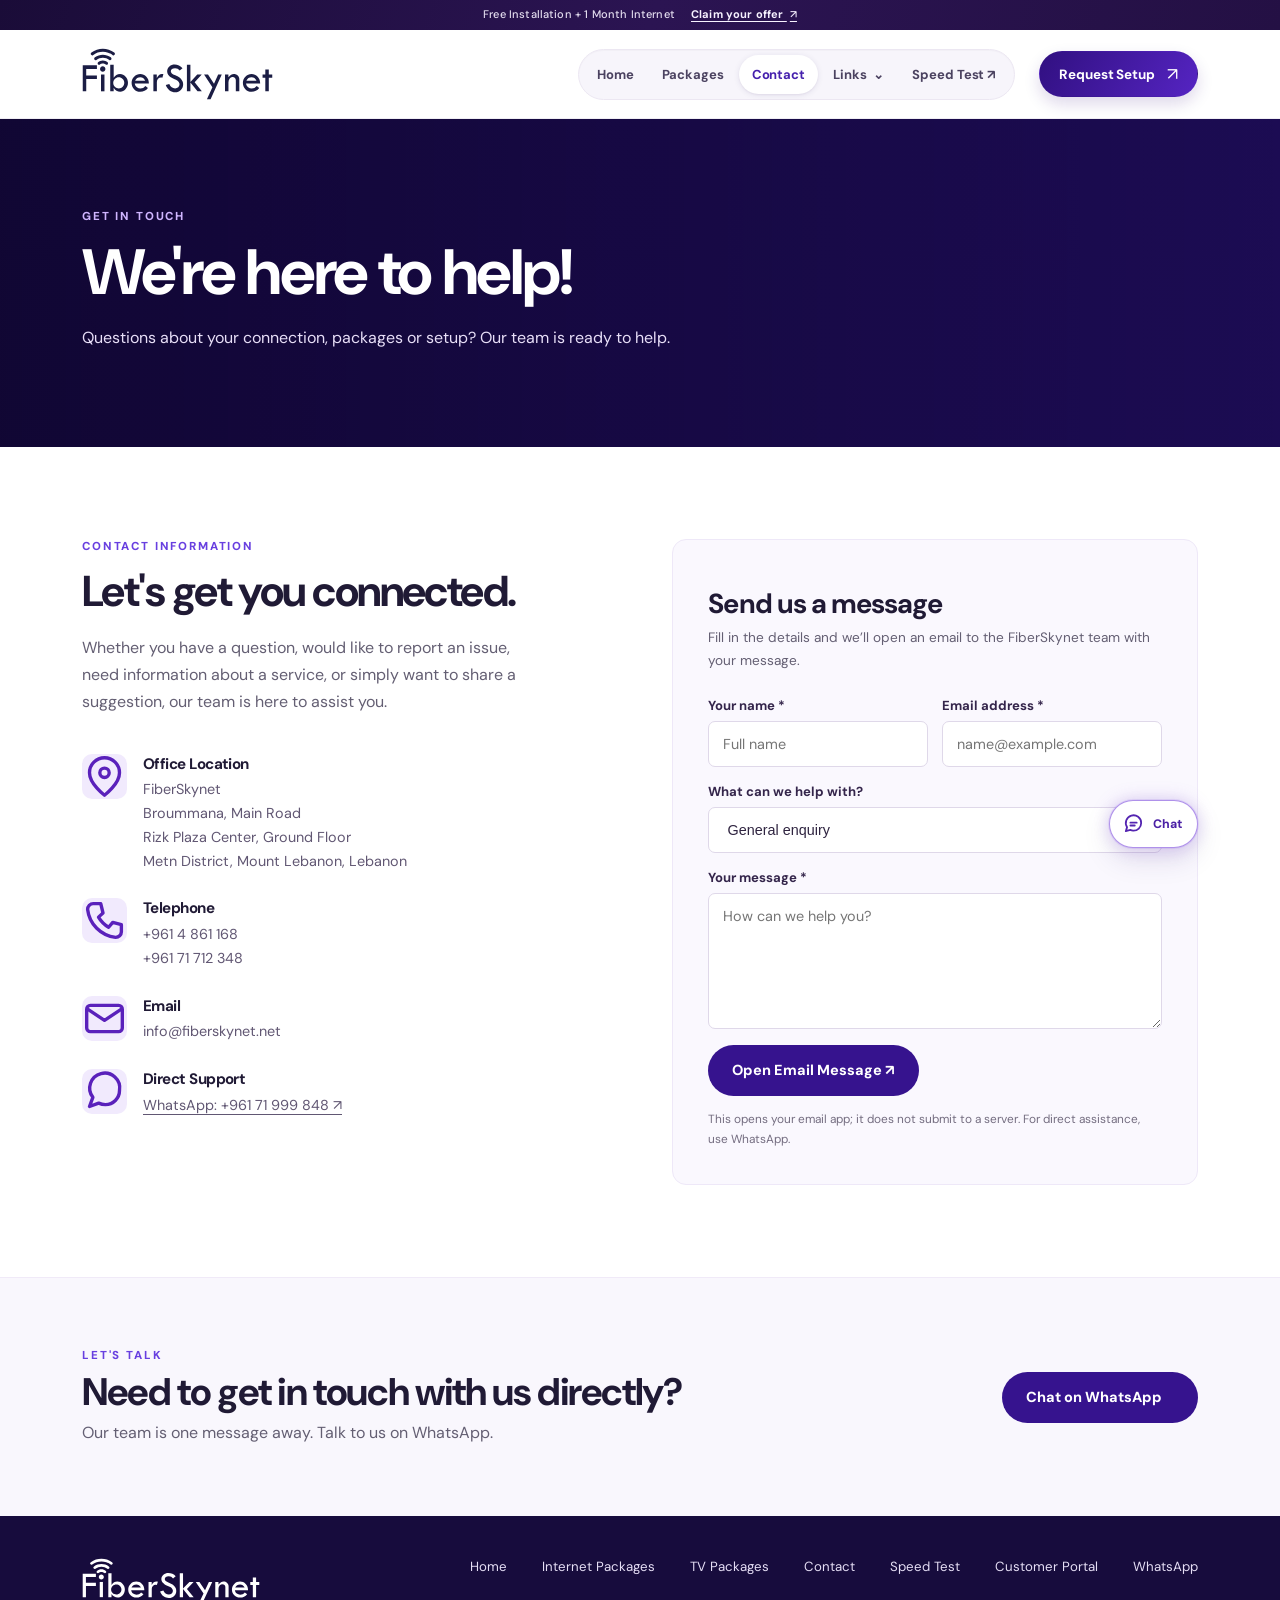
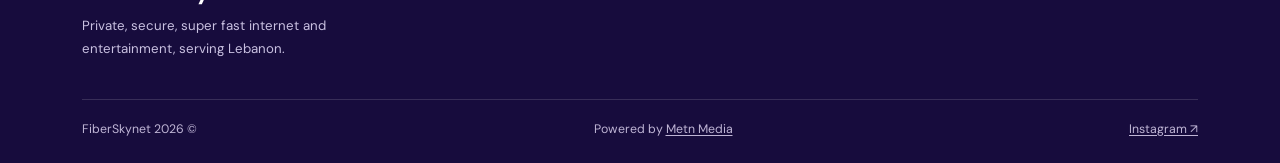
<file: contact/index.html>
<!doctype html><html lang="en"><head><meta charset="utf-8"><meta name="viewport" content="width=device-width,initial-scale=1"><meta name="theme-color" content="#36138e"><meta name="description" content="Contact FiberSkynet for internet packages, technical support, or installation in Lebanon."><title>Contact | FiberSkynet</title><link rel="icon" href="../assets/favicon.svg?v=36" type="image/svg+xml"><link rel="stylesheet" href="../styles.css"><link rel="stylesheet" href="../refinements.css?v=fsn-v11"><script src="../script.js" defer></script></head><body><div class="announce"><a href="https://wa.me/96171999848" target="_blank" rel="noopener noreferrer"><span class="announce-offer">Free Installation + 1 Month Internet</span><strong>Claim your offer <span aria-hidden="true">↗</span></strong></a></div>
<header class="site-header"><div class="wrap header-row">
<a class="brand" href="../" aria-label="FiberSkynet homepage"><img src="../assets/logo.svg" alt="FiberSkynet"></a>
<nav class="nav" id="main-navigation" aria-label="Main navigation"><a href="../" >Home</a><a href="../packages/" >Packages</a><a href="../contact/" aria-current="page">Contact</a><details class="services-dropdown"><summary>Links <span aria-hidden="true">⌄</span></summary><div class="services-dropdown-menu"><a href="https://portal.fiberskynet.net/" target="_blank" rel="noopener noreferrer">Portal ↗</a><a href="https://radius.fiberskynet.net/" target="_blank" rel="noopener noreferrer">Radius ↗</a><a href="https://mb.fiberskynet.net/" target="_blank" rel="noopener noreferrer">MB ↗</a><a href="https://fsn.rzsystem.com/" target="_blank" rel="noopener noreferrer">Internet Management System ↗</a></div></details><a href="https://fiberskynet.speedtestcustom.com/" target="_blank" rel="noopener noreferrer">Speed Test ↗</a></nav>
<div class="header-cta"><a class="btn btn-purple" href="https://wa.me/96171999848" target="_blank" rel="noopener noreferrer">Request Setup <span class="arrow">↗</span></a></div>
<button class="menu-toggle" type="button" aria-controls="main-navigation" aria-expanded="false" aria-label="Open menu"><svg viewBox="0 0 24 24" fill="none" stroke="currentColor" stroke-width="2" stroke-linecap="round"><path d="M4 7h16M4 12h16M4 17h16"/></svg></button>
</div></header><main id="main-content"><section class="inner-hero"><div class="wrap"><div class="eyebrow">GET IN TOUCH</div><h1>We're here to help!</h1><p>Questions about your connection, packages or setup? Our team is ready to help.</p></div></section><section class="contact-content"><div class="wrap contact-layout"><div><div class="eyebrow">CONTACT INFORMATION</div><h2>Let's get you connected.</h2><p class="intro">Whether you have a question, would like to report an issue, need information about a service, or simply want to share a suggestion, our team is here to assist you.</p><div class="contact-items"><div class="contact-item"><div class="ci-icon"><svg viewBox="0 0 24 24" aria-hidden="true" fill="none" stroke="currentColor" stroke-width="1.8" stroke-linecap="round" stroke-linejoin="round"><path d="M20 10c0 6-8 12-8 12S4 16 4 10a8 8 0 1 1 16 0Z"/><circle cx="12" cy="10" r="2.5"/></svg></div><div><h3>Office Location</h3><p>FiberSkynet<br>Broummana, Main Road<br>Rizk Plaza Center, Ground Floor<br>Metn District, Mount Lebanon, Lebanon</p></div></div><div class="contact-item"><div class="ci-icon"><svg viewBox="0 0 24 24" aria-hidden="true" fill="none" stroke="currentColor" stroke-width="1.8" stroke-linecap="round" stroke-linejoin="round"><path d="M6 3h4l1.2 5-2.4 2.2a15 15 0 0 0 5.4 5.4L16.4 13l4.6 1.2V18a3 3 0 0 1-3.1 3A17 17 0 0 1 3 6.1 3 3 0 0 1 6 3Z"/></svg></div><div><h3>Telephone</h3><a href="tel:+9614861168">+961 4 861 168</a><br><a href="tel:+96171712348">+961 71 712 348</a></div></div><div class="contact-item"><div class="ci-icon"><svg viewBox="0 0 24 24" aria-hidden="true" fill="none" stroke="currentColor" stroke-width="1.8" stroke-linecap="round" stroke-linejoin="round"><rect x="2.5" y="5" width="19" height="14" rx="2"/><path d="m3 7 9 6 9-6"/></svg></div><div><h3>Email</h3><a href="mailto:info@fiberskynet.net">info@fiberskynet.net</a></div></div><div class="contact-item"><div class="ci-icon"><svg viewBox="0 0 24 24" aria-hidden="true" fill="none" stroke="currentColor" stroke-width="1.8" stroke-linecap="round" stroke-linejoin="round"><path d="M20 11.5a7.5 7.5 0 0 1-7.5 7.5 9 9 0 0 1-3.6-.8L4 20l1.8-4.9A8 8 0 1 1 20 11.5Z"/></svg></div><div><h3>Direct Support</h3><a class="anchor-link" href="https://wa.me/96171999848" target="_blank" rel="noopener noreferrer">WhatsApp: +961 71 999 848 ↗</a></div></div></div></div><div class="form-card"><h2>Send us a message</h2><p>Fill in the details and we’ll open an email to the FiberSkynet team with your message.</p><form id="contact-form" novalidate><div class="form-row"><div class="field"><label for="name">Your name *</label><input id="name" name="name" required autocomplete="name" placeholder="Full name"></div><div class="field"><label for="email">Email address *</label><input id="email" name="email" required type="email" autocomplete="email" placeholder="name@example.com"></div></div><div class="field"><label for="subject">What can we help with?</label><select id="subject" name="subject"><option value="General enquiry">General enquiry</option><option value="Internet plans">Internet plans</option><option value="TV packages">TV packages</option><option value="Technical support">Technical support</option><option value="Installation">Installation</option></select></div><div class="field"><label for="message">Your message *</label><textarea id="message" name="message" required placeholder="How can we help you?"></textarea></div><button type="submit" class="btn btn-purple">Open Email Message ↗</button><p class="form-note" id="form-note" role="status">This opens your email app; it does not submit to a server. For direct assistance, use WhatsApp.</p></form></div></div></section><section class="contact-banner"><div class="wrap contact-inline"><div><div class="eyebrow">LET'S TALK</div><h2>Need to get in touch with us directly?</h2><p>Our team is one message away. Talk to us on WhatsApp.</p></div><a href="https://wa.me/96171999848" class="btn btn-purple" target="_blank" rel="noopener noreferrer">Chat on WhatsApp <svg viewBox="0 0 24 24" aria-hidden="true" fill="none" stroke="currentColor" stroke-width="1.8" stroke-linecap="round" stroke-linejoin="round"><path d="M5 12h14m-6-6 6 6-6 6"/></svg></a></div></section></main><footer class="footer"><div class="wrap"><div class="footer-main"><div class="footer-brand"><a href="../" aria-label="FiberSkynet home"><img src="../assets/logo-white.svg" alt="FiberSkynet"></a><p>Private, secure, super fast internet and entertainment, serving Lebanon.</p></div><nav class="footer-links" aria-label="Footer navigation"><a href="../">Home</a><a href="../packages/">Internet Packages</a><a href="../packages/#tv-packages">TV Packages</a><a href="../contact/">Contact</a><a href="https://fiberskynet.speedtestcustom.com/" target="_blank" rel="noopener noreferrer">Speed Test</a><a href="https://portal.fiberskynet.net/" target="_blank" rel="noopener noreferrer">Customer Portal</a><a href="https://wa.me/96171999848" target="_blank" rel="noopener noreferrer">WhatsApp</a></nav></div><div class="footer-bottom"><span>FiberSkynet 2026 ©</span><span>Powered by <a href="https://www.metnmedia.com/" target="_blank" rel="noopener noreferrer">Metn Media</a></span><a href="http://www.instagram.com/fiberskynet" target="_blank" rel="noopener noreferrer">Instagram ↗</a></div></div></footer></body></html>
</file>
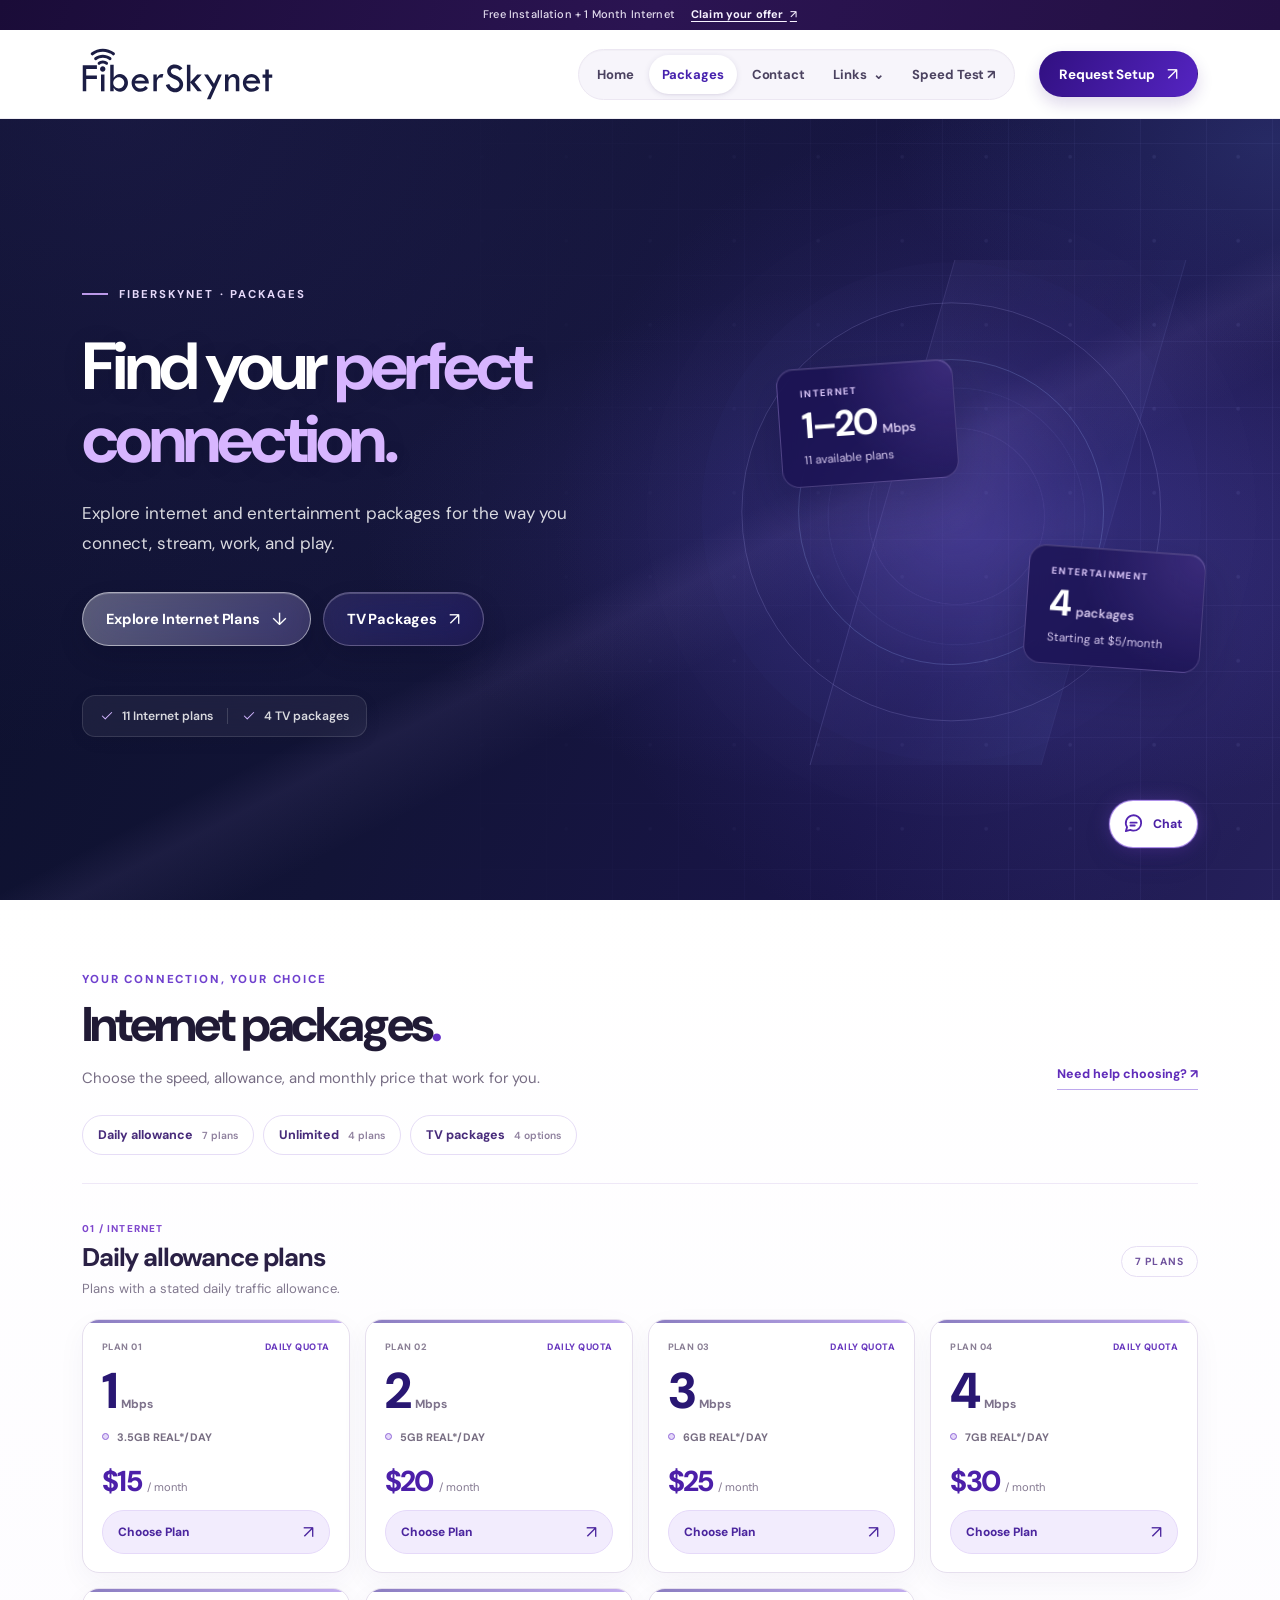
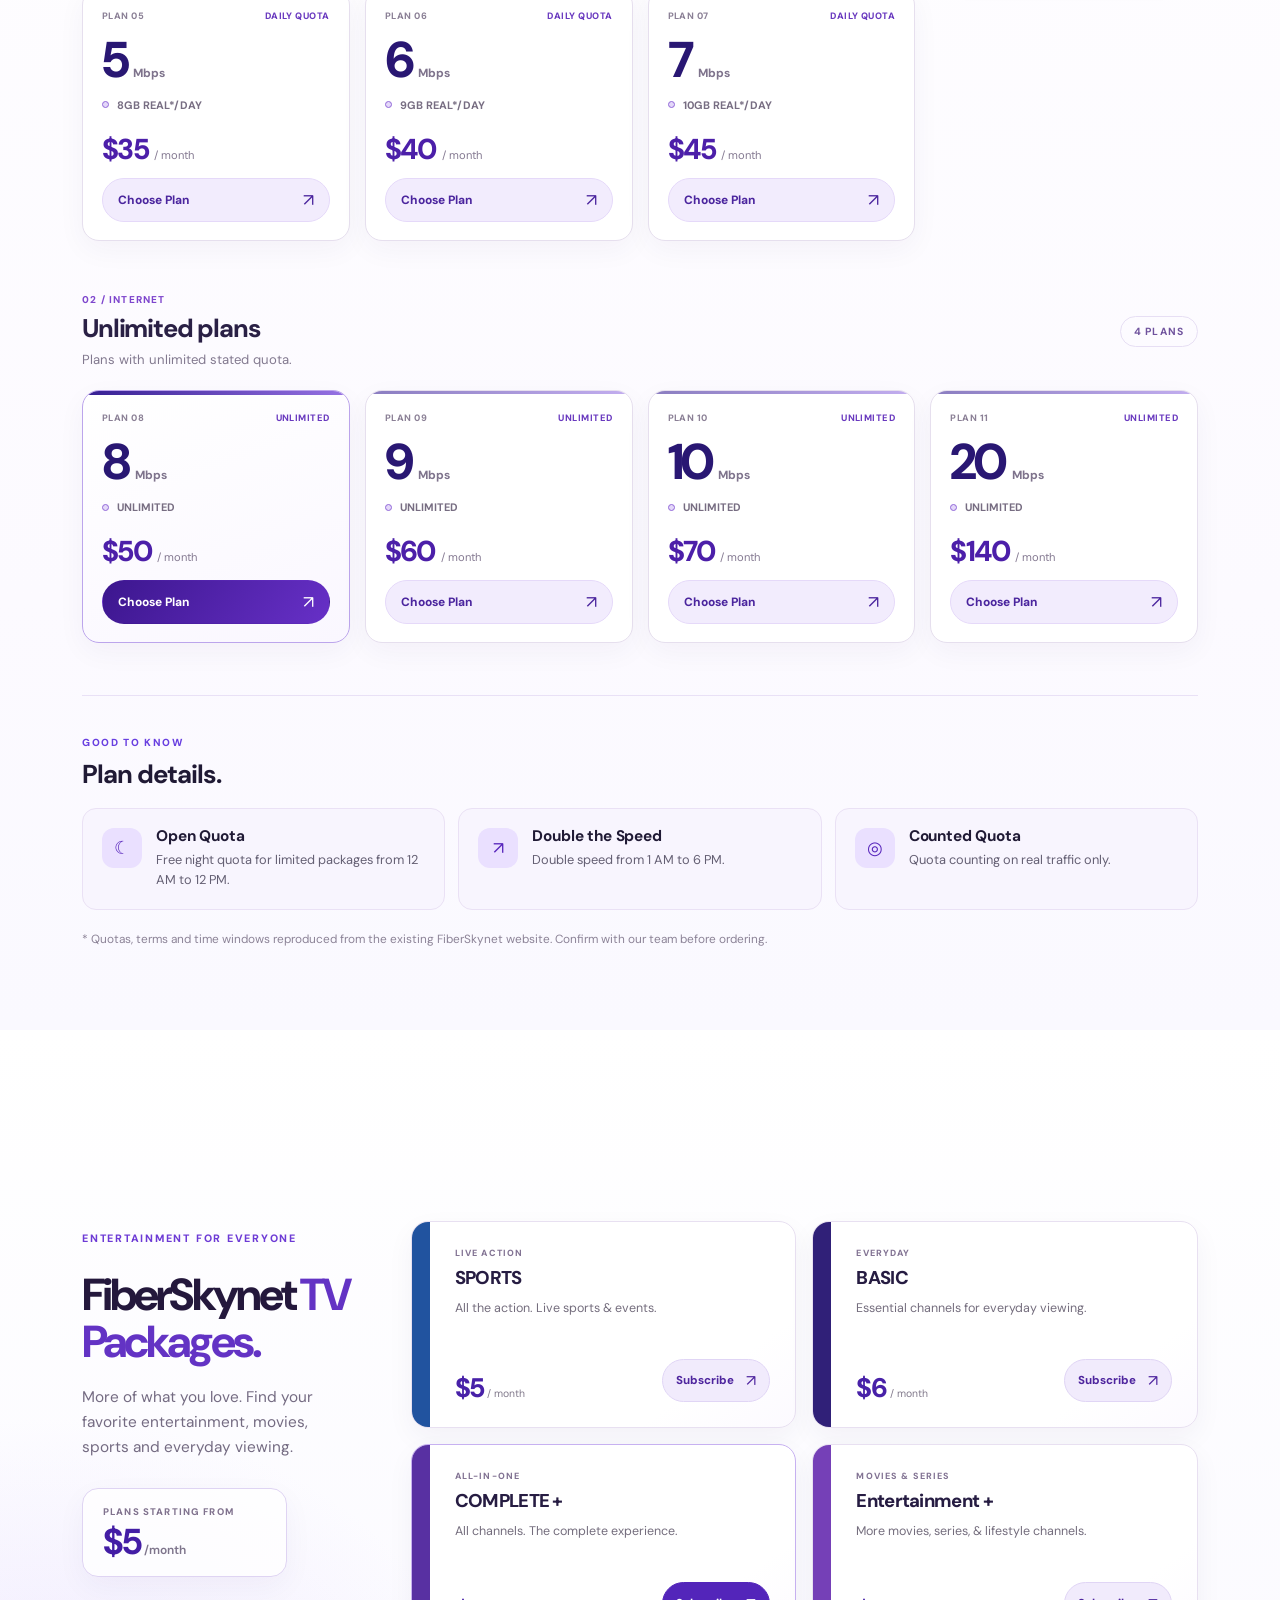
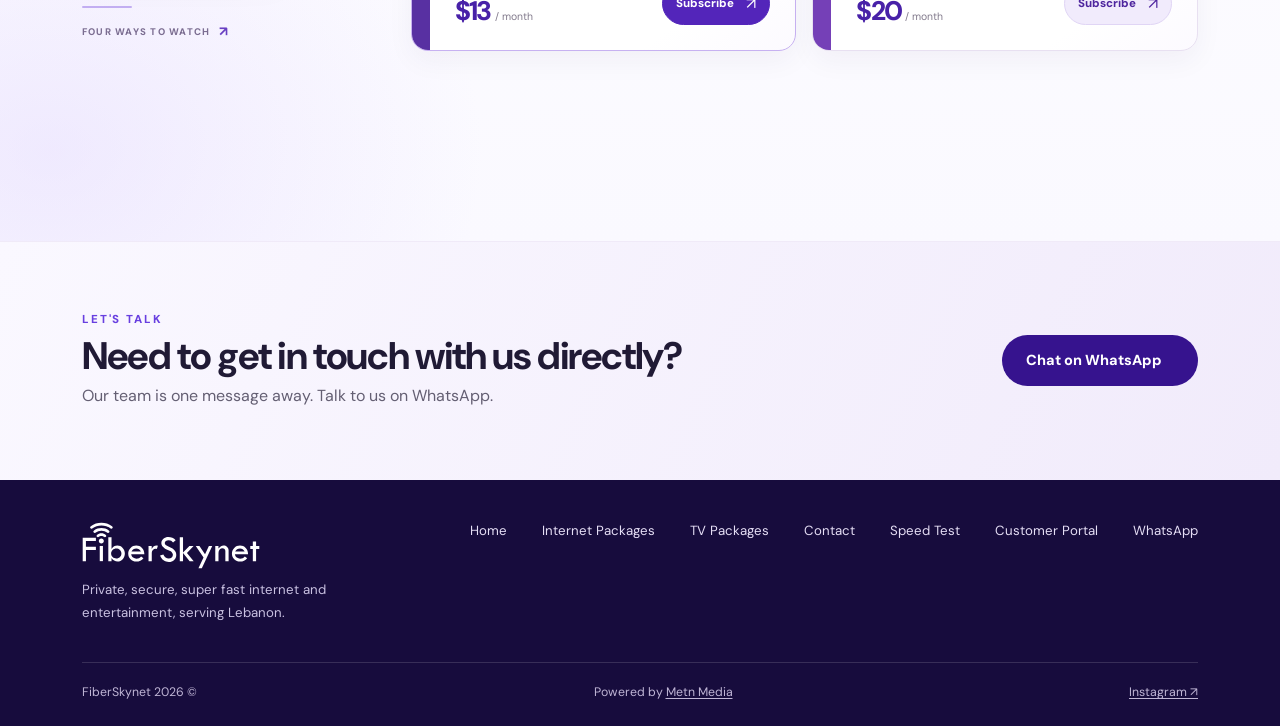
<file: packages/index.html>
<!doctype html><html lang="en"><head><meta charset="utf-8"><meta name="viewport" content="width=device-width,initial-scale=1"><meta name="theme-color" content="#36138e"><meta name="description" content="FiberSkynet internet packages from $15 per month and TV entertainment packages from $5 per month."><title>Packages | FiberSkynet</title><link rel="icon" href="../assets/favicon.svg?v=36" type="image/svg+xml"><link rel="stylesheet" href="../styles.css"><link rel="stylesheet" href="../refinements.css?v=fsn-v11"><link rel="stylesheet" href="./theme.css?v=31"><script src="../script.js" defer></script></head><body><div class="announce"><a href="https://wa.me/96171999848" target="_blank" rel="noopener noreferrer"><span class="announce-offer">Free Installation + 1 Month Internet</span><strong>Claim your offer <span aria-hidden="true">↗</span></strong></a></div>
<header class="site-header"><div class="wrap header-row">
<a class="brand" href="../" aria-label="FiberSkynet homepage"><img src="../assets/logo.svg" alt="FiberSkynet"></a>
<nav class="nav" id="main-navigation" aria-label="Main navigation"><a href="../" >Home</a><a href="../packages/" aria-current="page">Packages</a><a href="../contact/" >Contact</a><details class="services-dropdown"><summary>Links <span aria-hidden="true">⌄</span></summary><div class="services-dropdown-menu"><a href="https://portal.fiberskynet.net/" target="_blank" rel="noopener noreferrer">Portal ↗</a><a href="https://radius.fiberskynet.net/" target="_blank" rel="noopener noreferrer">Radius ↗</a><a href="https://mb.fiberskynet.net/" target="_blank" rel="noopener noreferrer">MB ↗</a><a href="https://fsn.rzsystem.com/" target="_blank" rel="noopener noreferrer">Internet Management System ↗</a></div></details><a href="https://fiberskynet.speedtestcustom.com/" target="_blank" rel="noopener noreferrer">Speed Test ↗</a></nav>
<div class="header-cta"><a class="btn btn-purple" href="https://wa.me/96171999848" target="_blank" rel="noopener noreferrer">Request Setup <span class="arrow">↗</span></a></div>
<button class="menu-toggle" type="button" aria-controls="main-navigation" aria-expanded="false" aria-label="Open menu"><svg viewBox="0 0 24 24" fill="none" stroke="currentColor" stroke-width="2" stroke-linecap="round"><path d="M4 7h16M4 12h16M4 17h16"/></svg></button>
</div></header><main id="main-content">
<section class="pkg-hero">
 <div class="wrap pkg-hero-layout">
  <div class="pkg-hero-copy">
   <div class="hero-label">FIBERSKYNET · PACKAGES</div>
   <h1>Find your <em>perfect connection.</em></h1>
   <p class="hero-lead">Explore internet and entertainment packages for the way you connect, stream, work, and play.</p>
   <div class="hero-actions pkg-hero-actions">
    <a class="btn btn-white" href="#internet-plans">Explore Internet Plans <span class="arrow" aria-hidden="true">↓</span></a>
    <a class="btn btn-ghost" href="#tv-packages">TV Packages <span class="arrow" aria-hidden="true">↗</span></a>
   </div>
   <div class="hero-meta pkg-hero-meta"><span><svg viewBox="0 0 24 24" aria-hidden="true" fill="none" stroke="currentColor" stroke-width="1.8" stroke-linecap="round" stroke-linejoin="round"><path d="m4 12 5 5L20 6"/></svg>11 Internet plans</span><span><svg viewBox="0 0 24 24" aria-hidden="true" fill="none" stroke="currentColor" stroke-width="1.8" stroke-linecap="round" stroke-linejoin="round"><path d="m4 12 5 5L20 6"/></svg>4 TV packages</span></div>
  </div>
  <div class="pkg-hero-art" aria-hidden="true">
   <div class="pkg-orbit pkg-orbit-one"></div><div class="pkg-orbit pkg-orbit-two"></div>
   <div class="pkg-glass pkg-glass-a"><span>INTERNET</span><strong>1–20 <small>Mbps</small></strong><small>11 available plans</small></div>
   <div class="pkg-glass pkg-glass-b"><span>ENTERTAINMENT</span><strong>4 <small>packages</small></strong><small>Starting at $5/month</small></div>
  </div>
 </div>
</section>
<section class="pkg-pricing" id="internet-plans">
 <div class="wrap">
  <header class="pkg-pricing-heading"><div><div class="eyebrow">YOUR CONNECTION, YOUR CHOICE</div><h2>Internet packages<span>.</span></h2><p>Choose the speed, allowance, and monthly price that work for you.</p></div>
  <a class="pkg-advice" href="https://wa.me/96171999848" target="_blank" rel="noopener noreferrer">Need help choosing? ↗</a></header>
  <nav class="pkg-jump" aria-label="Package categories"><a href="#daily-plans">Daily allowance <small>7 plans</small></a><a href="#unlimited-plans">Unlimited <small>4 plans</small></a><a href="#tv-packages">TV packages <small>4 options</small></a></nav>
  <section class="pkg-group" id="daily-plans"><div class="pkg-group-heading"><div><small>01 / INTERNET</small><h3>Daily allowance plans</h3><p>Plans with a stated daily traffic allowance.</p></div><b>7 PLANS</b></div>
  <div class="pkg-grid"><article class="pkg-plan">
  <div class="pkg-plan-top"><span>PLAN 01</span><span>DAILY QUOTA</span></div>
  <div class="pkg-plan-speed"><strong>1</strong><span>Mbps</span></div>
  <div class="pkg-plan-quota"><i aria-hidden="true"></i>3.5GB REAL*/DAY</div>
  <div class="pkg-plan-bottom">
    <div class="pkg-plan-price"><strong>$15</strong><small>/ month</small></div>
    <a class="pkg-plan-link" href="https://wa.me/96171999848" target="_blank" rel="noopener noreferrer" aria-label="Request 1 Mbps plan for $15 per month">Choose Plan <span aria-hidden="true">↗</span></a>
  </div>
</article>
<article class="pkg-plan">
  <div class="pkg-plan-top"><span>PLAN 02</span><span>DAILY QUOTA</span></div>
  <div class="pkg-plan-speed"><strong>2</strong><span>Mbps</span></div>
  <div class="pkg-plan-quota"><i aria-hidden="true"></i>5GB REAL*/DAY</div>
  <div class="pkg-plan-bottom">
    <div class="pkg-plan-price"><strong>$20</strong><small>/ month</small></div>
    <a class="pkg-plan-link" href="https://wa.me/96171999848" target="_blank" rel="noopener noreferrer" aria-label="Request 2 Mbps plan for $20 per month">Choose Plan <span aria-hidden="true">↗</span></a>
  </div>
</article>
<article class="pkg-plan">
  <div class="pkg-plan-top"><span>PLAN 03</span><span>DAILY QUOTA</span></div>
  <div class="pkg-plan-speed"><strong>3</strong><span>Mbps</span></div>
  <div class="pkg-plan-quota"><i aria-hidden="true"></i>6GB REAL*/DAY</div>
  <div class="pkg-plan-bottom">
    <div class="pkg-plan-price"><strong>$25</strong><small>/ month</small></div>
    <a class="pkg-plan-link" href="https://wa.me/96171999848" target="_blank" rel="noopener noreferrer" aria-label="Request 3 Mbps plan for $25 per month">Choose Plan <span aria-hidden="true">↗</span></a>
  </div>
</article>
<article class="pkg-plan">
  <div class="pkg-plan-top"><span>PLAN 04</span><span>DAILY QUOTA</span></div>
  <div class="pkg-plan-speed"><strong>4</strong><span>Mbps</span></div>
  <div class="pkg-plan-quota"><i aria-hidden="true"></i>7GB REAL*/DAY</div>
  <div class="pkg-plan-bottom">
    <div class="pkg-plan-price"><strong>$30</strong><small>/ month</small></div>
    <a class="pkg-plan-link" href="https://wa.me/96171999848" target="_blank" rel="noopener noreferrer" aria-label="Request 4 Mbps plan for $30 per month">Choose Plan <span aria-hidden="true">↗</span></a>
  </div>
</article>
<article class="pkg-plan">
  <div class="pkg-plan-top"><span>PLAN 05</span><span>DAILY QUOTA</span></div>
  <div class="pkg-plan-speed"><strong>5</strong><span>Mbps</span></div>
  <div class="pkg-plan-quota"><i aria-hidden="true"></i>8GB REAL*/DAY</div>
  <div class="pkg-plan-bottom">
    <div class="pkg-plan-price"><strong>$35</strong><small>/ month</small></div>
    <a class="pkg-plan-link" href="https://wa.me/96171999848" target="_blank" rel="noopener noreferrer" aria-label="Request 5 Mbps plan for $35 per month">Choose Plan <span aria-hidden="true">↗</span></a>
  </div>
</article>
<article class="pkg-plan">
  <div class="pkg-plan-top"><span>PLAN 06</span><span>DAILY QUOTA</span></div>
  <div class="pkg-plan-speed"><strong>6</strong><span>Mbps</span></div>
  <div class="pkg-plan-quota"><i aria-hidden="true"></i>9GB REAL*/DAY</div>
  <div class="pkg-plan-bottom">
    <div class="pkg-plan-price"><strong>$40</strong><small>/ month</small></div>
    <a class="pkg-plan-link" href="https://wa.me/96171999848" target="_blank" rel="noopener noreferrer" aria-label="Request 6 Mbps plan for $40 per month">Choose Plan <span aria-hidden="true">↗</span></a>
  </div>
</article>
<article class="pkg-plan">
  <div class="pkg-plan-top"><span>PLAN 07</span><span>DAILY QUOTA</span></div>
  <div class="pkg-plan-speed"><strong>7</strong><span>Mbps</span></div>
  <div class="pkg-plan-quota"><i aria-hidden="true"></i>10GB REAL*/DAY</div>
  <div class="pkg-plan-bottom">
    <div class="pkg-plan-price"><strong>$45</strong><small>/ month</small></div>
    <a class="pkg-plan-link" href="https://wa.me/96171999848" target="_blank" rel="noopener noreferrer" aria-label="Request 7 Mbps plan for $45 per month">Choose Plan <span aria-hidden="true">↗</span></a>
  </div>
</article></div></section>
  <section class="pkg-group" id="unlimited-plans"><div class="pkg-group-heading"><div><small>02 / INTERNET</small><h3>Unlimited plans</h3><p>Plans with unlimited stated quota.</p></div><b>4 PLANS</b></div>
  <div class="pkg-grid"><article class="pkg-plan pkg-plan-featured">
  <div class="pkg-plan-top"><span>PLAN 08</span><span>UNLIMITED</span></div>
  <div class="pkg-plan-speed"><strong>8</strong><span>Mbps</span></div>
  <div class="pkg-plan-quota"><i aria-hidden="true"></i>UNLIMITED</div>
  <div class="pkg-plan-bottom">
    <div class="pkg-plan-price"><strong>$50</strong><small>/ month</small></div>
    <a class="pkg-plan-link" href="https://wa.me/96171999848" target="_blank" rel="noopener noreferrer" aria-label="Request 8 Mbps plan for $50 per month">Choose Plan <span aria-hidden="true">↗</span></a>
  </div>
</article>
<article class="pkg-plan">
  <div class="pkg-plan-top"><span>PLAN 09</span><span>UNLIMITED</span></div>
  <div class="pkg-plan-speed"><strong>9</strong><span>Mbps</span></div>
  <div class="pkg-plan-quota"><i aria-hidden="true"></i>UNLIMITED</div>
  <div class="pkg-plan-bottom">
    <div class="pkg-plan-price"><strong>$60</strong><small>/ month</small></div>
    <a class="pkg-plan-link" href="https://wa.me/96171999848" target="_blank" rel="noopener noreferrer" aria-label="Request 9 Mbps plan for $60 per month">Choose Plan <span aria-hidden="true">↗</span></a>
  </div>
</article>
<article class="pkg-plan">
  <div class="pkg-plan-top"><span>PLAN 10</span><span>UNLIMITED</span></div>
  <div class="pkg-plan-speed"><strong>10</strong><span>Mbps</span></div>
  <div class="pkg-plan-quota"><i aria-hidden="true"></i>UNLIMITED</div>
  <div class="pkg-plan-bottom">
    <div class="pkg-plan-price"><strong>$70</strong><small>/ month</small></div>
    <a class="pkg-plan-link" href="https://wa.me/96171999848" target="_blank" rel="noopener noreferrer" aria-label="Request 10 Mbps plan for $70 per month">Choose Plan <span aria-hidden="true">↗</span></a>
  </div>
</article>
<article class="pkg-plan">
  <div class="pkg-plan-top"><span>PLAN 11</span><span>UNLIMITED</span></div>
  <div class="pkg-plan-speed"><strong>20</strong><span>Mbps</span></div>
  <div class="pkg-plan-quota"><i aria-hidden="true"></i>UNLIMITED</div>
  <div class="pkg-plan-bottom">
    <div class="pkg-plan-price"><strong>$140</strong><small>/ month</small></div>
    <a class="pkg-plan-link" href="https://wa.me/96171999848" target="_blank" rel="noopener noreferrer" aria-label="Request 20 Mbps plan for $140 per month">Choose Plan <span aria-hidden="true">↗</span></a>
  </div>
</article></div></section>
  <div class="pkg-terms-heading"><div class="eyebrow">GOOD TO KNOW</div><h3>Plan details.</h3></div>
  <div class="pkg-terms"><div class="terms-grid"><article class="term"><div class="term-icon">☾</div><div><h3>Open Quota</h3><p>Free night quota for limited packages from 12 AM to 12 PM.</p></div></article><article class="term"><div class="term-icon">↗</div><div><h3>Double the Speed</h3><p>Double speed from 1 AM to 6 PM.</p></div></article><article class="term"><div class="term-icon">◎</div><div><h3>Counted Quota</h3><p>Quota counting on real traffic only.</p></div></article></div><p class="pricing-note">* Quotas, terms and time windows reproduced from the existing FiberSkynet website. Confirm with our team before ordering.</p></div>
 </div>
</section>
<section class="section tvx-section" id="tv-packages" aria-labelledby="tv-packages-title">
  <div class="wrap tvx-layout">
    <div class="tvx-intro">
      <div class="eyebrow">ENTERTAINMENT FOR EVERYONE</div>
      <h2 id="tv-packages-title">FiberSkynet <span>TV Packages.</span></h2>
      <p>More of what you love. Find your favorite entertainment, movies, sports and everyday viewing.</p>
      <div class="tvx-price-note"><span>PLANS STARTING FROM</span><strong>$5<small> /month</small></strong></div>
      <div class="tvx-intro-divider" aria-hidden="true"></div>
      <span class="tvx-intro-extra">FOUR WAYS TO WATCH <span aria-hidden="true">↗</span></span>
    </div>
    <div class="tvx-grid">
<article class="tvx-card tvx-card--sports">
  <div class="tvx-art" aria-hidden="true"></div>
  <div class="tvx-card-main">
    <div class="tvx-card-title"><span>LIVE ACTION</span><h3>SPORTS</h3></div>
    <p>All the action. Live sports &amp; events.</p>
    <div class="tvx-card-bottom"><div class="tvx-card-price"><strong>$5</strong><small>/ month</small></div>
      <a class="tvx-card-link" href="https://wa.me/96171999848" target="_blank" rel="noopener noreferrer" aria-label="Subscribe to SPORTS">Subscribe <span aria-hidden="true">↗</span></a>
    </div>
  </div>
</article>
<article class="tvx-card tvx-card--basic">
  <div class="tvx-art" aria-hidden="true"></div>
  <div class="tvx-card-main">
    <div class="tvx-card-title"><span>EVERYDAY</span><h3>BASIC</h3></div>
    <p>Essential channels for everyday viewing.</p>
    <div class="tvx-card-bottom"><div class="tvx-card-price"><strong>$6</strong><small>/ month</small></div>
      <a class="tvx-card-link" href="https://wa.me/96171999848" target="_blank" rel="noopener noreferrer" aria-label="Subscribe to BASIC">Subscribe <span aria-hidden="true">↗</span></a>
    </div>
  </div>
</article>
<article class="tvx-card tvx-card--complete">
  <div class="tvx-art" aria-hidden="true"></div>
  <div class="tvx-card-main">
    <div class="tvx-card-title"><span>ALL-IN-ONE</span><h3>COMPLETE +</h3></div>
    <p>All channels. The complete experience.</p>
    <div class="tvx-card-bottom"><div class="tvx-card-price"><strong>$13</strong><small>/ month</small></div>
      <a class="tvx-card-link" href="https://wa.me/96171999848" target="_blank" rel="noopener noreferrer" aria-label="Subscribe to COMPLETE +">Subscribe <span aria-hidden="true">↗</span></a>
    </div>
  </div>
</article>
<article class="tvx-card tvx-card--ent">
  <div class="tvx-art" aria-hidden="true"></div>
  <div class="tvx-card-main">
    <div class="tvx-card-title"><span>MOVIES & SERIES</span><h3>Entertainment +</h3></div>
    <p>More movies, series, &amp; lifestyle channels.</p>
    <div class="tvx-card-bottom"><div class="tvx-card-price"><strong>$20</strong><small>/ month</small></div>
      <a class="tvx-card-link" href="https://wa.me/96171999848" target="_blank" rel="noopener noreferrer" aria-label="Subscribe to Entertainment +">Subscribe <span aria-hidden="true">↗</span></a>
    </div>
  </div>
</article>
</div>
  </div>
</section><section class="contact-banner pkg-last-cta"><div class="wrap contact-inline"><div><div class="eyebrow">LET'S TALK</div><h2>Need to get in touch with us directly?</h2><p>Our team is one message away. Talk to us on WhatsApp.</p></div><a href="https://wa.me/96171999848" class="btn btn-purple" target="_blank" rel="noopener noreferrer">Chat on WhatsApp <svg viewBox="0 0 24 24" aria-hidden="true" fill="none" stroke="currentColor" stroke-width="1.8" stroke-linecap="round" stroke-linejoin="round"><path d="M5 12h14m-6-6 6 6-6 6"/></svg></a></div></section></main><footer class="footer"><div class="wrap"><div class="footer-main"><div class="footer-brand"><a href="../" aria-label="FiberSkynet home"><img src="../assets/logo-white.svg" alt="FiberSkynet"></a><p>Private, secure, super fast internet and entertainment, serving Lebanon.</p></div><nav class="footer-links" aria-label="Footer navigation"><a href="../">Home</a><a href="../packages/">Internet Packages</a><a href="../packages/#tv-packages">TV Packages</a><a href="../contact/">Contact</a><a href="https://fiberskynet.speedtestcustom.com/" target="_blank" rel="noopener noreferrer">Speed Test</a><a href="https://portal.fiberskynet.net/" target="_blank" rel="noopener noreferrer">Customer Portal</a><a href="https://wa.me/96171999848" target="_blank" rel="noopener noreferrer">WhatsApp</a></nav></div><div class="footer-bottom"><span>FiberSkynet 2026 ©</span><span>Powered by <a href="https://www.metnmedia.com/" target="_blank" rel="noopener noreferrer">Metn Media</a></span><a href="http://www.instagram.com/fiberskynet" target="_blank" rel="noopener noreferrer">Instagram ↗</a></div></div></footer><script>
/* Keep the Packages hero exactly as tall as the usable screen below both bars. */
(()=>{
  const announcement=document.querySelector('.announce');
  const navigation=document.querySelector('.site-header');
  if(!announcement||!navigation)return;
  const update=()=>{
    const topHeight=Math.ceil(announcement.getBoundingClientRect().height+navigation.getBoundingClientRect().height);
    document.documentElement.style.setProperty('--pkg-header-stack',topHeight+'px');
  };
  update();
  if('ResizeObserver' in window){
    const observer=new ResizeObserver(update);
    observer.observe(announcement);
    observer.observe(navigation);
  }
  window.addEventListener('resize',update,{passive:true});
})();
</script></body></html>
</file>
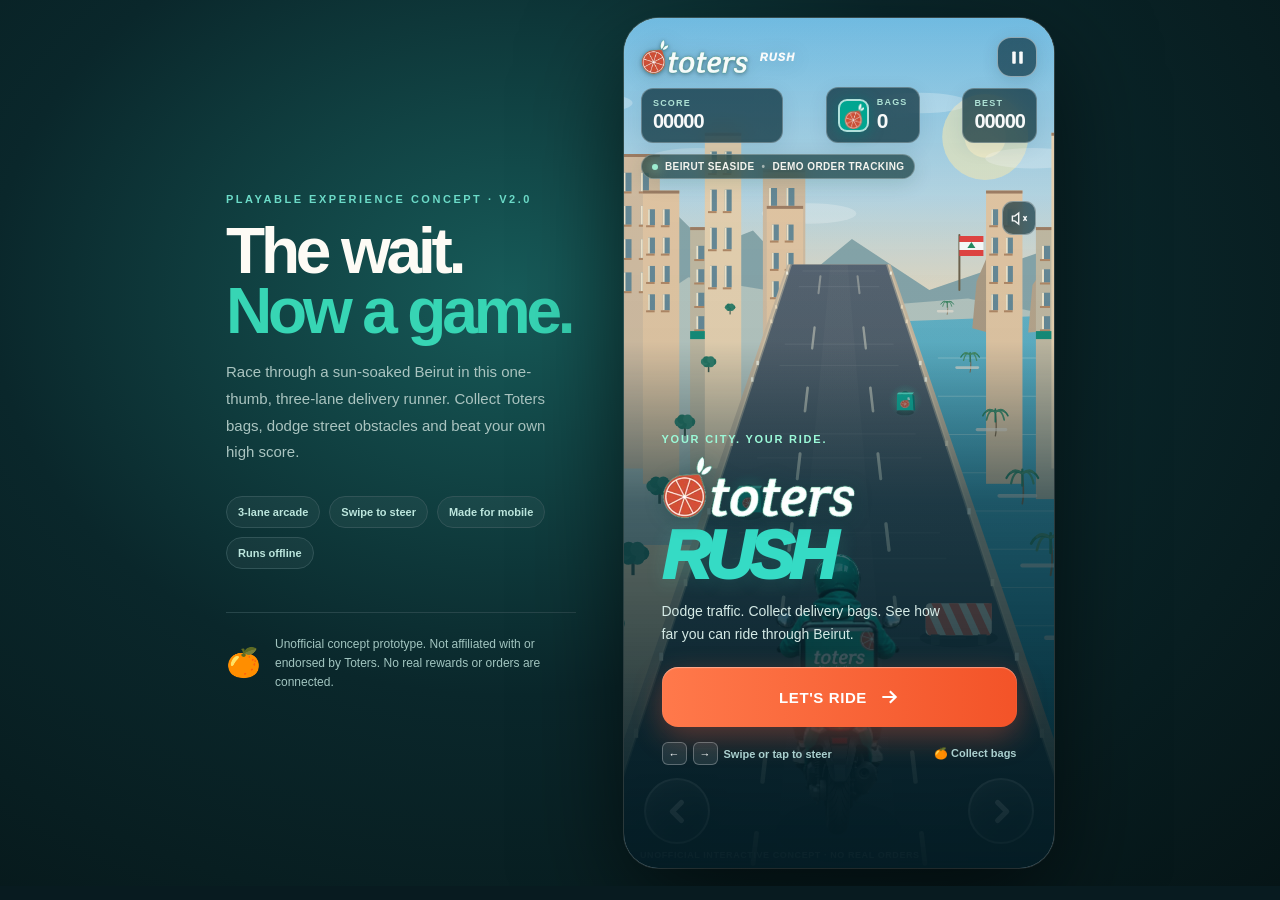
<file: toters-rush/index.html>
<!DOCTYPE html>
<html lang="en">
<head>
<meta charset="utf-8"/>
<meta name="viewport" content="width=device-width, initial-scale=1, viewport-fit=cover, maximum-scale=1, user-scalable=no"/>
<meta name="theme-color" content="#082f31"/>
<meta name="apple-mobile-web-app-capable" content="yes"/>
<title>Toters Rush — Playable Concept</title>
<style>
:root{--teal:#00a58e;--deep:#052e32;--orange:#ff693b;--white:#fdfbf5;--ink:#15272a}
*{box-sizing:border-box}html,body{margin:0;min-height:100%;overflow:hidden;background:#081b20;color:var(--white);font-family:Inter,-apple-system,BlinkMacSystemFont,"Segoe UI",sans-serif;-webkit-tap-highlight-color:transparent}button{font:inherit;cursor:pointer;touch-action:manipulation}button:focus-visible{outline:3px solid #fff;outline-offset:4px}
body{display:flex;justify-content:center;align-items:center;background:radial-gradient(ellipse at 40% 33%,#175b59 0,#0a272b 48%,#061517 100%)}
.layout{width:100%;display:flex;align-items:center;justify-content:center;gap:48px;padding:18px}
.info{width:350px;flex-shrink:0;max-width:40vw;align-self:center}.eyebrow{font-size:11px;letter-spacing:.23em;text-transform:uppercase;font-weight:800;color:#6cdbc8}.info h1{font-size:clamp(46px,5vw,72px);letter-spacing:-.065em;line-height:.93;margin:17px 0 18px;font-weight:900}.info h1 em{color:#37d5b4;font-style:normal}.info p{font-size:15px;line-height:1.78;color:#aac4c0;max-width:330px}.info .tags{display:flex;flex-wrap:wrap;gap:9px;margin-top:30px}.chip{border:1px solid #315457;background:#ffffff0b;padding:9px 11px;border-radius:999px;color:#bce6dd;font-weight:700;font-size:11px}.spec{margin-top:43px;border-top:1px solid #27464a;padding-top:22px;display:flex;align-items:center;gap:14px;color:#a2c5c0;font-size:12px;line-height:1.6}.spec span{font-size:28px}
.phone{position:relative;width:min(430px,100vw);height:min(850px,calc(100dvh - 28px));aspect-ratio:430/850;max-height:880px;overflow:hidden;border-radius:35px;flex-shrink:0;background:#acdcea;box-shadow:0 34px 100px #0009,0 0 0 1px #ffffff35, inset 0 0 0 1px #ffffff1e;isolation:isolate;touch-action:none;user-select:none;-webkit-user-select:none}
#stage{width:100%;height:100%;display:block;touch-action:none}
.hud{position:absolute;z-index:8;inset:0 0 auto;pointer-events:none;padding:calc(19px + env(safe-area-inset-top)*.25) 17px 0;display:flex;flex-direction:column;gap:10px}.hudtop{display:flex;align-items:center;justify-content:space-between;gap:9px}.brand{display:flex;align-items:center;gap:7px;filter:drop-shadow(0 2px 9px #092e3c30)}.mark{width:28px;height:28px;display:grid;place-items:center;background:var(--orange);border-radius:50%;font-size:26px;font-weight:900;line-height:1;color:#fff}.brandname{font-size:24px;font-weight:900;letter-spacing:-.065em;color:#fff;text-shadow:0 1px 3px #072d395c}.brandname b{font-size:10px;letter-spacing:.16em;color:#ffffffc6;font-style:italic;margin-left:5px}.pausebtn{pointer-events:auto;border:1px solid #ffffff7a;background:#092d38a9;backdrop-filter:blur(12px);border-radius:14px;width:40px;height:40px;color:#fff;display:grid;place-items:center;box-shadow:0 4px 16px #08354225}.pausebtn svg{width:21px;height:21px;fill:#fff}.stats{display:flex;justify-content:space-between;gap:7px;align-items:center}.status{padding:9px 11px;border-radius:12px;color:#fff;background:#092d38b8;backdrop-filter:blur(12px);border:1px solid #ffffff46;box-shadow:0 5px 19px #12435918}.status small{display:block;font-size:9px;font-weight:800;letter-spacing:.13em;color:#b3e6d9;margin-bottom:2px}.status strong{display:block;font-size:20px;font-variant-numeric:tabular-nums;letter-spacing:-.05em}.scoreBox{flex:1;max-width:142px}.bagbox{display:flex;gap:8px;align-items:center}.bagIcon{width:31px;height:33px;display:grid;place-items:center;background:#00a994;border-radius:9px;border:2px solid #ffffffb6;box-shadow:0 2px 14px #007e76a2;font-size:20px;color:#fff;font-weight:900}.bagbox strong{font-size:21px}.order{display:flex;align-items:center;gap:7px;margin-top:1px;width:max-content;max-width:100%;padding:6px 10px;border-radius:100px;background:#0a3130a6;border:1px solid #ffffff4a;backdrop-filter:blur(8px);box-shadow:0 4px 20px #09402c26;font-size:10px;font-weight:800;letter-spacing:.04em}.order .dot{width:6px;height:6px;border-radius:50%;background:#a3f3d6;box-shadow:0 0 12px #adffda}
.controls{position:absolute;z-index:10;bottom:calc(24px + env(safe-area-inset-bottom));width:100%;display:flex;justify-content:space-between;padding:0 20px;pointer-events:none}.control{pointer-events:auto;width:66px;height:66px;display:grid;place-items:center;border-radius:50%;background:linear-gradient(140deg,#ffffff3a,#092d3699);border:2px solid #ffffff98;box-shadow:0 4px 20px #06272a6a, inset 0 0 14px #ffffff24;backdrop-filter:blur(7px);color:white;transition:transform .1s,background .12s}.control:active{transform:scale(.9);background:#0aa48dae}.control svg{width:31px;height:31px;fill:none;stroke:#fff;stroke-width:4;stroke-linecap:round;stroke-linejoin:round}
.notice{position:absolute;z-index:8;left:50%;top:24%;transform:translateX(-50%) translateY(0);border-radius:30px;background:#082e36b9;border:1px solid #ffffff50;padding:9px 15px;font-size:12px;font-weight:900;white-space:nowrap;pointer-events:none;opacity:0;transition:opacity .2s;backdrop-filter:blur(7px)}.notice.show{opacity:1}
.screen{position:absolute;inset:0;z-index:15;display:flex;align-items:flex-end;justify-content:center;background:linear-gradient(180deg,#073c3906 7%,#073b3b10 38%,#082b37a8 57%,#041c24f8 100%);padding:0 21px calc(103px + env(safe-area-inset-bottom))}.screen.hidden{display:none}.sheet{width:100%;max-width:355px;text-align:left;animation:up .35s ease-out both}@keyframes up{from{transform:translateY(18px);opacity:0}to{transform:translateY(0);opacity:1}}.introTag{font-size:11px;letter-spacing:.16em;font-weight:900;color:#9bf9d8}.title{font-size:68px;line-height:.79;letter-spacing:-.083em;margin:12px 0 18px;font-weight:1000;font-style:italic;text-transform:uppercase;text-shadow:0 5px 1px #02232b2d}.title span{display:block;color:#fff}.title em{display:block;color:#35dbc5;font-style:italic;text-shadow:0 4px 20px #4ff7d122}.description{font-size:14px;color:#d5eae6;line-height:1.6;max-width:285px;margin:0 0 22px}.bigBtn{border:none;border-radius:16px;min-height:60px;width:100%;background:linear-gradient(90deg,#ff794b,#f35328);color:#fff;box-shadow:0 10px 30px #ff5c3c55,inset 0 1px 1px #ffffff65;font-size:15px;font-weight:900;letter-spacing:.04em;display:flex;align-items:center;justify-content:center;gap:12px;transition:transform .12s}.bigBtn:active{transform:scale(.98)}.bigBtn svg{width:20px;height:20px;fill:none;stroke:currentColor;stroke-width:2.6}.miniInstructions{display:flex;align-items:center;justify-content:space-between;margin-top:15px;gap:8px;font-size:11px;font-weight:700;color:#abd0cf}.miniInstructions span{display:flex;align-items:center;gap:6px}.keycap{min-width:25px;height:23px;padding:4px;border-radius:6px;border:1px solid #ffffff45;background:#ffffff17;display:grid;place-items:center;color:#fff}
.over{padding-bottom:calc(110px + env(safe-area-inset-bottom));background:linear-gradient(180deg,#061d2455 0%,#051c26aa 33%,#031e25f9 72%)}.over .sheet{text-align:center}.over .title{font-size:58px}.medal{display:inline-grid;place-items:center;width:58px;height:58px;border-radius:19px;background:#14b3a2;border:1px solid #ffffff94;font-size:27px;box-shadow:0 14px 40px #00a58e5a}.finalstats{display:flex;gap:10px;margin:25px 0 18px}.finalstats>div{background:#ffffff13;border:1px solid #ffffff28;border-radius:14px;flex:1;padding:12px 8px}.finalstats small{font-weight:800;font-size:10px;letter-spacing:.13em;color:#a6d7cf}.finalstats strong{display:block;margin-top:4px;font-size:29px;letter-spacing:-.06em}.secondary{margin-top:12px;background:transparent;border:1px solid #c0d9db7a;color:#fff;width:100%;height:45px;border-radius:12px;font-weight:800;font-size:12px}
.sound{position:absolute;right:18px;top:183px;z-index:9;width:34px;height:34px;border-radius:11px;border:1px solid #ffffff64;background:#092d38a9;backdrop-filter:blur(6px);color:#fff;display:grid;place-items:center;pointer-events:auto}.sound svg{width:19px;height:19px;fill:none;stroke:#fff;stroke-width:1.8}
.demo{position:absolute;left:16px;bottom:8px;font-size:9px;letter-spacing:.065em;color:#ffffffb1;font-weight:700;pointer-events:none;z-index:11}
@media(max-width:880px){.layout{padding:0}.info{display:none}.phone{width:100vw;height:100dvh;max-height:none;max-width:none;border-radius:0;box-shadow:none;aspect-ratio:auto}}
@media(max-height:680px){.screen{padding-bottom:90px}.title{font-size:56px}.description{margin-bottom:13px}.bigBtn{min-height:48px}.miniInstructions{margin-top:10px}.controls{bottom:15px}.control{width:56px;height:56px}.hud{padding-top:13px}.sound{top:175px}}

/* Exact Toters marks are embedded as transparent raster extracts of the supplied brand reference. */
.brandimg{height:36px;width:auto;max-width:122px;object-fit:contain;filter:drop-shadow(0 1px 2px #001b1a66)}
.brandrush{font-size:11px;font-style:italic;font-weight:1000;letter-spacing:.10em;color:#fff;margin-left:1px}
.bagIcon{padding:2px;overflow:hidden}
.fruitimg{width:24px;height:26px;object-fit:contain;display:block}
.startlogo{display:block;width:200px;height:auto;max-width:85%;margin:10px 0 -2px;filter:drop-shadow(0 2px 9px #063e3850)}
.screen .title:has(+ .description){margin-top:11px}
</style>
</head>
<body>
<div class="layout">
<aside class="info"><div class="eyebrow">Playable experience concept · v2.0</div><h1>The wait.<br><em>Now a game.</em></h1><p>Race through a sun-soaked Beirut in this one-thumb, three-lane delivery runner. Collect Toters bags, dodge street obstacles and beat your own high score.</p><div class="tags"><span class="chip">3-lane arcade</span><span class="chip">Swipe to steer</span><span class="chip">Made for mobile</span><span class="chip">Runs offline</span></div><div class="spec"><span>🍊</span>Unofficial concept prototype. Not affiliated with or endorsed by Toters. No real rewards or orders are connected.</div></aside>
<main class="phone" id="phone" aria-label="Playable Toters Rush delivery motorcycle game">
<canvas id="stage" aria-label="Beirut road, obstacles and Toters motorcycle rider"></canvas>
<div class="hud">
<div class="hudtop"><div class="brand"><img class="brandimg" src="[data-uri]" alt="Toters"/><span class="brandrush">RUSH</span></div><button class="pausebtn" id="pauseBtn" aria-label="Pause or resume game"><svg viewBox="0 0 24 24" id="pauseIcon"><rect x="6" y="5" width="4" height="14" rx="1"></rect><rect x="14" y="5" width="4" height="14" rx="1"></rect></svg></button></div>
<div class="stats"><div class="status scoreBox"><small>SCORE</small><strong id="score">00000</strong></div><div class="status bagbox"><div class="bagIcon"><img class="fruitimg" src="[data-uri]" alt=""/></div><div><small>BAGS</small><strong id="bags">0</strong></div></div><div class="status"><small>BEST</small><strong id="best">00000</strong></div></div>
<div class="order"><span class="dot"></span> BEIRUT SEASIDE <span style="opacity:.55">•</span> DEMO ORDER TRACKING</div>
</div>
<button class="sound" id="soundBtn" aria-label="Toggle game sound" title="Sound off"><svg id="soundSvg" viewBox="0 0 24 24"><path d="M11 5 6 9H3v6h3l5 4V5Z"/><path d="m17 9 4 6m0-6-4 6"/></svg></button>
<div class="notice" id="toast">+50 BAG COLLECTED!</div>
<div class="controls" id="controls"><button class="control" id="leftBtn" aria-label="Steer left"><svg viewBox="0 0 24 24"><path d="m15 5-7 7 7 7"/></svg></button><button class="control" id="rightBtn" aria-label="Steer right"><svg viewBox="0 0 24 24"><path d="m9 5 7 7-7 7"/></svg></button></div>
<div class="screen" id="startScreen"><div class="sheet"><div class="introTag">YOUR CITY. YOUR RIDE.</div><img class="startlogo" src="[data-uri]" alt="Toters"/><div class="title"><em>RUSH</em></div><p class="description">Dodge traffic. Collect delivery bags. See how far you can ride through Beirut.</p><button class="bigBtn" id="playBtn">LET'S RIDE <svg viewBox="0 0 24 24"><path d="M4 12h16m-7-7 7 7-7 7"/></svg></button><div class="miniInstructions"><span><b class="keycap">←</b><b class="keycap">→</b> Swipe or tap to steer</span><span>🍊 Collect bags</span></div></div></div>
<div class="screen over hidden" id="gameOver"><div class="sheet"><div class="medal" id="medal">🏁</div><div class="introTag" style="margin-top:14px" id="resultLabel">ROUTE COMPLETE</div><div class="title" style="margin:10px 0 0"><span>GAME</span><em>OVER</em></div><div class="finalstats"><div><small>YOUR SCORE</small><strong id="finalScore">0</strong></div><div><small>BEST SCORE</small><strong id="finalBest">0</strong></div><div><small>BAGS</small><strong id="finalBags">0</strong></div></div><button class="bigBtn" id="againBtn">RIDE AGAIN <svg viewBox="0 0 24 24"><path d="M4 12h16m-7-7 7 7-7 7"/></svg></button><button class="secondary" id="homeBtn">BACK TO START</button></div></div>
<div class="screen over hidden" id="pauseScreen"><div class="sheet" style="text-align:center"><div class="medal">⏸</div><div class="introTag" style="margin-top:18px">TAKE A BREATHER</div><div class="title" style="font-size:56px"><span>PAUSED</span></div><p class="description" style="margin:15px auto 23px;text-align:center">Your delivery adventure is on hold.</p><button class="bigBtn" id="resumeBtn">RESUME RIDE <svg viewBox="0 0 24 24"><path d="M4 12h16m-7-7 7 7-7 7"/></svg></button></div></div>
<div class="demo">UNOFFICIAL INTERACTIVE CONCEPT · NO REAL ORDERS</div>
</main></div>
<script>
'use strict';
const RIDER_URI='[data-uri]';
const phone=document.getElementById('phone'),canvas=document.getElementById('stage'),ctx=canvas.getContext('2d',{alpha:false});
const el=id=>document.getElementById(id);
const rider=new Image();rider.src=RIDER_URI; const fruitIcon=new Image();fruitIcon.src='[data-uri]';
let W=430,H=850,dpr=1,mode='ready',last=0,elapsed=0,score=0,bags=0,speed=.27,spawnDelay=1.4,scroll=0,objects=[],particles=[],flyTexts=[],lane=1,playerX=215,lean=0,shake=0,flash=0,toastTimer=0,soundOn=false,audioCtx=null,high=0,seenNewBest=false;
try{high=Math.max(0,parseInt(localStorage.getItem('totersrush_best_1')||'0',10)||0)}catch(e){}
const rand=(a,b)=>a+Math.random()*(b-a),clamp=(n,a,b)=>Math.max(a,Math.min(b,n));
function rounded(x,y,w,h,r){ctx.beginPath();ctx.roundRect(x,y,w,h,Math.max(0,Math.min(r,w/2,h/2)))}
function poly(points,fill,stroke,lw=1){ctx.beginPath();ctx.moveTo(points[0][0],points[0][1]);for(let i=1;i<points.length;i++)ctx.lineTo(points[i][0],points[i][1]);ctx.closePath();if(fill){ctx.fillStyle=fill;ctx.fill()}if(stroke){ctx.strokeStyle=stroke;ctx.lineWidth=lw;ctx.stroke()}}
function circle(x,y,r,color){ctx.beginPath();ctx.arc(x,y,Math.max(.1,r),0,Math.PI*2);ctx.fillStyle=color;ctx.fill()}
function resize(){const b=phone.getBoundingClientRect();W=b.width;H=b.height;dpr=Math.min(2,window.devicePixelRatio||1);canvas.width=Math.ceil(W*dpr);canvas.height=Math.ceil(H*dpr);ctx.setTransform(dpr,0,0,dpr,0,0);playerX=laneCenter(lane,.79)}
window.addEventListener('resize',resize,{passive:true});resize();
function playTone(freq=440,dur=.12,type='sine',gain=.045){if(!soundOn)return;try{audioCtx=audioCtx||new (window.AudioContext||window.webkitAudioContext)();if(audioCtx.state==='suspended')audioCtx.resume();const o=audioCtx.createOscillator(),g=audioCtx.createGain();o.type=type;o.frequency.setValueAtTime(freq,audioCtx.currentTime);o.frequency.exponentialRampToValueAtTime(Math.max(80,freq*.58),audioCtx.currentTime+dur);g.gain.setValueAtTime(gain,audioCtx.currentTime);g.gain.exponentialRampToValueAtTime(.001,audioCtx.currentTime+dur);o.connect(g).connect(audioCtx.destination);o.start();o.stop(audioCtx.currentTime+dur)}catch(e){}}
function soundIcon(){el('soundSvg').innerHTML=soundOn?'<path d="M11 5 6 9H3v6h3l5 4V5Z"/><path d="M16 9c1.5 1.4 1.5 4.6 0 6M19 6c3.3 3.3 3.3 8.7 0 12"/>':'<path d="M11 5 6 9H3v6h3l5 4V5Z"/><path d="m17 9 4 6m0-6-4 6"/>'}
el('soundBtn').addEventListener('click',()=>{soundOn=!soundOn;soundIcon();el('soundBtn').title='Sound '+(soundOn?'on':'off');playTone(600,.08)});
function laneCenter(index,p){const half=W*(.12+.49*p);return W*.5+(index-1)*half*2/3}
function project(z){const p=clamp(Math.pow(Math.max(0,z),1.2),0,1.2);return{p,y:H*(.29+.72*p),half:W*(.12+.49*p)}}
function startGame(){mode='play';el('startScreen').classList.add('hidden');el('gameOver').classList.add('hidden');el('pauseScreen').classList.add('hidden');score=0;bags=0;speed=.263;elapsed=0;spawnDelay=1.55;scroll=0;objects=[{kind:'bag',lane:1,z:.39,hit:false},{kind:'bag',lane:1,z:.14,hit:false},{kind:'barrier',lane:0,z:.01,hit:false},{kind:'car',lane:2,z:-.19,hit:false}];particles=[];flyTexts=[];lane=1;playerX=laneCenter(lane,.79);lean=0;shake=0;flash=0;seenNewBest=false;updateHud();playTone(570,.17,'triangle',.055)}
function goHome(){mode='ready';el('startScreen').classList.remove('hidden');el('gameOver').classList.add('hidden');el('pauseScreen').classList.add('hidden')}
function endGame(){if(mode!=='play')return;mode='over';shake=12;flash=.7;if(Math.floor(score)>high){high=Math.floor(score);seenNewBest=true;try{localStorage.setItem('totersrush_best_1',String(high))}catch(e){}}el('finalScore').textContent=Math.floor(score).toLocaleString();el('finalBest').textContent=high.toLocaleString();el('finalBags').textContent=String(bags);el('resultLabel').textContent=seenNewBest?'NEW PERSONAL BEST!':'NICE RIDE THROUGH BEIRUT';el('medal').textContent=seenNewBest?'🏆':'🏁';el('gameOver').classList.remove('hidden');updateHud();playTone(145,.31,'sawtooth',.065);if(navigator.vibrate)navigator.vibrate([80,40,120])}
function togglePause(){if(mode==='play'){mode='pause';el('pauseScreen').classList.remove('hidden')}else if(mode==='pause'){mode='play';el('pauseScreen').classList.add('hidden');last=performance.now()}}
function steer(dir){if(mode!=='play')return;const next=clamp(lane+dir,0,2);if(next!==lane){lane=next;lean=dir*.2;playTone(255,.055,'triangle',.025)}}
el('playBtn').addEventListener('click',startGame);el('againBtn').addEventListener('click',startGame);el('homeBtn').addEventListener('click',goHome);el('pauseBtn').addEventListener('click',togglePause);el('resumeBtn').addEventListener('click',togglePause);el('leftBtn').addEventListener('click',()=>steer(-1));el('rightBtn').addEventListener('click',()=>steer(1));
window.addEventListener('keydown',e=>{if(['ArrowLeft','ArrowRight','KeyA','KeyD','Space','Escape','Enter'].includes(e.code))e.preventDefault();if(e.repeat)return;if(e.code==='ArrowLeft'||e.code==='KeyA')steer(-1);if(e.code==='ArrowRight'||e.code==='KeyD')steer(1);if(e.code==='Escape'||e.code==='Space')togglePause();if(e.code==='Enter'&&(mode==='ready'||mode==='over'))startGame()});
let touchStart=null;canvas.addEventListener('pointerdown',e=>{touchStart={x:e.clientX,y:e.clientY,time:performance.now()};try{canvas.setPointerCapture(e.pointerId)}catch(x){}});canvas.addEventListener('pointerup',e=>{if(!touchStart)return;const dx=e.clientX-touchStart.x,dy=e.clientY-touchStart.y;const localX=e.clientX-phone.getBoundingClientRect().left;if(Math.abs(dx)>24&&Math.abs(dx)>Math.abs(dy)*.75){steer(dx>0?1:-1)}else if(Math.abs(dy)<35&&mode==='play'){steer(localX<W*.5?-1:1)}touchStart=null});canvas.addEventListener('pointercancel',()=>touchStart=null);
document.addEventListener('visibilitychange',()=>{if(document.hidden&&mode==='play')togglePause()});
function updateHud(){el('score').textContent=String(Math.floor(score)).padStart(5,'0');el('bags').textContent=String(bags);el('best').textContent=String(Math.max(high,Math.floor(score))).padStart(5,'0')}
function showToast(text){el('toast').textContent=text;el('toast').classList.add('show');toastTimer=1.25}
function spawn(){const blocked=Math.floor(Math.random()*3);objects.push({kind:Math.random()<.44?'car':Math.random()<.6?'barrier':'cone',lane:blocked,z:-.06,hit:false,color:Math.random()>.5?'#fd8752':'#60b5d2'});let free=(blocked+(Math.random()<.5?1:2))%3;if(elapsed>14&&Math.random()<.23){const second=(blocked+1)%3;objects.push({kind:'barrier',lane:second,z:-.06,hit:false});free=3-blocked-second}if(Math.random()<.90){objects.push({kind:'bag',lane:free,z:-.30,hit:false});if(Math.random()<.35)objects.push({kind:'bag',lane:free,z:-.47,hit:false})}}
function sparkle(x,y,shade,count=11){for(let i=0;i<count;i++)particles.push({x,y,vx:rand(-90,90),vy:rand(-120,40),age:0,life:rand(.36,.8),c:shade,r:rand(2,5)})}
function collect(o,x,y){o.hit=true;bags++;score+=50;playTone(880,.13,'sine',.055);setTimeout(()=>playTone(1175,.10,'sine',.025),65);sparkle(x,y,'#ffd862',13);flyTexts.push({x,y:y-15,age:0,life:.9,text:'+50'});showToast('+50  BAG COLLECTED!')}
function update(dt){if(mode!=='play'){if(mode==='ready')scroll+=dt*.08;return}elapsed+=dt;speed=Math.min(.48,.263+elapsed*.0032);scroll+=dt*speed;score+=dt*speed*145;spawnDelay-=dt;if(spawnDelay<=0){spawn();spawnDelay=rand(Math.max(.87,1.55-elapsed*.007),Math.max(1.06,1.95-elapsed*.008))}playerX+=(laneCenter(lane,.79)-playerX)*Math.min(1,dt*14);lean*=Math.max(0,1-dt*8);if(flash>0)flash=Math.max(0,flash-dt);for(const o of objects){o.z+=dt*speed;if(o.hit)continue;if(o.z>=.825&&o.z<=.935&&o.lane===lane){const p=project(o.z),x=laneCenter(o.lane,p.p);if(o.kind==='bag')collect(o,x,p.y);else{endGame();break}}}objects=objects.filter(o=>!o.hit&&o.z<1.19);for(const p of particles){p.x+=p.vx*dt;p.y+=p.vy*dt;p.vy+=230*dt;p.age+=dt}particles=particles.filter(p=>p.age<p.life);for(const f of flyTexts){f.y-=dt*50;f.age+=dt}flyTexts=flyTexts.filter(f=>f.age<f.life);if(toastTimer>0){toastTimer-=dt;if(toastTimer<=0)el('toast').classList.remove('show')}shake=Math.max(0,shake-dt*90);updateHud()}
function drawSky(){const hzn=H*.38;const sky=ctx.createLinearGradient(0,0,0,hzn);sky.addColorStop(0,'#73bee5');sky.addColorStop(.55,'#b9d9e7');sky.addColorStop(1,'#ffdfb6');ctx.fillStyle=sky;ctx.fillRect(0,0,W,H);circle(W*.84,H*.14,W*.1,'#ffeeb48b');circle(W*.84,H*.14,W*.048,'#fff5ceaa');for(let i=0;i<6;i++){const x=W*((i*.26+.06+scroll*.004)%1.45)-W*.15,y=H*(.10+(i%3)*.065);ctx.fillStyle='#ffffff44';ctx.beginPath();ctx.ellipse(x,y,W*.11,H*.012,0,0,Math.PI*2);ctx.fill()}poly([[0,H*.31],[W*.12,H*.23],[W*.2,H*.27],[W*.3,H*.25],[W*.41,H*.31],[W*.53,H*.26],[W*.71,H*.32],[W,H*.27],[W,H*.55],[0,H*.55]],'#8aa8ad');poly([[0,H*.355],[W*.15,H*.305],[W*.33,H*.32],[W*.55,H*.34],[W*.8,H*.33],[W,H*.35],[W,H*.62],[0,H*.62]],'#b9c8c3');
// The coastal skyline and Raouche rocks
const sea=ctx.createLinearGradient(0,H*.35,0,H*.83);sea.addColorStop(0,'#65b4c9');sea.addColorStop(1,'#2399b7');poly([[W*.48,H*.36],[W,H*.35],[W,H*.91],[W*.72,H*.72]],sea);for(let i=0;i<8;i++){ctx.strokeStyle='#d7f2e95c';ctx.lineWidth=1.2;ctx.beginPath();let y=H*(.4+i*.045);ctx.moveTo(W*.73,y);ctx.lineTo(W,y);ctx.stroke()}
// Pigeon Rock silhouette
poly([[W*.81,H*.365],[W*.82,H*.31],[W*.85,H*.274],[W*.91,H*.293],[W*.92,H*.38]],'#b09d86');poly([[W*.85,H*.355],[W*.862,H*.32],[W*.891,H*.32],[W*.9,H*.362]],'#67b8c7');poly([[W*.94,H*.37],[W*.95,H*.314],[W*.972,H*.298],[W*.996,H*.368]],'#bba78e');
// Beirut-style cream limestone buildings on the left and right
for(let side of [-1,1]){for(let i=0;i<7;i++){const t=i/7;const bh=H*(.12+.075*((i*7+3)%4)/3);const bw=W*(.08+.014*(i%2));let x=side<0?(i*bw*.9-W*.1):(W*.69+i*bw*.95);let by=H*(.33+.018*((i+2)%3));if(side>0&&i<2)continue;ctx.fillStyle=['#ebd4b3','#d6bfa4','#e7c9a6','#c6bca5'][i%4];ctx.fillRect(x,by-bh,bw+2,bh+H*.2);ctx.fillStyle='#a27f65';ctx.fillRect(x,by-bh,bw+2,3);for(let row=0;row<4;row++)for(let col=0;col<2;col++){let wx=x+bw*(.15+col*.43),wy=by-bh+H*.022+row*bh*.23;ctx.fillStyle='#698b99';ctx.fillRect(wx,wy,bw*.2,bh*.13);ctx.fillStyle='#f6e9cf';ctx.fillRect(wx,wy,bw*.05,bh*.13);ctx.fillStyle='#b58a67';ctx.fillRect(wx-2,wy+bh*.13,bw*.25,2)}if(i%3===0){ctx.fillStyle='#168d7a';ctx.fillRect(x,by+2,bw*.86,8)}}}
}
function drawRoad(){const top=project(0),bot=project(1.05);poly([[W*.5-top.half,top.y],[W*.5+top.half,top.y],[W*.5+bot.half,bot.y],[W*.5-bot.half,bot.y]],'#ccb9a1');const roadGrad=ctx.createLinearGradient(0,top.y,0,H);roadGrad.addColorStop(0,'#596573');roadGrad.addColorStop(.40,'#48545e');roadGrad.addColorStop(1,'#27323d');poly([[W*.5-top.half*.94,top.y],[W*.5+top.half*.94,top.y],[W*.5+bot.half*.95,bot.y],[W*.5-bot.half*.95,bot.y]],roadGrad);
// Asphalt center highlight
const light=ctx.createLinearGradient(0,top.y,0,H);light.addColorStop(0,'#b8b7ad0b');light.addColorStop(1,'#ffffff08');poly([[W*.48,top.y],[W*.52,top.y],[W*.64,H],[W*.35,H]],light);
for(const side of [-1,1]){let edge=side*(top.half*.94),end=side*(bot.half*.95);ctx.strokeStyle='#e8d7b766';ctx.lineWidth=3;ctx.beginPath();ctx.moveTo(W*.5+edge,top.y);ctx.lineTo(W*.5+end,bot.y);ctx.stroke()}
for(let n=0;n<15;n++){let z=((n*.113+scroll*.55)%1.13),q=z+.041,p=project(z),p2=project(q);for(let idx=1;idx<=2;idx++){let x1=laneCenter(idx-.5,p.p),x2=laneCenter(idx-.5,p2.p);ctx.strokeStyle='rgba(245,242,222,'+(.19+.7*clamp(p.p,0,1))+')';ctx.lineWidth=2+p.p*3;ctx.lineCap='round';ctx.beginPath();ctx.moveTo(x1,p.y);ctx.lineTo(x2,p2.y);ctx.stroke()}}
// A subtle moving seam in the tarmac
for(let i=0;i<11;i++){let z=((i*.16+scroll*.34)%1.08),p=project(z);ctx.strokeStyle='#cfd4d317';ctx.lineWidth=1+p.p;ctx.beginPath();ctx.moveTo(laneCenter(0,p.p)-p.p*8,p.y);ctx.lineTo(laneCenter(2,p.p)+p.p*10,p.y);ctx.stroke()}
}
function drawTree(x,y,s){ctx.save();ctx.translate(x,y);ctx.scale(s,s);ctx.fillStyle='#3e584d';ctx.fillRect(-2,-22,4,22);for(let a=0;a<6;a++){const dx=Math.cos(a*Math.PI/3)*11,dy=Math.sin(a*Math.PI/3)*6;circle(dx,-27+dy,9,a%2?'#33816d':'#277763')}ctx.restore()}
function drawPalm(x,y,s){ctx.save();ctx.translate(x,y);ctx.scale(s,s);ctx.lineWidth=3;ctx.strokeStyle='#866849';ctx.beginPath();ctx.moveTo(0,0);ctx.bezierCurveTo(4,-18,2,-34,0,-56);ctx.stroke();for(let i=0;i<8;i++){const theta=i*Math.PI/4,xx=Math.cos(theta)*29,yy=Math.sin(theta)*14;ctx.strokeStyle=i%2?'#4c916c':'#2e8061';ctx.lineWidth=4;ctx.lineCap='round';ctx.beginPath();ctx.moveTo(0,-56);ctx.quadraticCurveTo(xx*.7,-65,xx,-56+yy+9);ctx.stroke()}ctx.restore()}
function drawRoadside(){const count=9;for(let i=0;i<count;i++){let z=((i/count+scroll*.19)%1.1),p=project(z);if(p.p<.02||p.y>H*1.03)continue;const s=.16+p.p*1.28;const left=W*.5-p.half-W*(.09+.04*p.p),right=W*.5+p.half+W*(.08+.03*p.p);if(left>-100)drawTree(left,p.y,s);if(right<W+100){drawPalm(right+15*s,p.y,s*.83);ctx.strokeStyle='#f2e5d9aa';ctx.lineWidth=2+p.p*4;ctx.beginPath();ctx.moveTo(right-20*s,p.y-12*s);ctx.lineTo(right+35*s,p.y-12*s);ctx.stroke()}}
// A few moving edge markers
for(let i=0;i<13;i++){const z=(i*.11+scroll*.36)%1.13,p=project(z);if(p.y>H)continue;for(let side of [-1,1]){const x=W*.5+side*(p.half*.96);ctx.fillStyle=i%2?'#eddbbe':'#f7f3e3';ctx.fillRect(x-(2+p.p*3)/2,p.y,2+p.p*3,3+p.p*8)}}
// Lebanese flag in the distant skyline
let fx=W*.78,fy=H*.32;ctx.strokeStyle='#71644e';ctx.lineWidth=2;ctx.beginPath();ctx.moveTo(fx,fy);ctx.lineTo(fx,fy-55);ctx.stroke();ctx.fillStyle='#e84442';ctx.fillRect(fx,fy-54,24,6);ctx.fillStyle='#fff';ctx.fillRect(fx,fy-48,24,8);ctx.fillStyle='#e84442';ctx.fillRect(fx,fy-40,24,6);poly([[fx+12,fy-48],[fx+8,fy-42],[fx+16,fy-42]],'#258b61')
}
function drawBag(x,y,s,phase=0){ctx.save();ctx.translate(x,y+Math.sin(phase*4)*s*.08);ctx.scale(s/78,s/78);ctx.fillStyle='#00000045';ctx.beginPath();ctx.ellipse(0,35,29,10,0,0,Math.PI*2);ctx.fill();let glow=ctx.createRadialGradient(0,-3,6,0,-3,56);glow.addColorStop(0,'#baffca55');glow.addColorStop(1,'#00ddb300');ctx.fillStyle=glow;circle(0,-3,56,glow);ctx.lineWidth=5;ctx.strokeStyle='#166459';ctx.beginPath();ctx.arc(0,-21,11,Math.PI,Math.PI*2);ctx.stroke();poly([[-27,-25],[24,-25],[28,28],[-28,28]],'#10b7a0');poly([[-28,-25],[-22,-31],[29,-31],[24,-25]],'#59ead0');poly([[24,-25],[30,-20],[33,29],[28,28]],'#097c73');ctx.fillStyle='#fff';ctx.font='900 33px Arial';ctx.textAlign='center';ctx.textBaseline='middle';if(fruitIcon.complete&&fruitIcon.naturalWidth)ctx.drawImage(fruitIcon,-17,-17,34,37);else{ctx.fillStyle='#fff';ctx.font='bold 16px Arial';ctx.fillText('T',0,2)}ctx.restore()}
function drawCar(x,y,s,color='#fe8956'){ctx.save();ctx.translate(x,y);ctx.scale(s/92,s/92);ctx.fillStyle='#00000059';ctx.beginPath();ctx.ellipse(0,2,46,16,0,0,Math.PI*2);ctx.fill();rounded(-42,-69,84,67,12);ctx.fillStyle=color;ctx.fill();rounded(-35,-70,70,17,7);ctx.fillStyle='#ffffff30';ctx.fill();rounded(-31,-61,62,31,6);ctx.fillStyle='#253f4d';ctx.fill();poly([[-29,-58],[4,-58],[-7,-34],[-27,-34]],'#c7f2ed44');rounded(-36,-27,72,18,5);ctx.fillStyle='#315c61';ctx.fill();rounded(-37,-12,18,8,3);ctx.fillStyle='#fa5756';ctx.fill();rounded(19,-12,18,8,3);ctx.fillStyle='#fa5756';ctx.fill();rounded(-16,-14,32,9,2);ctx.fillStyle='#d8dcd7';ctx.fill();ctx.fillStyle='#181b1d';ctx.fillRect(-44,-47,7,29);ctx.fillRect(37,-47,7,29);ctx.restore()}
function drawBarrier(x,y,s){ctx.save();ctx.translate(x,y);ctx.scale(s/85,s/85);ctx.fillStyle='#07151b50';ctx.beginPath();ctx.ellipse(0,2,45,11,0,0,Math.PI*2);ctx.fill();rounded(-38,-38,76,37,5);ctx.fillStyle='#ddd9cb';ctx.fill();ctx.save();ctx.beginPath();ctx.rect(-38,-38,76,37);ctx.clip();for(let i=-4;i<5;i++){poly([[i*20-12,-39],[i*20-1,-39],[i*20+17,0],[i*20+6,0]],'#ea6550')}ctx.restore();ctx.fillStyle='#39464c';ctx.fillRect(-32,-2,10,12);ctx.fillRect(22,-2,10,12);ctx.restore()}
function drawCone(x,y,s){ctx.save();ctx.translate(x,y);ctx.scale(s/68,s/68);circle(0,-1,26,'#00000042');rounded(-23,-9,46,9,2);ctx.fillStyle='#32383c';ctx.fill();poly([[-15,-10],[-3,-51],[5,-51],[16,-10]],'#f97737');poly([[-8,-28],[10,-28],[13,-20],[-11,-20]],'#f8efe6');ctx.restore()}
function drawPlayer(t){const px=playerX;const btm=H*.961+Math.sin(t*19)*1.15;const ht=Math.min(H*.332,W*.69),wid=ht*(679/1470);ctx.save();ctx.translate(px,btm);ctx.rotate(lean*.21);ctx.fillStyle='#071c2450';ctx.beginPath();ctx.ellipse(0,-4,wid*.48,ht*.11,0,0,Math.PI*2);ctx.fill();if(rider.complete&&rider.naturalWidth)ctx.drawImage(rider,-wid/2,-ht,wid,ht);else{rounded(-33,-120,66,85,15);ctx.fillStyle='#009985';ctx.fill();circle(0,-142,26,'#009985')}ctx.restore()}
function drawParticleLayer(){for(const p of particles){ctx.globalAlpha=1-p.age/p.life;circle(p.x,p.y,p.r*(1-p.age/p.life*.4),p.c)}ctx.globalAlpha=1;for(const f of flyTexts){ctx.font='900 24px system-ui';ctx.textAlign='center';ctx.fillStyle='#fff8cf';ctx.globalAlpha=1-f.age/f.life;ctx.fillText(f.text,f.x,f.y)}ctx.globalAlpha=1}
function draw(t){ctx.save();if(shake>0)ctx.translate(rand(-shake,shake),rand(-shake,shake));drawSky();drawRoad();drawRoadside();const list=(mode==='ready'?[{kind:'bag',lane:0,z:.46},{kind:'bag',lane:2,z:.29},{kind:'barrier',lane:2,z:.66}]:objects).slice().sort((a,b)=>a.z-b.z);for(const o of list){if(o.z<0||o.z>1.12||o.hit)continue;let p=project(o.z);if(p.y<H*.28||p.y>H*1.13)continue;const x=laneCenter(o.lane,p.p),size=12+102*p.p;const by=p.y;if(o.kind==='bag')drawBag(x,by-14*p.p,size*.67,t+o.z*7);else if(o.kind==='barrier')drawBarrier(x,by,size);else if(o.kind==='cone')drawCone(x,by,size*.7);else drawCar(x,by,size,o.color||'#fe8956')}
drawPlayer(t);drawParticleLayer();if(flash>0){ctx.fillStyle='rgba(255,240,224,'+(flash*.2)+')';ctx.fillRect(0,0,W,H)}ctx.restore();const bottom=ctx.createLinearGradient(0,H*.76,0,H);bottom.addColorStop(0,'#022d3400');bottom.addColorStop(1,'#04202a66');ctx.fillStyle=bottom;ctx.fillRect(0,H*.76,W,H*.24)}
function frame(now){const dt=Math.min(.045,(now-last)/1000||0);last=now;update(dt);draw(now/1000);requestAnimationFrame(frame)}
requestAnimationFrame(frame);updateHud();
</script>
</body></html>
</file>
<file: styles.css>
:root{--violet:#36138e;--violet-deep:#1c0e55;--bright:#7636f2;--blue:#1466f4;--ink:#201a35;--muted:#645f73;--line:#e9e5f0;--paper:#fff;--wash:#f9f7fd;--shadow:0 20px 60px rgba(42,17,105,.085);--max:1176px}
*{box-sizing:border-box}html{scroll-behavior:smooth}body{margin:0;font-family:Inter,-apple-system,BlinkMacSystemFont,'Segoe UI',Arial,sans-serif;color:var(--ink);background:#fff;-webkit-font-smoothing:antialiased}img{max-width:100%;display:block}a{color:inherit;text-decoration:none}button,input,textarea{font:inherit}button{cursor:pointer}p{line-height:1.7}h1,h2,h3,h4{line-height:1.1;letter-spacing:-.036em}h1,h2,h3,h4,p{margin-top:0}.wrap{max-width:var(--max);padding:0 30px;margin:0 auto}.eyebrow{text-transform:uppercase;letter-spacing:.16em;font-weight:800;font-size:.72rem;color:#683fe0}.center{text-align:center}.muted{color:var(--muted)}.space-top{margin-top:30px}.btn{display:inline-flex;align-items:center;justify-content:center;gap:12px;min-height:51px;padding:14px 23px;border:1px solid transparent;border-radius:7px;font-weight:750;font-size:.91rem;transition:transform .2s,background .2s,box-shadow .2s;white-space:nowrap}.btn:hover{transform:translateY(-2px)}.btn:focus-visible,a:focus-visible,button:focus-visible{outline:3px solid #a988ff;outline-offset:3px}.btn-purple{background:var(--violet);color:#fff}.btn-purple:hover{background:#491bb3;box-shadow:0 10px 24px rgba(55,20,144,.2)}.btn-white{background:white;color:#271174}.btn-line{border-color:#ded4f5;background:white;color:var(--violet)}.btn-ghost{border-color:rgba(255,255,255,.65);color:#fff;background:rgba(255,255,255,.06)}.arrow{font-size:1.1rem;font-weight:400}.tag{display:inline-block;padding:7px 12px;border:1px solid #e7dffb;background:#f8f5ff;color:#5b2dc5;border-radius:50px;font-size:.74rem;font-weight:750;letter-spacing:.03em}
.announce{background:linear-gradient(90deg,#37108f,#6f28cb);color:#fff;text-align:center;padding:10px 16px;font-size:.79rem;letter-spacing:.015em}.announce a{display:inline-flex;align-items:center;gap:9px}.announce strong{text-decoration:underline;text-underline-offset:3px}.site-header{z-index:30;position:relative;background:#fff;border-bottom:1px solid #edeaf2}.header-row{min-height:83px;display:flex;justify-content:space-between;align-items:center;gap:20px}.brand{width:175px;flex-shrink:0}.brand img{width:100%;height:auto}.nav{display:flex;align-items:center;gap:33px;margin-left:auto}.nav a{font-size:.88rem;font-weight:650;color:#40354f;transition:color .2s}.nav a:hover,.nav a[aria-current=page]{color:#6028d4}.nav a[aria-current=page]{position:relative}.nav a[aria-current=page]:after{content:"";position:absolute;height:2px;background:#6028d4;bottom:-13px;left:0;right:0}.header-cta{margin-left:24px}.header-cta .btn{min-height:43px;padding:10px 16px;font-size:.82rem}.menu-toggle{display:none;border:1px solid #e9e1f8;background:white;border-radius:7px;padding:8px;color:#35118c;width:43px;height:42px;align-items:center;justify-content:center}.menu-toggle svg{width:24px;height:24px}
.hero{position:relative;isolation:isolate;min-height:640px;background:#10033d;display:flex;align-items:center;overflow:hidden;color:#fff}.hero:before{content:"";position:absolute;inset:0;background-image:linear-gradient(90deg,rgba(15,2,52,.88) 0%,rgba(21,3,71,.66) 44%,rgba(12,2,62,.04) 100%),url('https://images.squarespace-cdn.com/content/v1/6a84671990b7083815f66c38/807ce7cd-8873-4e61-b9e1-fcc28eacbee3/ChatGPT%2BImage%2BAug%2B18%2C%2B2026%2C%2B05_38_39%2BPM.png');background-size:cover;background-position:center;z-index:-1}.hero-inner{width:100%;padding-top:100px;padding-bottom:114px}.hero-copy{max-width:680px}.hero-label{display:flex;align-items:center;gap:11px;text-transform:uppercase;letter-spacing:.2em;color:#e8d8ff;font-size:.74rem;font-weight:750}.hero-label:before{content:"";display:inline-block;width:27px;height:2px;background:#c7a4ff}.hero h1{margin:25px 0 20px;font-size:clamp(3.5rem,6.2vw,6rem);font-weight:790;letter-spacing:-.066em;line-height:1.02}.hero h1 span{color:#cf9dff}.hero-lead{font-size:1.05rem;color:#efe9ff;max-width:540px;line-height:1.75}.hero-actions{display:flex;flex-wrap:wrap;gap:13px;margin-top:32px}.hero-meta{margin-top:65px;display:flex;align-items:center;flex-wrap:wrap;gap:24px;color:#f3ebff;font-weight:650;font-size:.78rem}.hero-meta span{display:flex;gap:9px;align-items:center}.hero-meta svg{width:15px;height:15px;color:#dfbbff}.hero:after{content:"";position:absolute;bottom:0;left:0;width:100%;height:6px;background:linear-gradient(90deg,#7f34f4,#d54bda,#1369f6)}
.section{padding:104px 0}.section-soft{background:var(--wash)}.section-head{margin-bottom:47px}.section-head h2{font-size:clamp(2.05rem,3.9vw,3.55rem);max-width:770px;margin:14px auto 15px}.section-head p{font-size:1rem;color:var(--muted);margin:0 auto;max-width:640px}.features-layout{display:grid;grid-template-columns:0.9fr 1.1fr;gap:75px;align-items:center}.package-photo{position:relative;border-radius:14px;overflow:hidden;box-shadow:var(--shadow);min-height:540px;background:linear-gradient(150deg,#17004c,#6d2cca)}.package-photo img{width:100%;height:540px;object-fit:cover;object-position:center 47%}.package-photo .photo-caption{position:absolute;left:22px;right:22px;bottom:22px;padding:17px 19px;background:rgba(18,8,64,.8);backdrop-filter:blur(12px);color:#fff;border:1px solid rgba(255,255,255,.19);border-radius:9px;font-size:.85rem;line-height:1.5}.feature-grid{display:grid;grid-template-columns:1fr 1fr;gap:32px 24px}.feature-item h3{font-size:1.05rem;margin:13px 0 9px;letter-spacing:-.02em}.feature-item p{color:var(--muted);font-size:.87rem;margin-bottom:0}.feature-icon{width:57px;height:57px;border-radius:12px;background:#f4effe;overflow:hidden;display:flex;align-items:center;justify-content:center}.feature-icon img{width:100%;height:100%;object-fit:cover}.feature-foot{margin-top:35px;display:flex;flex-wrap:wrap;align-items:center;gap:18px}.feature-foot .subtle{font-size:.8rem;color:#73698b}
.steps{padding:42px 0 52px;border-top:1px solid var(--line)}.steps-head{display:flex;align-items:center;gap:15px;justify-content:space-between;margin-bottom:26px}.steps-head h2{font-size:1.65rem;letter-spacing:-.035em;margin:0}.steps-grid{display:grid;grid-template-columns:repeat(3,1fr);gap:15px}.step{display:flex;align-items:center;gap:15px;background:#fbfaff;border:1px solid #eee9f7;padding:22px;border-radius:11px}.step-number{width:39px;height:39px;border-radius:50%;display:grid;place-items:center;background:#ece3fd;color:var(--violet);font-weight:800;font-size:.82rem;flex-shrink:0}.step h3{font-size:.96rem;letter-spacing:-.02em;margin:0 0 3px}.step p{font-size:.79rem;color:var(--muted);margin:0;line-height:1.4}
.cablevision{display:grid;grid-template-columns:1fr 1fr;min-height:470px;background:#10134b;color:white}.cablevision-copy{align-self:center;justify-self:end;width:100%;max-width:588px;padding:60px 70px 60px 30px}.cablevision .eyebrow{color:#b9a8ff}.cablevision h2{font-size:clamp(3.2rem,5vw,5rem);margin:15px 0 12px;letter-spacing:-.065em}.cablevision h3{font-size:1.32rem;letter-spacing:-.02em;line-height:1.4;margin-bottom:15px}.cablevision p{color:#dfdff2;font-size:.96rem;max-width:370px}.cablevision p strong{color:white}.cablevision-image{background:#222d65;position:relative;min-height:440px;overflow:hidden}.cablevision-image img{width:100%;height:100%;object-fit:cover;object-position:center}.cablevision-image:after{content:"";position:absolute;inset:0;background:linear-gradient(90deg,#10134b 0%,transparent 28%)}.cablevision-actions{margin-top:27px}
.tv-grid{display:grid;grid-template-columns:repeat(4,1fr);gap:18px}.tv-card{border:1px solid #eee7f4;border-radius:12px;overflow:hidden;background:white;box-shadow:0 8px 28px rgba(26,17,70,.025);transition:box-shadow .2s,transform .2s}.tv-card:hover,.plan-card:hover{transform:translateY(-4px);box-shadow:var(--shadow)}.tv-image{height:180px;overflow:hidden;background:#f3effa}.tv-image img{width:100%;height:100%;object-fit:cover}.tv-body{padding:24px 23px 25px}.tv-body h3{font-size:1.24rem;margin-bottom:11px}.tv-body p{min-height:63px;margin-bottom:18px;font-size:.87rem;color:var(--muted)}.tv-price{display:flex;align-items:baseline;gap:6px;color:var(--violet);margin-bottom:19px}.tv-price strong{font-size:1.95rem;letter-spacing:-.06em}.tv-price span{font-size:.8rem;color:var(--muted)}.tv-body .btn{width:100%;font-size:.8rem;min-height:42px;padding:10px}
.wide-cta{min-height:360px;background:#10064a;position:relative;display:grid;place-items:center;text-align:center;color:white;isolation:isolate;overflow:hidden}.wide-cta:before{content:"";inset:0;position:absolute;z-index:-1;background:linear-gradient(90deg,rgba(21,3,73,.8),rgba(17,5,79,.53)),url('https://images.squarespace-cdn.com/content/v1/6a84671990b7083815f66c38/f846761f-9fc7-4253-b6f9-67e08606024d/ChatGPT%2BImage%2BAug%2B18%2C%2B2026%2C%2B11_47_30%2BPM.png') center /cover}.wide-cta .wrap{padding-top:65px;padding-bottom:65px}.wide-cta h2{font-size:clamp(2.3rem,4vw,3.8rem);max-width:720px;margin:13px auto 22px}.wide-cta p{color:#e5dbff;margin:0 auto 26px;max-width:550px}.wide-cta .eyebrow{color:#ddc5ff}
.speed-section{padding:92px 0}.speed-wrap{display:grid;grid-template-columns:1fr 1fr;gap:70px;align-items:center}.speed-wrap h2{font-size:2.9rem;margin:12px 0 14px}.speed-wrap p{color:var(--muted);max-width:450px}.speed-card{border:1px solid #ece5fa;border-radius:16px;min-height:225px;background:radial-gradient(circle at 82% 9%,#efe7ff,transparent 56%),#faf7ff;display:flex;align-items:center;justify-content:center;gap:25px;padding:30px}.speed-gauge{width:125px;height:125px;position:relative;display:grid;place-items:center}.speed-gauge svg{width:100%}.speed-gauge .dot{position:absolute;bottom:9px;font-size:.65rem;text-align:center;font-weight:800;color:#5832a8}.speed-card strong{font-size:1.5rem}.speed-card p{font-size:.82rem;line-height:1.5;color:var(--muted);margin:8px 0 0}
.contact-banner{padding:70px 0;background:var(--wash);border-top:1px solid #f0eaf8}.contact-inline{display:flex;align-items:center;justify-content:space-between;gap:30px}.contact-inline h2{font-size:clamp(1.8rem,3vw,2.6rem);margin:8px 0 5px}.contact-inline p{margin:0;color:var(--muted)}.footer{background:#170c3d;color:white;padding:42px 0 26px}.footer-main{display:flex;justify-content:space-between;align-items:start;gap:35px}.footer-brand img{width:178px}.footer-brand p{font-size:.83rem;color:#c9c1e1;max-width:310px;margin:10px 0 0}.footer-links{display:flex;gap:35px;flex-wrap:wrap}.footer-links a{font-size:.83rem;color:#e5def5}.footer-links a:hover{color:white;text-decoration:underline}.footer-bottom{display:flex;justify-content:space-between;gap:15px;flex-wrap:wrap;border-top:1px solid rgba(255,255,255,.14);padding-top:21px;margin-top:38px;color:#bfb5d5;font-size:.77rem}.footer-bottom a{text-decoration:underline;text-underline-offset:2px}
.inner-hero{background:#1b0b59;color:white;padding:90px 0 95px;position:relative;overflow:hidden;isolation:isolate}.inner-hero:before{content:"";position:absolute;inset:0;z-index:-1;background:linear-gradient(90deg,rgba(21,5,74,.94),rgba(37,11,117,.6)),url('https://images.squarespace-cdn.com/content/v1/6a84671990b7083815f66c38/807ce7cd-8873-4e61-b9e1-fcc28eacbee3/ChatGPT%2BImage%2BAug%2B18%2C%2B2026%2C%2B05_38_39%2BPM.png') center/cover}.inner-hero h1{font-size:clamp(2.9rem,5vw,5rem);margin:14px 0 16px}.inner-hero p{max-width:640px;color:#e8dff8;margin:0;font-size:1rem}.inner-hero .eyebrow{color:#cfb5ff}.pricing-section{padding:78px 0 100px}.price-heading{display:flex;align-items:end;justify-content:space-between;gap:25px;margin-bottom:30px}.price-heading h2{font-size:2.45rem;margin:12px 0 0}.price-heading p{max-width:340px;font-size:.87rem;color:var(--muted);margin:0}.plan-grid{display:grid;grid-template-columns:repeat(5,1fr);gap:15px}.plan-card{border:1px solid var(--line);border-radius:11px;padding:24px 17px 20px;background:white;transition:transform .2s,box-shadow .2s;position:relative;display:flex;flex-direction:column}.plan-card.featured{border-color:#b996ff;box-shadow:0 13px 30px rgba(87,36,184,.095)}.plan-card.featured:before{content:'UNLIMITED';position:absolute;top:-12px;right:13px;font-size:.65rem;letter-spacing:.055em;font-weight:850;color:white;background:#6130c8;border-radius:3px;padding:5px 8px}.plan-card .speed{font-size:2.2rem;font-weight:810;color:#2c156e;letter-spacing:-.065em;margin-bottom:1px}.plan-card .speed span{font-size:.73rem;letter-spacing:0;color:#726b82}.plan-card .quota{font-size:.78rem;color:#777086;min-height:30px;margin-bottom:20px}.plan-card .plan-price{font-size:1.72rem;font-weight:780;letter-spacing:-.05em;margin-top:auto}.plan-card .plan-price span{font-size:.74rem;font-weight:500;letter-spacing:0;color:var(--muted)}.plan-card .btn{margin-top:17px;width:100%;min-height:40px;padding:10px 9px;font-size:.8rem}.terms-grid{display:grid;grid-template-columns:repeat(3,1fr);gap:18px;margin-top:40px}.term{display:flex;gap:14px;align-items:flex-start;padding:23px;border-radius:11px;background:#f8f6fc;border:1px solid #efebf6}.term-icon{display:grid;place-items:center;flex:0 0 40px;height:40px;background:#eee7fd;border-radius:50%;color:#5826bc;font-size:1.1rem}.term h3{font-size:.96rem;letter-spacing:-.01em;margin:0 0 6px}.term p{color:var(--muted);font-size:.8rem;margin:0;line-height:1.55}.pricing-note{font-size:.77rem;margin:23px 0 0;color:#7b708b}.pricing-tv{padding-top:80px;padding-bottom:100px}
.contact-content{padding:92px 0}.contact-layout{display:grid;grid-template-columns:1fr 1.05fr;gap:90px}.contact-layout h2{font-size:2.7rem;margin:14px 0 19px}.contact-layout .intro{color:var(--muted);max-width:440px}.contact-items{display:grid;gap:25px;margin-top:38px}.contact-item{display:flex;gap:16px;align-items:flex-start}.contact-item .ci-icon{background:#f1eafd;border-radius:10px;display:grid;place-items:center;flex:0 0 45px;height:45px;color:#5a21bb}.contact-item h3{font-size:.95rem;margin:2px 0 6px}.contact-item p,.contact-item a{font-size:.9rem;color:#615773;line-height:1.65}.contact-item p{margin:0}.form-card{background:#faf8fe;border:1px solid #eee8f8;padding:35px;border-radius:14px}.form-card h2{font-size:1.72rem;margin-bottom:7px}.form-card>p{font-size:.85rem;color:var(--muted);margin-bottom:25px}.form-row{display:grid;grid-template-columns:1fr 1fr;gap:14px}.field{display:flex;flex-direction:column;margin-bottom:16px;gap:7px}.field label{font-size:.82rem;font-weight:700;color:#34254b}.field input,.field textarea,.field select{border:1px solid #dfd8e9;background:#fff;border-radius:7px;padding:13px 14px;color:#2f2440;outline:0;font-size:.9rem}.field textarea{min-height:136px;resize:vertical}.field input:focus,.field textarea:focus,.field select:focus{border-color:#7136d7;box-shadow:0 0 0 3px #e8dcff}.form-note{font-size:.74rem;color:#746d80;margin:13px 0 0}.contact-social{padding:34px 0 40px;background:#f9f7fd}.contact-social .wrap{display:flex;justify-content:space-between;align-items:center;gap:20px}.contact-social h3{font-size:1.25rem;margin:0}.anchor-link{text-decoration:underline;text-underline-offset:4px;color:#5924ba}
@media(max-width:1100px){.nav{gap:20px}.header-cta{margin-left:0}.features-layout{gap:42px}.plan-grid{grid-template-columns:repeat(4,1fr)}.tv-grid{gap:12px}.tv-body{padding:19px}.cablevision-copy{padding-right:40px}}@media(max-width:800px){.wrap{padding-left:22px;padding-right:22px}.header-row{min-height:71px}.brand{width:163px}.header-cta{margin-left:auto}.header-cta .btn{display:none}.menu-toggle{display:flex}.nav{position:absolute;display:none;top:100%;left:0;right:0;background:white;border-bottom:1px solid #eee5f6;padding:15px 22px 23px;box-shadow:0 12px 20px rgba(43,14,100,.08);flex-direction:column;align-items:stretch;gap:0}.nav.open{display:flex}.nav a{padding:13px 3px}.nav a[aria-current=page]:after{display:none}.hero{min-height:560px}.hero-inner{padding-top:85px;padding-bottom:92px}.hero h1{font-size:clamp(3.2rem,8vw,5.2rem)}.hero-meta{margin-top:42px}.section{padding:73px 0}.features-layout{grid-template-columns:1fr}.package-photo{display:none}.feature-grid{gap:27px}.steps-grid{grid-template-columns:1fr}.steps-head{align-items:flex-start}.cablevision{grid-template-columns:1fr}.cablevision-copy{justify-self:stretch;max-width:none;padding:65px 22px 50px}.cablevision-image{min-height:330px;max-height:360px}.cablevision-image:after{background:linear-gradient(180deg,#10134b 0%,transparent 30%)}.tv-grid{grid-template-columns:repeat(2,1fr)}.speed-wrap{gap:30px}.plan-grid{grid-template-columns:repeat(3,1fr)}.terms-grid{grid-template-columns:1fr}.contact-layout{grid-template-columns:1fr;gap:45px}.contact-inline{align-items:flex-start;flex-direction:column}.form-card{padding:27px}.footer-main{flex-direction:column}.footer-links{gap:18px}}@media(max-width:550px){.announce{font-size:.72rem}.hero:before{background-position:60% center;background-image:linear-gradient(90deg,rgba(15,2,52,.8),rgba(21,3,71,.48)),url('https://images.squarespace-cdn.com/content/v1/6a84671990b7083815f66c38/807ce7cd-8873-4e61-b9e1-fcc28eacbee3/ChatGPT%2BImage%2BAug%2B18%2C%2B2026%2C%2B05_38_39%2BPM.png')}.hero h1{font-size:3.3rem}.hero-inner{padding-top:76px;padding-bottom:75px}.hero-lead{font-size:.93rem}.hero-meta{gap:15px}.hero-actions .btn{width:100%}.section-head{margin-bottom:34px}.section-head h2{font-size:2.25rem}.feature-grid{grid-template-columns:1fr 1fr;gap:25px 15px}.feature-item h3{font-size:.92rem}.feature-item p{font-size:.79rem}.feature-icon{width:52px;height:52px}.steps-head{flex-direction:column}.tv-grid{grid-template-columns:1fr 1fr;gap:10px}.tv-image{height:110px}.tv-body{padding:17px 13px}.tv-body h3{font-size:1.03rem}.tv-body p{font-size:.75rem;min-height:77px}.tv-price strong{font-size:1.55rem}.tv-price span{font-size:.67rem}.tv-body .btn{font-size:.72rem}.wide-cta{min-height:320px}.speed-wrap{grid-template-columns:1fr}.speed-section{padding:68px 0}.speed-card{min-height:200px}.speed-wrap h2{font-size:2.4rem}.footer-links{display:grid;grid-template-columns:1fr 1fr}.inner-hero{padding:72px 0}.inner-hero h1{font-size:3rem}.plan-grid{grid-template-columns:repeat(2,1fr);gap:12px}.plan-card{padding:21px 14px 17px}.plan-card .speed{font-size:1.9rem}.price-heading{flex-direction:column;align-items:flex-start}.price-heading h2{font-size:2rem}.form-row{grid-template-columns:1fr}.contact-social .wrap{flex-direction:column;align-items:flex-start}}
@media(prefers-reduced-motion:reduce){html{scroll-behavior:auto}.btn,.tv-card,.plan-card{transition:none}}

/* Links menu retained from original Squarespace navigation */
.nav .services-dropdown {position:relative;flex:none;color:#3b2c5a;font-weight:650;font-size:.87rem}
.services-dropdown summary {display:flex;align-items:center;gap:6px;cursor:pointer;list-style:none;min-height:44px;white-space:nowrap}
.services-dropdown summary::-webkit-details-marker {display:none}
.services-dropdown-menu {display:flex;flex-direction:column;position:absolute;top:100%;left:-15px;width:235px;background:#fff;padding:10px;border:1px solid #e9e2f4;border-radius:9px;box-shadow:0 14px 35px rgba(42,13,102,.13);z-index:30}
.services-dropdown:not([open]) .services-dropdown-menu {display:none}
.services-dropdown-menu a {padding:10px 12px!important;font-size:.8rem;line-height:1.45;white-space:normal!important}
.services-dropdown-menu a:hover {background:#f5efff;border-radius:5px}
@media(max-width:800px){
 .nav .services-dropdown {width:100%}
 .services-dropdown summary {padding:13px 3px;justify-content:space-between}
 .services-dropdown-menu {position:static;box-shadow:none;width:100%;border-radius:5px}
}
</file>
<file: refinements.css>
/* FiberSkynet · restrained navigation and hero polish — November 2026.
   This file is layered on the original theme so prices, links and content remain intact. */
@import url('https://fonts.googleapis.com/css2?family=DM+Sans:wght@400;500;600;700;800&display=swap');

body{font-family:'DM Sans',Inter,-apple-system,BlinkMacSystemFont,'Segoe UI',Arial,sans-serif;font-optical-sizing:auto;}

/* More considered, rounded navigation without changing destinations. */
.announce{background:linear-gradient(105deg,#32117f 0%,#4c1cad 55%,#6422bf 100%);font-size:.76rem;letter-spacing:.015em;padding:10px 16px}
.announce a{gap:9px;line-height:1.4}
.site-header{position:sticky;top:0;z-index:80;background:rgba(255,255,255,.96);border-bottom:1px solid rgba(69,47,113,.085);backdrop-filter:blur(20px) saturate(155%);-webkit-backdrop-filter:blur(20px) saturate(155%);transition:box-shadow .35s ease,background .35s ease}
.site-header.is-scrolled{box-shadow:0 8px 30px rgba(28,12,73,.07);background:rgba(255,255,255,.94)}
.header-row{min-height:88px;gap:24px}
.brand{width:191px;display:flex;align-items:center;flex-shrink:0;}
.brand img{width:100%;height:auto;object-fit:contain}
.nav{display:flex;align-items:center;gap:2px;padding:5px;margin-left:auto;background:#f7f5fb;border:1px solid #ece7f2;border-radius:100px;box-shadow:0 1px 1px rgba(27,12,62,.025) inset}
.nav>a,.nav .services-dropdown>summary{display:flex;align-items:center;justify-content:center;min-height:39px;padding:9px 13px;border-radius:100px;font-weight:700;font-size:.815rem;letter-spacing:-.008em;white-space:nowrap;color:#4b4260;transition:color .2s ease,background .2s ease,box-shadow .2s ease}
.nav>a:hover,.nav .services-dropdown>summary:hover{color:#4522a2;background:rgba(255,255,255,.88)}
.nav>a[aria-current=page]{color:#4520ad;background:#fff;box-shadow:0 1px 6px rgba(34,15,85,.09),0 1px 2px rgba(34,15,85,.05)}
.nav>a[aria-current=page]:after{display:none}
.nav .services-dropdown{font-size:inherit;color:inherit}
.nav .services-dropdown>summary{list-style:none;cursor:pointer;gap:7px}
.nav .services-dropdown>summary::-webkit-details-marker{display:none}
.nav .services-dropdown[open]>summary{color:#4520ad;background:#fff;box-shadow:0 1px 6px rgba(34,15,85,.08)}
.nav .services-dropdown-menu{top:calc(100% + 12px);left:-32px;width:270px;padding:9px;border:1px solid rgba(106,77,161,.14);background:rgba(255,255,255,.97);backdrop-filter:blur(16px);-webkit-backdrop-filter:blur(16px);box-shadow:0 16px 46px rgba(31,11,82,.12);border-radius:15px}
.nav .services-dropdown-menu a{font-size:.81rem;min-height:42px;display:flex;align-items:center;padding:10px 13px!important;border-radius:9px;color:#403653;white-space:normal}
.nav .services-dropdown-menu a:hover{background:#f4effe;color:#4420a9}
.header-cta{margin-left:0}
.header-cta .btn{border-radius:100px;min-height:46px;padding:11px 19px;background:linear-gradient(120deg,#311081 0%,#5524c2 100%);font-size:.84rem;letter-spacing:-.006em;box-shadow:0 7px 16px rgba(51,15,124,.16)}
.header-cta .btn:hover{background:linear-gradient(120deg,#4116a3,#6a32db);box-shadow:0 10px 22px rgba(51,15,124,.2)}
.menu-toggle{border-radius:12px;background:#f7f5fb}

/* Original purple-and-blue photograph remains, but is quieter and drifts very slowly. */
.hero{min-height:635px;background:#10072c;isolation:isolate;overflow:hidden;border-bottom:1px solid rgba(140,94,226,.22)}
.hero:before{content:"";inset:-3%;z-index:-3;background:url('./assets/original/hero.png') center 54%/cover no-repeat;filter:brightness(.53) saturate(.66) contrast(.9) blur(1.6px);transform:scale(1.03);animation:fsn-hero-drift 26s ease-in-out infinite alternate;will-change:transform}
.hero:after{content:"";position:absolute;z-index:-2;inset:0;width:auto;height:auto;background:linear-gradient(93deg,rgba(17,8,46,.91) 0%,rgba(23,10,62,.78) 43%,rgba(29,13,70,.39) 100%),radial-gradient(ellipse 70% 80% at 5% 45%,rgba(57,29,107,.23),transparent 75%);pointer-events:none}
.hero-halo{position:absolute;z-index:-1;pointer-events:none;width:580px;height:580px;border-radius:50%;filter:blur(82px);opacity:.25;transform:translateZ(0)}
.hero-halo-a{left:-280px;bottom:-410px;background:radial-gradient(circle,#7c56e7,transparent 70%);animation:fsn-halo-a 24s ease-in-out infinite alternate}
.hero-halo-b{right:-280px;top:-380px;background:radial-gradient(circle,#3967e5,transparent 70%);opacity:.19;animation:fsn-halo-b 29s ease-in-out infinite alternate}
.hero-inner{padding-top:96px;padding-bottom:91px;position:relative}
.hero-copy{max-width:685px}
.hero-label{font-size:.71rem;letter-spacing:.18em;color:#e6d9fa;font-weight:700}
.hero-label:before{width:26px;background:#bb99e9}
.hero h1{max-width:685px;margin:28px 0 22px;font-size:clamp(3.5rem,5.2vw,5.45rem);line-height:1.105;letter-spacing:-.056em;font-weight:700;color:#fff;text-wrap:balance;text-shadow:0 2px 24px rgba(6,0,30,.11)}
.hero h1 span{color:#d7b5ff;font-weight:700}
.hero-lead{font-size:1.065rem;font-weight:400;line-height:1.75;color:rgba(255,255,255,.84);letter-spacing:-.007em;max-width:552px}
.hero-actions{margin-top:34px;gap:12px}
.hero-actions .btn{position:relative;overflow:hidden;border-radius:14px;min-height:54px;padding:15px 23px;font-size:.91rem;font-weight:700;letter-spacing:-.01em;color:#fff;backdrop-filter:blur(20px) saturate(155%);-webkit-backdrop-filter:blur(20px) saturate(155%);box-shadow:0 12px 26px rgba(5,0,29,.16),inset 0 1px 0 rgba(255,255,255,.20);transition:transform .25s ease,border-color .25s ease,background .25s ease,box-shadow .25s ease}
.hero-actions .btn-white{border-color:rgba(255,255,255,.51);background:linear-gradient(125deg,rgba(255,255,255,.31),rgba(214,190,255,.20));color:#fff}
.hero-actions .btn-ghost{border-color:rgba(241,227,255,.28);background:linear-gradient(125deg,rgba(190,162,255,.13),rgba(83,58,144,.15));color:#fff}
.hero-actions .btn:hover{transform:translateY(-3px);background:rgba(255,255,255,.30);border-color:rgba(255,255,255,.68);box-shadow:0 15px 38px rgba(5,0,29,.25),inset 0 1px 0 rgba(255,255,255,.33)}
.hero-actions .btn:active{transform:translateY(-1px)}
.hero-actions .btn .arrow{transition:transform .25s ease}
.hero-actions .btn:hover .arrow{transform:translate(2px,-1px)}
.hero-meta{margin-top:49px;display:inline-flex;align-items:center;gap:0;flex-wrap:wrap;padding:12px 17px;border:1px solid rgba(255,255,255,.12);border-radius:13px;background:rgba(255,255,255,.055);backdrop-filter:blur(15px);-webkit-backdrop-filter:blur(15px);font-size:.76rem;font-weight:600;color:rgba(255,255,255,.83);box-shadow:0 4px 18px rgba(10,0,28,.05)}
.hero-meta span{display:flex;align-items:center;gap:8px;padding:0 14px;border-right:1px solid rgba(255,255,255,.16)}
.hero-meta span:first-child{padding-left:0}
.hero-meta span:last-child{padding-right:0;border-right:0}
.hero-meta svg{color:#d1b4ff;width:14px;height:14px}
@keyframes fsn-hero-drift{0%{transform:scale(1.03) translate3d(0,0,0)}100%{transform:scale(1.095) translate3d(-.9%,.7%,0)}}
@keyframes fsn-halo-a{0%{transform:translate3d(0,0,0)}100%{transform:translate3d(105px,-40px,0)}}
@keyframes fsn-halo-b{0%{transform:translate3d(0,0,0)}100%{transform:translate3d(-115px,80px,0)}}
/* The visual system carries through to the subpage hero areas. */
.inner-hero:before{filter:saturate(.75) brightness(.84)}
@media(max-width:1050px){.nav{gap:0}.nav>a,.nav .services-dropdown>summary{padding:9px 10px}.header-row{gap:15px}.brand{width:175px}.header-cta .btn{padding:11px 14px}}
@media(max-width:940px){
  .wrap{padding-left:24px;padding-right:24px}
  .header-row{min-height:75px}
  .brand{width:174px}
  .menu-toggle{display:flex;margin-left:auto;border-radius:12px}
  .header-cta{margin-left:auto}
  .header-cta .btn{display:inline-flex}
  .nav{position:absolute;display:none;top:calc(100% + 7px);left:15px;right:15px;width:auto;max-height:calc(100vh - 120px);overflow-y:auto;z-index:90;border-radius:17px;padding:10px;box-shadow:0 16px 38px rgba(37,15,75,.18);flex-direction:column;align-items:stretch;gap:3px;background:rgba(255,255,255,.98)}
  .nav.open{display:flex}
  .nav>a,.nav .services-dropdown>summary{justify-content:flex-start;width:100%;border-radius:10px;min-height:43px;padding:12px 14px;font-size:.9rem}
  .nav .services-dropdown{width:100%}
  .nav .services-dropdown>summary{justify-content:space-between}
  .nav .services-dropdown-menu{position:static;width:100%;box-shadow:none;border-radius:11px;margin:3px 0 8px;background:#f9f7fd}
}
@media(max-width:620px){
  .header-row{min-height:70px;gap:10px}
  .brand{width:155px}
  .header-cta{margin-left:auto}
  .header-cta .btn{display:none}
  .menu-toggle{margin-left:auto}
  .hero{min-height:585px}
  .hero:before{inset:-8%;background-position:62% center;filter:brightness(.51) saturate(.58) contrast(.88) blur(1.8px)}
  .hero:after{background:linear-gradient(90deg,rgba(16,7,45,.89),rgba(18,9,52,.78) 66%,rgba(27,12,64,.62))}
  .hero-inner{padding-top:88px;padding-bottom:80px}
  .hero h1{font-size:clamp(3.1rem,10.2vw,4.6rem);letter-spacing:-.05em;line-height:1.08}
  .hero-lead{font-size:.98rem;line-height:1.68}
  .hero-actions .btn{width:100%;justify-content:space-between;border-radius:13px;min-height:53px}
  .hero-meta{display:flex;margin-top:39px;gap:11px;padding:14px 15px}
  .hero-meta span{padding:0;border-right:0;font-size:.71rem}
  .hero-meta svg{width:13px;height:13px}
}
@media(prefers-reduced-motion:reduce){.hero:before,.hero-halo{animation:none!important}.site-header,.nav>a,.nav .services-dropdown>summary,.hero-actions .btn{transition:none!important}}


/* V5: darker compact announcement / network visualization / pill hero CTAs */
.announce{
  min-height:30px;
  padding:6px 14px;
  background:linear-gradient(110deg,#1a0c38 0%,#2b1452 51%,#241044 100%);
  color:#f7f2ff;
  font-size:.69rem;
  font-weight:500;
  letter-spacing:.015em;
}
.announce a{gap:16px;min-height:17px;line-height:1.32;justify-content:center}
.announce .announce-offer{opacity:.90}
.announce strong{font-size:inherit;font-weight:700;white-space:nowrap}
.announce strong span{font-weight:500;margin-left:3px}
.hero-actions .btn,
.hero-actions .btn:focus-visible{border-radius:999px}
.hero .hero-inner{z-index:1}
.hero .connectivity-visual{
  position:absolute;
  z-index:0;
  width:min(46vw,710px);
  height:min(570px,88%);
  right:max(12px,3.7vw);
  top:50%;
  transform:translateY(-50%);
  opacity:.86;
  pointer-events:none;
  isolation:isolate;
  -webkit-mask-image:radial-gradient(ellipse 74% 71% at 54% 48%,#000 24%,rgba(0,0,0,.92) 55%,transparent 99%);
  mask-image:radial-gradient(ellipse 74% 71% at 54% 48%,#000 24%,rgba(0,0,0,.92) 55%,transparent 99%);
}
.hero .connectivity-visual:before{
  content:"";
  position:absolute;
  inset:9%;
  z-index:-1;
  background:
   radial-gradient(ellipse at 51% 50%,rgba(73,91,205,.17),transparent 52%),
   radial-gradient(ellipse at 62% 60%,rgba(105,53,192,.12),transparent 69%);
  filter:blur(30px);
}
.hero .connectivity-visual canvas{
  display:block;
  width:100%;
  height:100%;
}
@media(max-width:1120px){
  .hero .connectivity-visual{right:-2%;width:min(55vw,600px);opacity:.68}
}
@media(max-width:940px){
  .hero .connectivity-visual{width:min(64vw,530px);right:-12%;opacity:.39}
}
@media(max-width:620px){
  .announce{min-height:28px;padding:6px 9px;font-size:.63rem}
  .announce a{gap:8px}
  .announce .announce-offer{letter-spacing:-.015em}
  .hero-actions .btn{border-radius:999px}
  .hero .connectivity-visual{
    width:94vw;
    height:67%;
    right:-39%;
    top:49%;
    opacity:.27
  }
}
@media(max-width:355px){
  .announce{font-size:.58rem}
  .announce a{gap:5px}
}
@media(prefers-reduced-motion:reduce){
  .hero .connectivity-visual{opacity:.64}
}


/* V6 — editorial radial connectivity artwork, tuned to the supplied reference. */
.hero .connectivity-visual{
  width:min(43vw,640px);
  height:min(515px,81%);
  right:max(10px,3.2vw);
  opacity:.84;
  -webkit-mask-image:radial-gradient(ellipse 80% 78% at 53% 50%,#000 39%,rgba(0,0,0,.88) 70%,transparent 100%);
  mask-image:radial-gradient(ellipse 80% 78% at 53% 50%,#000 39%,rgba(0,0,0,.88) 70%,transparent 100%);
}
.hero .connectivity-visual:before{
  inset:13%;
  background:radial-gradient(ellipse at 53% 50%,rgba(111,91,223,.085),transparent 60%);
  filter:blur(32px);
}
@media(max-width:1120px){
  .hero .connectivity-visual{width:min(51vw,590px);right:-1%;opacity:.72}
}
@media(max-width:940px){
  .hero .connectivity-visual{width:min(57vw,520px);right:-12%;opacity:.42}
}
@media(max-width:620px){
  .hero .connectivity-visual{width:90vw;height:64%;right:-38%;top:50%;opacity:.25}
}
@media(prefers-reduced-motion:reduce){
  .hero .connectivity-visual{opacity:.73}
}


/* V7 — cinematic fiber-optic technicians illustration. */
.hero .fiber-crew-visual{
  position:absolute;
  z-index:0;
  pointer-events:none;
  top:51%;
  right:-1.8vw;
  width:min(60vw,910px);
  height:min(645px,100%);
  transform:translate3d(0,-50%,0);
  opacity:.97;
  filter:drop-shadow(0 16px 48px rgba(86,67,200,.16));
  animation:fsn-fiber-float 13s ease-in-out infinite;
}
.hero .fiber-crew-visual img{
  display:block;
  width:100%;
  height:100%;
  object-fit:contain;
  object-position:right center;
  -webkit-user-select:none;
  user-select:none;
}
.hero .fiber-crew-visual::after{
  content:"";
  position:absolute;
  inset:0;
  background:radial-gradient(ellipse 23% 19% at 52% 48%,rgba(157,157,255,.11),transparent 75%);
  mix-blend-mode:screen;
  opacity:.35;
  animation:fsn-fiber-shimmer 7s ease-in-out infinite;
}
@keyframes fsn-fiber-float{
  0%,100%{transform:translate3d(0,-50%,0)}
  50%{transform:translate3d(0,calc(-50% - 6px),0)}
}
@keyframes fsn-fiber-shimmer{
  0%,100%{opacity:.24}
  50%{opacity:.62}
}
@media(max-width:1170px){
  .hero .fiber-crew-visual{
    right:-9vw;
    width:min(67vw,860px);
    opacity:.83;
  }
}
@media(max-width:940px){
  .hero .fiber-crew-visual{
    right:-21vw;
    width:77vw;
    opacity:.42;
    filter:drop-shadow(0 8px 18px rgba(70,53,190,.1));
  }
}
@media(max-width:620px){
  .hero .fiber-crew-visual{
    right:-53vw;
    top:48%;
    width:128vw;
    height:70%;
    opacity:.25;
  }
}
@media(prefers-reduced-motion:reduce){
  .hero .fiber-crew-visual,.hero .fiber-crew-visual::after{animation:none!important;}
}


/* V8 — sharper, double-resolution fiber illustration and cleaner copy separation.
   Preserve the original image's transparency, without fractional float animation. */
.hero .fiber-crew-visual{
  right:-3.7vw;
  top:51%;
  width:min(57vw,880px);
  height:min(630px,100%);
  opacity:1;
  filter:drop-shadow(0 13px 28px rgba(91,72,204,.11));
  animation:none;
}
.hero .fiber-crew-visual img{
  image-rendering:auto;
  object-fit:contain;
  object-position:right center;
}
@media(max-width:1170px){
  .hero .fiber-crew-visual{
    right:-11vw;
    width:min(63vw,820px);
    opacity:.88;
  }
}
@media(max-width:940px){
  .hero .fiber-crew-visual{
    right:-23vw;
    width:74vw;
    opacity:.42;
  }
}
@media(max-width:620px){
  .hero .fiber-crew-visual{
    right:-53vw;
    top:48%;
    width:128vw;
    height:70%;
    opacity:.25;
  }
}


/* V9: one-screen FiberSkynet Advantage section; compact premium composition. */
.advantage-section{
  background:linear-gradient(180deg,#fff 0%,#faf9ff 100%);
  padding:clamp(35px,4.8vh,58px) 0;
  border-bottom:1px solid #eeeaf5;
}
.advantage-wrap{width:100%}
.advantage-heading{
  display:flex;
  align-items:flex-end;
  justify-content:space-between;
  gap:28px;
  margin-bottom:clamp(18px,2.6vh,28px);
}
.advantage-heading-copy{min-width:0;max-width:800px}
.advantage-heading .eyebrow{
  margin-bottom:11px;
  font-size:.67rem;
  letter-spacing:.17em;
  color:#6b34d7;
}
.advantage-heading h2{
  margin:0 0 9px;
  font-size:clamp(2rem,3vw,2.9rem);
  line-height:1.06;
  letter-spacing:-.052em;
  color:#21193b;
  font-weight:750;
}
.advantage-heading p{
  max-width:710px;
  margin:0;
  color:#6b647c;
  font-size:.92rem;
  line-height:1.6;
}
.advantage-price{
  display:flex;
  flex-direction:column;
  align-items:flex-start;
  justify-content:center;
  flex:none;
  min-width:180px;
  padding:13px 18px 12px;
  border:1px solid #e8e1f8;
  border-radius:15px;
  background:#fff;
  box-shadow:0 10px 28px rgba(61,27,126,.045);
}
.advantage-price>span{
  font-size:.63rem;
  font-weight:750;
  letter-spacing:.105em;
  color:#6d6590;
}
.advantage-price strong{
  color:#3e199b;
  font-weight:800;
  font-size:1.9rem;
  letter-spacing:-.06em;
  line-height:1.2;
}
.advantage-price small{
  font-size:.72rem;
  font-weight:600;
  color:#7a708b;
  margin-left:5px;
  letter-spacing:0;
}
.advantage-layout{
  display:grid;
  grid-template-columns:minmax(0,1.05fr) minmax(0,1fr);
  gap:clamp(22px,3vw,42px);
  align-items:stretch;
}
.advantage-showcase{
  position:relative;
  overflow:hidden;
  border:1px solid rgba(108,70,200,.16);
  border-radius:20px;
  height:clamp(310px,44vh,414px);
  background:#130f46;
  box-shadow:0 19px 45px rgba(35,20,92,.12);
  isolation:isolate;
}
.advantage-showcase::after{
  content:"";
  position:absolute;
  inset:auto 0 0;
  height:27%;
  background:linear-gradient(0deg,rgba(9,6,38,.28),transparent);
  pointer-events:none;
}
.advantage-showcase img{
  width:100%;
  height:100%;
  object-fit:cover;
  object-position:53% 54%;
  display:block;
  transition:transform .65s ease;
}
.advantage-showcase:hover img{transform:scale(1.025)}
.advantage-showcase-chip{
  position:absolute;
  z-index:1;
  top:18px;
  left:18px;
  display:inline-flex;
  align-items:center;
  gap:9px;
  border:1px solid rgba(226,219,255,.22);
  background:rgba(18,11,68,.54);
  box-shadow:inset 0 1px 0 rgba(255,255,255,.07);
  color:#f7f4ff;
  border-radius:999px;
  padding:10px 14px;
  backdrop-filter:blur(14px);
  -webkit-backdrop-filter:blur(14px);
  font-size:.62rem;
  font-weight:750;
  letter-spacing:.115em;
}
.advantage-chip-glow{
  width:7px;height:7px;border-radius:50%;
  background:#87ecff;
  box-shadow:0 0 11px rgba(136,239,255,.9);
}
.advantage-benefits{
  min-width:0;
  display:flex;
  flex-direction:column;
  justify-content:space-between;
  gap:18px;
}
.advantage-feature-grid{
  display:grid;
  grid-template-columns:repeat(2,minmax(0,1fr));
  gap:13px;
  flex:1;
}
.advantage-feature{
  background:rgba(255,255,255,.94);
  border:1px solid #eae6f4;
  border-radius:15px;
  padding:clamp(15px,1.7vw,23px);
  box-shadow:0 4px 20px rgba(45,21,99,.028);
  transition:transform .2s ease,box-shadow .2s ease,border-color .2s ease;
}
.advantage-feature:hover{
  transform:translateY(-2px);
  box-shadow:0 9px 24px rgba(54,30,106,.07);
  border-color:#d9cbee;
}
.advantage-feature-icon{
  display:flex;
  width:41px;
  height:41px;
  align-items:center;
  justify-content:center;
  border:1px solid #eae0fc;
  border-radius:12px;
  background:linear-gradient(135deg,#f3edff,#f8f5ff);
  color:#5120b3;
  margin-bottom:11px;
}
.advantage-feature-icon svg{width:22px;height:22px}
.advantage-feature h3{
  font-size:.98rem;
  font-weight:750;
  color:#282044;
  margin:0 0 7px;
  letter-spacing:-.025em;
  line-height:1.22;
}
.advantage-feature p{
  color:#756e83;
  font-size:.81rem;
  line-height:1.5;
  margin:0;
}
.advantage-bottom{
  display:flex;
  align-items:center;
  justify-content:space-between;
  flex-wrap:wrap;
  gap:10px 14px;
}
.advantage-button{
  min-height:48px;
  border-radius:999px;
  padding:12px 20px;
  background:linear-gradient(120deg,#33118d,#5a2ac4);
  color:#fff;
  border-color:transparent;
  box-shadow:0 7px 18px rgba(59,24,151,.15);
  font-size:.83rem;
}
.advantage-button:hover{background:#5c2acf;color:#fff}
.advantage-availability{
  color:#70687f;
  font-size:.76rem;
  font-weight:550;
  white-space:nowrap;
}
@media(min-width:1100px) and (min-height:690px){
  .advantage-section{min-height:min(750px,calc(100svh - 112px));display:flex;align-items:center}
}
@media(max-width:980px){
  .advantage-layout{gap:20px;grid-template-columns:minmax(0,.9fr) minmax(0,1fr)}
  .advantage-showcase{height:360px}
  .advantage-feature{padding:13px}
  .advantage-feature-grid{gap:9px}
  .advantage-feature-icon{height:36px;width:36px;margin-bottom:7px}
  .advantage-feature h3{font-size:.87rem}
  .advantage-feature p{font-size:.74rem}
  .advantage-availability{font-size:.7rem}
}
@media(max-width:740px){
  .advantage-section{min-height:0;padding:44px 0 50px}
  .advantage-heading{align-items:flex-start;gap:16px}
  .advantage-heading h2{font-size:clamp(1.9rem,6vw,2.6rem)}
  .advantage-heading p{font-size:.85rem}
  .advantage-price{min-width:140px;padding:11px 13px}
  .advantage-price strong{font-size:1.6rem}
  .advantage-layout{grid-template-columns:1fr}
  .advantage-showcase{height:clamp(245px,56vw,350px)}
  .advantage-feature{padding:18px}
  .advantage-feature h3{font-size:.94rem}
  .advantage-feature p{font-size:.81rem}
}
@media(max-width:480px){
  .advantage-heading{flex-direction:column;gap:14px;margin-bottom:20px}
  .advantage-price{flex-direction:row;align-items:center;gap:12px;justify-content:flex-start;padding:9px 14px;border-radius:12px}
  .advantage-price strong{font-size:1.45rem}
  .advantage-price>span{font-size:.57rem;max-width:115px}
  .advantage-feature-grid{gap:10px}
  .advantage-feature{padding:14px}
  .advantage-feature-icon{width:36px;height:36px}
  .advantage-feature h3{font-size:.83rem}
  .advantage-feature p{font-size:.73rem}
  .advantage-bottom{align-items:stretch;flex-direction:column}
  .advantage-button{justify-content:center}
}
@media(prefers-reduced-motion:reduce){
  .advantage-showcase img,.advantage-feature{transition:none!important}
  .advantage-showcase:hover img,.advantage-feature:hover{transform:none}
}


/* V10 — viewport-fit advantage and a more substantial getting-started section.
   The desktop advantage fills the visible viewport beneath the sticky nav,
   rather than stopping short and showing a stray strip of the next section. */
@media (min-width:981px) and (min-height:640px){
  .advantage-section{
    min-height:calc(100vh - 89px);
    min-height:calc(100svh - 89px);
    padding-top:clamp(28px,3.7vh,50px);
    padding-bottom:clamp(28px,3.7vh,50px);
    display:flex;
    align-items:center;
  }
}
.advantage-section{border-bottom:0}
.steps{
  border-top:0;
  padding:clamp(74px,8.5vh,114px) 0 clamp(80px,9vh,122px);
  background:linear-gradient(180deg,#ffffff 0%,#faf8ff 100%);
}
.steps-head{
  margin-bottom:34px;
  gap:24px;
}
.steps-head h2{
  font-size:clamp(1.9rem,2.75vw,2.45rem);
  line-height:1.15;
  letter-spacing:-.045em;
}
.steps-grid{gap:19px}
.step{
  min-height:138px;
  padding:30px 27px;
  gap:18px;
  border-radius:16px;
  background:rgba(250,248,255,.94);
  border-color:#eae4f5;
  box-shadow:0 8px 24px rgba(55,23,118,.035);
}
.step-number{
  width:48px;
  height:48px;
  font-size:.88rem;
  background:#ede5fe;
  color:#4621a1;
}
.step h3{
  font-size:1.05rem;
  margin-bottom:7px;
}
.step p{
  font-size:.85rem;
  line-height:1.55;
}
@media(max-width:980px){
  .steps{padding:68px 0 80px}
  .steps-grid{gap:13px}
  .step{padding:25px 20px;min-height:125px}
}
@media(max-width:740px){
  .steps{padding:60px 0 70px}
  .steps-head{margin-bottom:28px}
  .steps-head h2{font-size:1.92rem}
  .step{min-height:110px;padding:22px}
}
@media(max-width:480px){
  .steps{padding:52px 0 64px}
  .steps-head h2{font-size:1.8rem}
}


/* V11 — firm viewport alignment and clearer proportions for the following section.
   Narrow viewport fallback retains a natural document flow. */
@media (min-width:981px) and (min-height:640px){
  .advantage-section{
    min-height:calc(100svh - 89px);
    border-bottom:0;
    display:flex;
    align-items:center;
  }
}
.steps{
  border-top:0;
  padding:clamp(88px,10vh,120px) 0 clamp(95px,11vh,138px);
}
.steps-head{margin-bottom:39px}
.steps-grid{gap:22px}
.step{
  min-height:178px;
  padding:37px 30px;
  border-radius:18px;
  align-items:center;
  gap:21px;
}
.step-number{width:56px;height:56px;font-size:.93rem}
.step h3{font-size:1.12rem;margin-bottom:9px}
.step p{font-size:.88rem}
@media(max-width:980px){
  .steps{padding:73px 0 86px}
  .steps-grid{gap:13px}
  .step{min-height:145px;padding:23px 19px;gap:14px}
  .step-number{width:44px;height:44px}
}
@media(max-width:740px){
  .steps{padding:60px 0 75px}
  .step{min-height:120px;padding:23px}
}
@media(max-width:480px){
  .steps{padding:56px 0 65px}
  .step{min-height:110px}
}


/* V12 — Cablevision+ editorial full-viewport feature.
   Retains the live entertainment offers, existing photograph and WhatsApp link. */
.cablevision.cablevision-premium{
  position:relative;
  isolation:isolate;
  overflow:hidden;
  display:grid;
  grid-template-columns:minmax(0,47%) minmax(0,53%);
  background:#111039;
  color:#fff;
  border:0;
  min-height:690px;
}
.cablevision-premium .cablevision-copy{
  position:relative;
  z-index:1;
  align-self:center;
  justify-self:end;
  width:100%;
  max-width:610px;
  padding:clamp(55px,7vh,104px) clamp(30px,5vw,90px) clamp(55px,7vh,104px) max(30px,calc((100vw - 1176px)/2 + 30px));
  background:
    radial-gradient(ellipse 77% 58% at 0% 85%,rgba(100,60,210,.13),transparent 80%),
    linear-gradient(115deg,#141141 0%,#15143f 75%,#16143e 100%);
}
.cablevision-premium .cablevision-topline{
  display:flex;
  gap:13px;
  align-items:center;
  margin-bottom:19px;
}
.cablevision-premium .cablevision-marker{
  display:block;width:28px;height:2px;
  background:#b9a5f4;
  border-radius:4px;
}
.cablevision-premium .eyebrow{color:#d0b9ff;letter-spacing:.20em;font-size:.68rem}
.cablevision-premium h2{
  margin:0 0 25px;
  font-size:clamp(3.55rem,5vw,5.1rem);
  letter-spacing:-.068em;
  font-weight:750;
  line-height:1;
  white-space:nowrap;
  color:#fff;
}
.cablevision-premium h2 span{color:#cda9ff}
.cablevision-premium h3{
  font-weight:620;
  font-size:clamp(1.30rem,1.9vw,1.72rem);
  line-height:1.37;
  letter-spacing:-.034em;
  margin:0 0 18px;
}
.cablevision-premium h3 span{color:#cdb5ff}
.cablevision-premium .cablevision-description{
  color:rgba(245,242,255,.73);
  line-height:1.65;
  font-size:.96rem;
  max-width:370px;
  margin:0 0 30px;
}
.cablevision-premium .cablevision-offers{
  display:flex;
  align-items:stretch;
  flex-wrap:wrap;
  gap:11px;
  margin:0 0 32px;
}
.cablevision-premium .cablevision-rate,
.cablevision-premium .cablevision-promo{
  border:1px solid rgba(209,194,255,.2);
  border-radius:15px;
  padding:15px 18px;
  background:rgba(255,255,255,.06);
  box-shadow:inset 0 1px 0 rgba(255,255,255,.06);
  -webkit-backdrop-filter:blur(13px);
  backdrop-filter:blur(13px);
}
.cablevision-premium .cablevision-rate{min-width:155px}
.cablevision-premium .cablevision-small{
  display:block;color:#c9bde3;font-size:.58rem;
  font-weight:780;letter-spacing:.13em;margin-bottom:4px;
}
.cablevision-premium .cablevision-amount{display:flex;align-items:baseline;gap:6px}
.cablevision-premium .cablevision-amount strong{
  font-weight:800;letter-spacing:-.06em;line-height:1;
  color:#fff;font-size:2.2rem;
}
.cablevision-premium .cablevision-amount span{color:#c6badf;font-size:.74rem}
.cablevision-premium .cablevision-promo{
  display:flex;align-items:center;gap:12px;min-width:193px;
}
.cablevision-premium .cablevision-promo-icon{
  flex:none;width:31px;height:31px;border-radius:50%;
  display:grid;place-items:center;background:rgba(170,141,255,.19);
  color:#dfc9ff;font-size:.86rem;
}
.cablevision-premium .cablevision-promo strong{
  display:block;font-size:.89rem;color:#fff;margin-bottom:4px;
}
.cablevision-premium .cablevision-promo span:last-child{
  display:block;font-size:.68rem;color:#c6badf;
}
.cablevision-premium .cablevision-actions{
  margin:0;display:flex;align-items:center;flex-wrap:wrap;gap:18px 23px;
}
.cablevision-premium .cablevision-actions .btn{
  background:linear-gradient(125deg,#fff,#ece4ff);
  border:1px solid rgba(255,255,255,.7);
  color:#32136f;
  border-radius:999px;
  font-size:.89rem;
  font-weight:750;
  padding:15px 25px;
  min-height:52px;
  box-shadow:0 10px 25px rgba(0,0,0,.15);
}
.cablevision-premium .cablevision-actions .btn:hover{
  background:#fff;
  transform:translateY(-2px);
  box-shadow:0 13px 26px rgba(0,0,0,.22);
}
.cablevision-premium .cablevision-secondary{
  color:#e8defc;font-weight:680;font-size:.8rem;
  text-decoration:none;border-bottom:1px solid rgba(232,222,252,.42);
  padding-bottom:5px;transition:border-color .2s ease,color .2s ease;
}
.cablevision-premium .cablevision-secondary:hover{
  border-color:#fff;color:#fff;
}
.cablevision-premium .cablevision-image{
  position:relative;
  height:auto;
  min-height:100%;
  max-height:none;
  overflow:hidden;
  background:#171746;
}
.cablevision-premium .cablevision-image img{
  position:absolute;
  inset:0;
  width:100%;
  height:100%;
  object-fit:cover;
  object-position:48% 50%;
  filter:brightness(.91) saturate(.89) contrast(1.05);
}
.cablevision-premium .cablevision-image::after{
  position:absolute;z-index:1;inset:0;
  background:
    linear-gradient(90deg,rgba(21,20,62,.72) 0%,rgba(21,20,62,.15) 21%,transparent 45%),
    linear-gradient(0deg,rgba(19,15,57,.38),transparent 33%,transparent 76%,rgba(17,16,55,.12));
}
.cablevision-premium .cablevision-image-glow{
  position:absolute;z-index:2;inset:0;pointer-events:none;
  background:radial-gradient(ellipse at 63% 60%,transparent 20%,rgba(30,24,80,.08) 82%);
}
@media(min-width:941px) and (min-height:600px){
  .cablevision.cablevision-premium{
    min-height:calc(100vh - 89px);
    min-height:calc(100svh - 89px);
  }
}
@media(max-width:1140px) and (min-width:941px){
  .cablevision-premium .cablevision-copy{
    padding-left:clamp(24px,3vw,55px);
    padding-right:30px;
  }
  .cablevision-premium h2{font-size:clamp(3.3rem,5.5vw,4.8rem)}
  .cablevision-premium .cablevision-offers{gap:8px}
  .cablevision-premium .cablevision-rate,
  .cablevision-premium .cablevision-promo{padding:12px}
}
@media(max-width:940px){
  .cablevision.cablevision-premium{
    display:grid;grid-template-columns:1fr;min-height:0;
  }
  .cablevision-premium .cablevision-copy{
    justify-self:stretch;max-width:none;
    padding:clamp(57px,8vw,78px) 27px 58px;
  }
  .cablevision-premium h2{
    font-size:clamp(3.4rem,8vw,5.3rem);
    margin-bottom:23px;
  }
  .cablevision-premium .cablevision-image{
    min-height:390px;height:390px;max-height:none;
  }
  .cablevision-premium .cablevision-image img{object-position:center 43%}
  .cablevision-premium .cablevision-image::after{
    background:linear-gradient(180deg,rgba(19,18,57,.34),transparent 25%,rgba(16,14,57,.06) 85%);
  }
}
@media(max-width:580px){
  .cablevision-premium .cablevision-copy{padding:56px 22px 52px}
  .cablevision-premium h2{font-size:clamp(3.05rem,12vw,4.25rem)}
  .cablevision-premium h3{font-size:1.36rem}
  .cablevision-premium .cablevision-offers{gap:10px;margin-bottom:26px}
  .cablevision-premium .cablevision-rate,
  .cablevision-premium .cablevision-promo{padding:13px 15px}
  .cablevision-premium .cablevision-promo{min-width:190px}
  .cablevision-premium .cablevision-image{height:300px;min-height:300px}
}
@media(prefers-reduced-motion:reduce){
  .cablevision-premium .cablevision-actions .btn,
  .cablevision-premium .cablevision-secondary{transition:none!important}
}




/* V24 — editorial TV Packages: designed two-by-two, horizontal offer cards.
   One desktop viewport; graceful natural mobile scroll; original plans preserved. */
.tvx-section.section {
  background:
    radial-gradient(ellipse 45% 55% at 4% 89%,rgba(218,204,253,.35),transparent 75%),
    linear-gradient(180deg,#fff 0%,#faf9ff 100%);
  border:0;
  padding:clamp(37px,5vh,63px) 0;
  isolation:isolate;
}
.tvx-layout{
  display:grid;
  grid-template-columns:minmax(255px,.79fr) minmax(0,2.25fr);
  align-items:center;
  gap:clamp(31px,4.1vw,70px);
}
.tvx-intro{position:relative;align-self:center;max-width:360px;}
.tvx-intro .eyebrow{
  color:#6d3ad5;font-size:.67rem;letter-spacing:.165em;
  margin-bottom:clamp(19px,3vh,29px);
}
.tvx-intro h2{
  font-size:clamp(2.5rem,3.5vw,3.85rem);
  line-height:1.055;letter-spacing:-.065em;
  font-weight:765;margin:0 0 18px;color:#24183c;
}
.tvx-intro h2 span{color:#6333c4}
.tvx-intro>p{color:#746b82;line-height:1.64;max-width:335px;font-size:.96rem;margin:0 0 28px}
.tvx-price-note{
  display:flex;flex-direction:column;gap:6px;
  border:1px solid #dfd4f3;border-radius:16px;
  background:rgba(255,255,255,.80);
  box-shadow:0 10px 30px rgba(43,14,110,.045);
  padding:16px 20px;width:max-content;min-width:205px;
}
.tvx-price-note>span{font-size:.6rem;letter-spacing:.12em;font-weight:800;color:#80728e}
.tvx-price-note strong{font-size:2.25rem;line-height:1;letter-spacing:-.06em;color:#431da5}
.tvx-price-note small{font-size:.75rem;color:#7d748b;font-weight:600;letter-spacing:0}
.tvx-intro-divider{width:50px;height:2px;background:#a88bec;opacity:.65;border-radius:4px;margin:29px 0 15px}
.tvx-intro-extra{display:flex;align-items:center;gap:9px;color:#7b6d91;font-size:.6rem;font-weight:760;letter-spacing:.13em}
.tvx-intro-extra>span{color:#6940c2;font-size:.85rem}
.tvx-grid{display:grid;grid-template-columns:repeat(2,minmax(0,1fr));gap:16px;min-width:0}
.tvx-card{
  position:relative;overflow:hidden;min-width:0;
  display:grid;grid-template-columns:minmax(105px,30%) minmax(0,1fr);
  border:1px solid #e8e0f1;border-radius:20px;
  background:linear-gradient(145deg,#fff,#fff 77%,#fcfaff);
  box-shadow:0 11px 32px rgba(35,14,88,.055);
  min-height:230px;
  transition:transform .26s ease,border-color .26s ease,box-shadow .26s ease;
}
.tvx-card:hover{transform:translateY(-3px);border-color:#cebaf0;box-shadow:0 20px 43px rgba(48,18,122,.115)}
.tvx-card--complete{border-color:#c7b1f1;box-shadow:0 13px 34px rgba(80,34,174,.08)}
.tvx-art{
  position:relative;overflow:hidden;isolation:isolate;display:flex;align-items:center;justify-content:center;
  background:
    radial-gradient(circle at 90% 7%,rgba(116,115,240,.43),transparent 55%),
    linear-gradient(155deg,#15104e,#242078 66%,#3b2a9c);
}
.tvx-card--ent .tvx-art{background:radial-gradient(circle at 90% 15%,rgba(218,117,249,.28),transparent 58%),linear-gradient(150deg,#24105d,#47218d 75%,#7035ab)}
.tvx-card--sports .tvx-art{background:radial-gradient(circle at 87% 14%,rgba(113,194,255,.33),transparent 55%),linear-gradient(153deg,#111b65,#183789 68%,#2449a6)}
.tvx-card--complete .tvx-art{background:radial-gradient(circle at 92% 8%,rgba(204,151,255,.4),transparent 55%),linear-gradient(155deg,#2b155f,#4e238e 68%,#6136a3)}
.tvx-art::after{content:"";position:absolute;inset:0;background:linear-gradient(130deg,transparent 45%,rgba(255,255,255,.045) 62%,transparent 76%);pointer-events:none}
.tvx-art-number{
  position:absolute;left:13px;top:14px;
  font-size:.61rem;letter-spacing:.17em;color:#d9c9ff;opacity:.7;font-weight:800;
}
.tvx-art-orbit{
  position:absolute;width:190px;height:190px;border:1px solid rgba(190,183,255,.15);
  border-radius:50%;left:49%;top:52%;transform:translate(-50%,-50%);
  box-shadow:0 0 0 37px rgba(140,141,249,.025);
}
.tvx-art-icon{
  width:116px;height:132px;position:relative;z-index:2;
  filter:drop-shadow(0 0 17px rgba(140,149,255,.24));
  transition:transform .28s ease,filter .28s ease;
}
.tvx-card:hover .tvx-art-icon{transform:translateY(-3px) scale(1.055);filter:drop-shadow(0 0 22px rgba(172,156,255,.36))}
.tvx-art-icon svg{width:100%;height:100%;display:block}
.tvx-card-main{display:flex;flex-direction:column;min-width:0;padding:clamp(15px,1.65vw,22px)}
.tvx-card-title>span{color:#827393;font-size:.56rem;font-weight:800;letter-spacing:.125em;display:block;margin-bottom:8px}
.tvx-card h3{font-size:clamp(1.12rem,1.45vw,1.35rem);letter-spacing:-.038em;color:#261c42;font-weight:770;line-height:1.15;margin:0}
.tvx-card-main>p{font-size:.78rem;line-height:1.50;color:#746d7d;margin:11px 0 13px}
.tvx-card-bottom{display:flex;align-items:end;justify-content:space-between;gap:10px;margin-top:auto;flex-wrap:wrap}
.tvx-card-price{display:flex;align-items:baseline;gap:4px}
.tvx-card-price strong{color:#4821a8;font-size:clamp(1.65rem,2.1vw,2rem);line-height:1;font-weight:800;letter-spacing:-.065em}
.tvx-card-price small{color:#81798b;font-size:.65rem;white-space:nowrap}
.tvx-card-link{
  display:inline-flex;align-items:center;justify-content:center;gap:12px;white-space:nowrap;
  background:#f1ebfc;border:1px solid #e0d5f5;color:#4e259e!important;
  border-radius:999px;padding:10px 13px;min-height:36px;
  font-size:.72rem;font-weight:780;
  transition:background .2s ease,transform .2s ease;
}
.tvx-card-link:hover{background:#e8dcff;transform:translateY(-1px)}
.tvx-card-link span{font-size:1rem;font-weight:400}
.tvx-card--complete .tvx-card-link{background:#5325ba;border-color:#5325ba;color:#fff!important}
.tvx-card--complete .tvx-card-link:hover{background:#6936d2}
@media(min-width:981px) and (min-height:660px){
  .tvx-section.section{
    height:calc(100vh - 89px);height:calc(100svh - 89px);
    min-height:0;display:flex;align-items:center;
  }
  .tvx-layout{width:100%}
}
@media(max-width:1160px){
  .tvx-layout{grid-template-columns:minmax(215px,.70fr) minmax(0,2.3fr);gap:24px}
  .tvx-card{grid-template-columns:95px minmax(0,1fr)}
  .tvx-art-icon{width:95px}
  .tvx-card-main{padding:15px}
  .tvx-card-bottom{align-items:center}
  .tvx-card-link{padding:8px 11px;font-size:.69rem}
}
@media(max-width:980px){
  .tvx-section.section{height:auto;min-height:0;padding:56px 0 72px}
  .tvx-layout{grid-template-columns:1fr;gap:28px}
  .tvx-intro{max-width:100%;display:grid;grid-template-columns:minmax(0,1fr) auto;column-gap:22px}
  .tvx-intro .eyebrow{grid-column:1/-1;margin-bottom:10px}
  .tvx-intro h2{grid-column:1;max-width:600px;font-size:clamp(2.5rem,5vw,3.4rem)}
  .tvx-intro>p{grid-column:1;max-width:560px}
  .tvx-price-note{grid-column:2;grid-row:2/4;align-self:center}
  .tvx-intro-divider,.tvx-intro-extra{display:none}
  .tvx-grid{gap:14px}
  .tvx-card{grid-template-columns:30% 1fr}
  .tvx-art-icon{width:112px}
}
@media(max-width:680px){
  .tvx-intro{display:block}
  .tvx-price-note{padding:11px 16px;margin-top:5px;min-width:0}
  .tvx-price-note strong{font-size:1.85rem}
  .tvx-grid{grid-template-columns:1fr}
  .tvx-card{min-height:190px;grid-template-columns:36% 1fr}
  .tvx-art-icon{width:115px}
  .tvx-card-main{padding:19px}
  .tvx-card h3{font-size:1.25rem}
  .tvx-card-main>p{font-size:.8rem}
}
@media(max-width:380px){
  .tvx-card{grid-template-columns:32% 1fr}
  .tvx-art-icon{width:92px}
  .tvx-card-main{padding:13px}
  .tvx-card h3{font-size:1.08rem}
  .tvx-card-main>p{font-size:.73rem}
}
@media(min-width:981px) and (max-height:730px){
  .tvx-section.section{padding-top:23px;padding-bottom:23px}
  .tvx-card{min-height:190px}
  .tvx-card-main{padding:13px 17px}
  .tvx-card-main>p{font-size:.73rem;margin:7px 0}
  .tvx-card-title>span{margin-bottom:4px}
  .tvx-art-icon{width:100px;height:112px}
  .tvx-intro h2{font-size:clamp(2.1rem,3vw,3rem)}
  .tvx-intro>p{font-size:.86rem;margin-bottom:17px}
  .tvx-intro-divider{margin:15px 0 12px}
}
@media(prefers-reduced-motion:reduce){
  .tvx-card,.tvx-card-link,.tvx-art-icon{transition:none!important}
  .tvx-card:hover,.tvx-card-link:hover,.tvx-card:hover .tvx-art-icon{transform:none!important}
}

/* FSN support chat toggle V18 — lightweight, zero subscription cost. */
.fsn-chat-root{
  position:fixed;right:clamp(14px,2.1vw,30px);bottom:clamp(15px,2.6vh,30px);
  z-index:9999;display:flex;flex-direction:column;align-items:flex-end;gap:13px;
  font-family:'DM Sans',Inter,Arial,sans-serif;pointer-events:none;
}
.fsn-chat-root *{box-sizing:border-box}
.fsn-chat-root .fsn-chat-toggle,.fsn-chat-root .fsn-chat-panel{pointer-events:auto}
.fsn-chat-toggle{
  display:flex;align-items:center;justify-content:center;gap:10px;
  min-width:56px;min-height:56px;border:1px solid rgba(223,198,255,.24);
  border-radius:999px;padding:12px 19px 12px 15px;
  color:#fff;background:linear-gradient(115deg,#33118b,#5926c3 68%,#7436d8);
  box-shadow:0 13px 37px rgba(37,13,102,.3),inset 0 1px 0 rgba(255,255,255,.14);
  font-size:.88rem;font-weight:780;letter-spacing:-.005em;cursor:pointer;
  transition:transform .18s ease,box-shadow .18s ease;
}
.fsn-chat-toggle:hover{transform:translateY(-2px);box-shadow:0 17px 45px rgba(37,13,102,.36)}
.fsn-chat-toggle:focus-visible,.fsn-chat-panel a:focus-visible,.fsn-chat-close:focus-visible{
  outline:3px solid #bd9dff;outline-offset:3px;
}
.fsn-chat-toggle-bubble{width:28px;height:28px;display:grid;place-items:center}
.fsn-chat-toggle-bubble svg{width:27px;height:27px}
.fsn-chat-toggle-label{white-space:nowrap}
.fsn-chat-toggle-x{display:none;font-size:1.8rem;line-height:1}
.fsn-chat-toggle.is-open{height:56px;width:56px;min-width:56px;padding:12px}
.fsn-chat-toggle.is-open .fsn-chat-toggle-bubble,.fsn-chat-toggle.is-open .fsn-chat-toggle-label{display:none}
.fsn-chat-toggle.is-open .fsn-chat-toggle-x{display:block}
.fsn-chat-panel{
  width:min(380px,calc(100vw - 28px));max-height:min(590px,calc(100dvh - 104px));
  overflow-y:auto;border-radius:22px;background:#fff;
  border:1px solid #e6dafa;box-shadow:0 26px 75px rgba(20,8,58,.25);
  animation:fsn-chat-up .2s cubic-bezier(.15,1,.3,1);
}
.fsn-chat-panel[hidden]{display:none!important}
.fsn-chat-header{
  color:#fff;padding:18px 22px 26px;
  background:radial-gradient(ellipse at 98% 0%,rgba(137,80,244,.47),transparent 55%),
    linear-gradient(125deg,#1c0b51,#421a9a 72%,#5528ae);
}
.fsn-chat-header-row{display:flex;align-items:center;justify-content:space-between;gap:14px}
.fsn-chat-brand{display:flex;gap:9px;align-items:center;font-weight:800;font-size:.92rem}
.fsn-chat-brand-icon{width:31px;height:31px;border-radius:10px;background:rgba(255,255,255,.13);display:grid;place-items:center}
.fsn-chat-brand-icon svg{height:19px;width:19px}
.fsn-chat-close{
  border:1px solid rgba(255,255,255,.15);color:#fff;background:rgba(255,255,255,.09);
  border-radius:50%;width:33px;height:33px;display:grid;place-items:center;
  font-size:1.3rem;font-weight:400;cursor:pointer;
}
.fsn-chat-close:hover{background:rgba(255,255,255,.2)}
.fsn-chat-eyebrow{
  color:#d7c4ff;letter-spacing:.16em;font-size:.59rem;font-weight:800;margin:21px 0 8px;
}
.fsn-chat-header h2{color:#fff;font-size:1.65rem;letter-spacing:-.04em;font-weight:760;margin:0 0 8px}
.fsn-chat-header p{color:rgba(249,244,255,.8);font-size:.81rem;line-height:1.55;margin:0}
.fsn-chat-body{padding:20px;background:linear-gradient(180deg,#fff,#fbf9ff)}
.fsn-chat-main{
  display:flex;align-items:center;gap:12px;padding:15px 13px;
  border:1px solid #e6dcfa;border-radius:14px;background:#f2edff;
  color:#2d1c53!important;transition:background .2s ease;
}
.fsn-chat-main:hover{background:#eae1ff}
.fsn-chat-main-icon{
  flex:none;width:40px;height:40px;display:grid;place-items:center;
  background:linear-gradient(130deg,#391897,#6835cf);border-radius:12px;color:#fff;
}
.fsn-chat-main-icon svg{width:24px;height:24px}
.fsn-chat-main-copy{display:flex;flex-direction:column;min-width:0;gap:3px;flex:1}
.fsn-chat-main-copy strong{font-size:.86rem;color:#281b49}
.fsn-chat-main-copy small{font-size:.7rem;color:#6b5c84}
.fsn-chat-arrow svg{width:18px;height:18px;color:#6233c3}
.fsn-chat-subhead{font-size:.62rem;letter-spacing:.13em;color:#8a7d9d;font-weight:790;margin:23px 0 10px}
.fsn-chat-links{border:1px solid #ece6f5;border-radius:13px;background:#fff;overflow:hidden}
.fsn-chat-links a{
  color:#34264c!important;display:flex;align-items:center;gap:10px;
  border-bottom:1px solid #f2eef8;padding:10px 13px;min-height:48px;
  font-size:.79rem;font-weight:670;transition:background .15s ease;
}
.fsn-chat-links a:last-child{border-bottom:0}
.fsn-chat-links a:hover{background:#f8f5fe}
.fsn-chat-links a>span:nth-child(2){flex:1}
.fsn-chat-links a svg{width:17px;height:17px;color:#6d3ed0}
.fsn-chat-link-icon{flex:none;width:28px;height:28px;border-radius:9px;display:grid;place-items:center;background:#f2ecff;color:#5b31b3;font-size:1rem}
.fsn-chat-footnote{font-size:.68rem;color:#80768d;text-align:center;line-height:1.5;margin:14px 0 0}
@keyframes fsn-chat-up{from{opacity:0;transform:translateY(11px) scale(.98)}to{opacity:1;transform:translateY(0) scale(1)}}
@media(max-width:560px){
  .fsn-chat-root{right:15px;bottom:max(15px,env(safe-area-inset-bottom))}
  .fsn-chat-toggle{width:56px;min-width:56px;height:56px;min-height:56px;padding:12px}
  .fsn-chat-toggle-label{display:none}
  .fsn-chat-panel{width:calc(100vw - 30px);max-height:calc(100dvh - 94px);border-radius:18px}
  .fsn-chat-header{padding:17px 19px 22px}
  .fsn-chat-body{padding:17px}
}
@media(prefers-reduced-motion:reduce){
  .fsn-chat-panel{animation:none!important}
  .fsn-chat-toggle,.fsn-chat-main,.fsn-chat-links a{transition:none!important}
}


/* V19 — compact chat launcher with more breathing room from the viewport edge. */
.fsn-chat-root{
  right:clamp(34px,4.5vw,72px);
  bottom:clamp(25px,3.2vh,40px);
}
.fsn-chat-toggle{
  min-width:48px;
  min-height:48px;
  height:48px;
  gap:8px;
  padding:9px 15px 9px 12px;
  font-size:.77rem;
  box-shadow:0 9px 28px rgba(37,13,102,.24),inset 0 1px 0 rgba(255,255,255,.13);
}
.fsn-chat-toggle:hover{
  box-shadow:0 12px 33px rgba(37,13,102,.32);
}
.fsn-chat-toggle-bubble{width:23px;height:23px}
.fsn-chat-toggle-bubble svg{width:23px;height:23px}
.fsn-chat-toggle.is-open{height:48px;width:48px;min-width:48px;padding:10px}
.fsn-chat-toggle-x{font-size:1.55rem}
@media(max-width:560px){
  .fsn-chat-root{
    right:20px;
    bottom:max(20px,env(safe-area-inset-bottom));
  }
  .fsn-chat-toggle{
    width:48px;
    min-width:48px;
    height:48px;
    min-height:48px;
    padding:11px;
  }
  .fsn-chat-panel{
    width:min(365px,calc(100vw - 40px));
  }
}


/* V20 — match Request Setup's RIGHT EDGE, with distinct ice-blue chat styling.
   JS reads the actual header button, keeping alignment correct at all widths. */
.fsn-chat-root{
  right:var(--fsn-chat-aligned-right,clamp(34px,4.5vw,72px));
}
.fsn-chat-toggle{
  color:#194982;
  background:linear-gradient(122deg,#f1fbff 0%,#e6f1ff 53%,#dce7ff 100%);
  border:1px solid #bcd3f5;
  box-shadow:0 9px 29px rgba(19,61,117,.16),inset 0 1px 0 rgba(255,255,255,.95);
}
.fsn-chat-toggle:hover{
  color:#143f78;
  background:linear-gradient(122deg,#fff 0%,#e8f7ff 60%,#d7eaff 100%);
  border-color:#a8caef;
  box-shadow:0 12px 34px rgba(19,61,117,.22),inset 0 1px 0 #fff;
}
.fsn-chat-toggle:focus-visible{
  outline-color:#6da9e9;
}
.fsn-chat-toggle-bubble svg{stroke:#1d5597}
.fsn-chat-toggle.is-open{
  color:#194982;
}
@media(max-width:560px){
  .fsn-chat-root{right:20px}
}


/* V21 — white and purple glow chat button */
.fsn-chat-toggle,
.fsn-chat-toggle.is-open{
  color:#4b20a5;
  background:#fff;
  border:1px solid rgba(131,83,222,.64);
  box-shadow:
    0 0 0 1px rgba(157,115,236,.17),
    0 0 18px rgba(139,88,223,.27),
    0 11px 28px rgba(48,18,105,.13),
    inset 0 1px 0 #fff;
}
.fsn-chat-toggle:hover,
.fsn-chat-toggle.is-open:hover{
  color:#3d148f;
  background:#fff;
  border-color:#8d5edb;
  box-shadow:
    0 0 0 1px rgba(137,80,228,.3),
    0 0 25px rgba(133,75,228,.36),
    0 14px 30px rgba(48,18,105,.16),
    inset 0 1px 0 #fff;
}
.fsn-chat-toggle-bubble svg{stroke:#5425b1}
.fsn-chat-toggle:focus-visible{outline-color:#9c78e3}


/* V22 — new cinematic Cablevision+ photograph, retaining premium split layout. */
.cablevision-premium .cablevision-image img{
  object-position:56% center;
  filter:brightness(.81) saturate(.94) contrast(1.06);
}
.cablevision-premium .cablevision-image::after{
  background:
    linear-gradient(90deg,rgba(21,20,62,.63) 0%,rgba(21,20,62,.17) 23%,transparent 48%),
    linear-gradient(0deg,rgba(19,15,57,.26),transparent 37%,transparent 75%,rgba(17,16,55,.07));
}
@media(max-width:940px){
  .cablevision-premium .cablevision-image img{object-position:center 50%}
}


/* V23 — use the actual generated Cablevision+ artwork, not stock photography. */
.cablevision-premium .cablevision-image img{
  object-position:59% center;
  filter:brightness(1.02) saturate(1.08) contrast(1.025);
}
.cablevision-premium .cablevision-image::after{
  background:linear-gradient(90deg,rgba(21,20,62,.65) 0%,rgba(21,20,62,.10) 26%,transparent 49%),
             linear-gradient(0deg,rgba(19,15,57,.11),transparent 38%,transparent 78%,rgba(17,16,55,.03));
}
@media(max-width:940px){
  .cablevision-premium .cablevision-image img{object-position:61% center}
}


/* V25 — rank TV plans by price; minimal solid-color side rails.
   The old icon panels are intentionally removed from the homepage cards. */
.tvx-card{
  grid-template-columns:18px minmax(0,1fr);
  min-height:207px;
  border-radius:17px;
  box-shadow:0 10px 28px rgba(37,18,88,.048);
}
.tvx-card .tvx-art{
  min-height:100%;
  display:block;
  width:100%;
  border-radius:0;
  background:#282078;
}
.tvx-card .tvx-art::after{display:none}
.tvx-card--sports .tvx-art{background:#21539F}
.tvx-card--basic .tvx-art{background:#302078}
.tvx-card--complete .tvx-art{background:#5830A2}
.tvx-card--ent .tvx-art{background:#7540B7}
.tvx-card .tvx-card-main{
  padding:clamp(19px,2vw,25px);
}
.tvx-card .tvx-card-title>span{margin-bottom:9px}
.tvx-card .tvx-card-main>p{
  margin:10px 0 16px;
  max-width:280px;
}
@media(max-width:1160px){
  .tvx-card{grid-template-columns:15px minmax(0,1fr);min-height:207px}
  .tvx-card .tvx-card-main{padding:18px}
}
@media(max-width:980px){
  .tvx-card{grid-template-columns:16px minmax(0,1fr)}
}
@media(max-width:680px){
  .tvx-card{grid-template-columns:14px minmax(0,1fr);min-height:184px}
  .tvx-card .tvx-card-main{padding:19px}
}
@media(max-width:380px){
  .tvx-card{grid-template-columns:12px minmax(0,1fr)}
  .tvx-card .tvx-card-main{padding:15px}
}
@media(min-width:981px) and (max-height:730px){
  .tvx-card{min-height:187px}
  .tvx-card .tvx-card-main{padding:14px 19px}
}


/* V29 — slightly higher floating chat launcher; preserve CTA alignment and styling. */
.fsn-chat-root{
  bottom:clamp(48px,5.8vh,68px);
}
@media(max-width:560px){
  .fsn-chat-root{bottom:max(36px,env(safe-area-inset-bottom))}
}


/* FiberSkynet V30 — premium speed test redesign.
   The speedometer is an illustration, NOT a live measurement. */
.speed-section.speed-premium{
  position:relative;
  isolation:isolate;
  overflow:hidden;
  background:
    radial-gradient(ellipse at 92% 5%,rgba(194,166,255,.21),transparent 47%),
    radial-gradient(ellipse at 5% 90%,rgba(212,198,250,.17),transparent 53%),
    linear-gradient(180deg,#FFFFFF 0%,#FAF8FF 100%);
  padding:clamp(76px,9vh,115px) 0;
  border-top:1px solid #EFE8F8;
  border-bottom:1px solid #EDE5F6;
}
.speed-premium-layout{
  display:grid;
  grid-template-columns:minmax(0,1fr) minmax(0,500px);
  align-items:center;
  gap:clamp(42px,6vw,95px);
}
.speed-premium-copy{min-width:0;}
.speed-premium-eyebrow{
  display:flex;align-items:center;gap:12px;
  margin-bottom:clamp(21px,3.2vh,33px);
  color:#6B35C9;
  font-weight:800;font-size:.68rem;letter-spacing:.16em;
}
.speed-premium-dash{width:28px;height:2px;background:#6732C4;border-radius:999px}
.speed-premium-copy h2{
  margin:0 0 23px;
  max-width:610px;
  font-size:clamp(3rem,5.0vw,5rem);
  line-height:1.045;
  letter-spacing:-.062em;
  font-weight:775;
  color:#21183B;
}
.speed-premium-copy h2 span{color:#6631CB}
.speed-premium-copy>p{
  max-width:490px;margin:0 0 27px;
  color:#766D83;font-size:1rem;line-height:1.73;
}
.speed-premium-pills{display:flex;align-items:center;gap:9px;flex-wrap:wrap;margin-bottom:clamp(25px,3.5vh,37px)}
.speed-premium-pills>span{
  display:inline-flex;align-items:center;gap:8px;
  padding:10px 13px;min-height:38px;
  border:1px solid #E8DEF7;
  background:rgba(255,255,255,.85);
  color:#6344A0;font-size:.71rem;font-weight:765;
  border-radius:999px;
  box-shadow:0 5px 13px rgba(65,26,146,.025);
}
.speed-premium-pills svg{width:16px;height:16px;color:#6D3ACC}
.speed-premium-action{
  display:inline-flex;justify-content:space-between;align-items:center;gap:26px;
  border-radius:999px;min-height:54px;padding:14px 24px;
  background:linear-gradient(115deg,#35118E,#6632CE);
  color:#FFF!important;font-size:.87rem;font-weight:780;
  box-shadow:0 12px 27px rgba(55,16,142,.17);
  transition:transform .2s ease,box-shadow .2s ease;
}
.speed-premium-action:hover{
  transform:translateY(-2px);
  box-shadow:0 17px 33px rgba(55,16,142,.25);
}
.speed-premium-action span{font-size:1.2rem;line-height:1;font-weight:400}
.speed-premium-support{display:flex;align-items:center;gap:10px;margin-top:21px;color:#887F95;font-size:.76rem}
.speed-premium-support-dot{width:7px;height:7px;border-radius:50%;background:#9F6BE5;box-shadow:0 0 0 5px #EEE7FC}
.speed-premium-panel{
  position:relative;min-width:0;
  padding:clamp(24px,2.6vw,34px);
  border:1px solid #E8DEF5;
  border-radius:26px;
  background:
    radial-gradient(ellipse at 95% 0%,rgba(220,204,252,.38),transparent 49%),
    linear-gradient(145deg,#FFF,#F8F5FF);
  box-shadow:0 24px 62px rgba(49,17,123,.09),inset 0 1px 0 rgba(255,255,255,.95);
}
.speed-premium-panel-top{display:flex;justify-content:space-between;align-items:center;gap:12px}
.speed-premium-panel-top>span:first-child{
  color:#857797;font-size:.6rem;font-weight:820;letter-spacing:.115em;
}
.speed-premium-ready{display:flex;align-items:center;gap:8px;color:#6C46B1;font-size:.59rem;letter-spacing:.07em;font-weight:800;white-space:nowrap}
.speed-premium-ready i{width:7px;height:7px;border-radius:50%;background:#A279EB;box-shadow:0 0 0 4px rgba(167,116,235,.10)}
.speed-premium-gauge{
  position:relative;
  display:flex;align-items:center;justify-content:center;
  margin:10px auto 9px;
  height:clamp(174px,23vh,238px);
}
.speed-premium-gauge svg{display:block;width:min(100%,340px);height:100%;max-height:235px;filter:drop-shadow(0 7px 18px rgba(88,41,165,.065))}
.speed-premium-gauge-caption{position:absolute;bottom:-2px;text-align:center;font-size:.59rem;letter-spacing:.115em;font-weight:750;color:#9286A6}
.speed-premium-panel-body{text-align:center;max-width:390px;margin:0 auto 21px}
.speed-premium-panel-body h3{font-size:1.73rem;letter-spacing:-.045em;font-weight:770;color:#261C40;margin:0 0 9px}
.speed-premium-panel-body p{color:#7A708C;font-size:.82rem;line-height:1.58;margin:0 auto;max-width:340px}
.speed-premium-panel-footer{display:flex;justify-content:space-between;align-items:center;gap:9px;padding-top:19px;border-top:1px solid #E8DEF4}
.speed-premium-panel-footer span{display:inline-flex;align-items:center;gap:6px;color:#786B90;font-size:.72rem;font-weight:690}
.speed-premium-panel-footer i{font-style:normal;color:#7140CB;font-size:.95rem;font-weight:750}
@media(max-width:980px){
  .speed-premium-layout{grid-template-columns:1fr;gap:39px}
  .speed-premium-panel{max-width:670px;width:100%}
  .speed-section.speed-premium{padding:69px 0 82px}
}
@media(max-width:590px){
  .speed-premium-copy h2{font-size:clamp(2.7rem,10vw,4rem)}
  .speed-premium-copy>p{font-size:.91rem}
  .speed-premium-pills{gap:7px}
  .speed-premium-pills>span{font-size:.66rem;padding:9px 11px}
  .speed-premium-action{width:100%;justify-content:space-between}
  .speed-premium-panel{padding:20px;border-radius:20px}
  .speed-premium-gauge{height:177px;margin:7px 0}
  .speed-premium-panel-body h3{font-size:1.5rem}
  .speed-premium-panel-footer span{font-size:.63rem}
}
@media(max-width:365px){
  .speed-premium-panel-top>span:first-child{font-size:.51rem}
  .speed-premium-ready{font-size:.50rem}
  .speed-premium-panel-footer{gap:5px}
}
@media(prefers-reduced-motion:reduce){
  .speed-premium-action{transition:none!important}
  .speed-premium-action:hover{transform:none!important}
}


/* V32 — refined standalone promotional CTA. Original link and fiber artwork
   retained; richer editorial typography, quieter backdrop and a glass CTA. */
.wide-cta.cta-premium{
  position:relative;
  isolation:isolate;
  overflow:hidden;
  text-align:center;
  display:grid;
  place-items:center;
  color:#fff;
  min-height:clamp(405px,52svh,520px);
  background:
    radial-gradient(ellipse at 74% 48%,rgba(89,79,210,.23),transparent 53%),
    linear-gradient(105deg,#160739,#17104F 55%,#0D1C62);
}
.wide-cta.cta-premium::before{
  content:"";position:absolute;inset:0;z-index:-2;
  background:
    linear-gradient(90deg,rgba(20,8,67,.88) 0%,rgba(18,10,78,.76) 45%,rgba(8,18,71,.57) 100%),
    url('./assets/original/cta.png') 53% center/cover no-repeat;
  filter:saturate(.89);
  opacity:.92;
}
.wide-cta.cta-premium::after{
  content:"";position:absolute;inset:0;z-index:-1;pointer-events:none;
  background:radial-gradient(ellipse 45% 75% at 50% 40%,rgba(42,15,116,.19),transparent 100%),
    linear-gradient(180deg,rgba(10,6,45,.18),transparent 26%,transparent 77%,rgba(11,7,50,.25));
}
.cta-premium-glow{
  position:absolute;z-index:-1;left:50%;top:40%;transform:translate(-50%,-50%);
  height:290px;width:min(760px,90vw);pointer-events:none;
  border-radius:50%;
  background:radial-gradient(ellipse,rgba(101,69,215,.18),transparent 70%);
  filter:blur(37px);
}
.wide-cta.cta-premium .cta-premium-inner{
  position:relative;z-index:1;width:100%;
  padding-top:clamp(58px,7.3vh,83px);
  padding-bottom:clamp(58px,7.3vh,83px);
}
.cta-premium-eyebrow{
  display:flex;align-items:center;justify-content:center;gap:13px;
  color:#dfceff;font-size:.69rem;letter-spacing:.19em;font-weight:800;
  margin:0 0 24px;
}
.cta-premium-eyebrow>span{
  display:block;width:25px;height:2px;flex:none;border-radius:5px;
  background:rgba(211,172,255,.83);
}
.wide-cta.cta-premium h2{
  color:#fff;
  font-size:clamp(2.6rem,4.7vw,4.9rem);
  letter-spacing:-.062em;line-height:1.065;font-weight:760;
  max-width:870px;
  text-wrap:balance;
  margin:0 auto 23px;
}
.wide-cta.cta-premium h2 span{color:#d3b4ff}
.wide-cta.cta-premium p{
  max-width:630px;margin:0 auto 29px;
  color:rgba(245,237,255,.85);
  font-size:clamp(.91rem,1.13vw,1.03rem);line-height:1.73;
}
.wide-cta.cta-premium .cta-premium-button{
  display:inline-flex;align-items:center;justify-content:center;gap:24px;
  border:1px solid rgba(255,255,255,.65);
  border-radius:999px;
  padding:14px 25px;min-height:54px;
  font-weight:760;font-size:.89rem;
  letter-spacing:-.01em;
  color:#fff;
  background:linear-gradient(120deg,rgba(255,255,255,.24),rgba(202,174,250,.16));
  box-shadow:0 12px 32px rgba(9,3,40,.24),inset 0 1px 0 rgba(255,255,255,.20);
  backdrop-filter:blur(16px) saturate(150%);
  -webkit-backdrop-filter:blur(16px) saturate(150%);
  transition:transform .2s ease,background .2s ease,box-shadow .2s ease;
}
.wide-cta.cta-premium .cta-premium-button:hover{
  transform:translateY(-2px);
  background:linear-gradient(120deg,rgba(255,255,255,.34),rgba(210,188,255,.23));
  box-shadow:0 16px 36px rgba(9,3,40,.32),inset 0 1px 0 rgba(255,255,255,.30);
}
.cta-premium-button .arrow{font-size:1.18rem;transition:transform .2s ease}
.cta-premium-button:hover .arrow{transform:translate(2px,-1px)}
.cta-premium-detail{
  display:flex;align-items:center;justify-content:center;gap:11px;
  color:rgba(237,229,255,.76);
  font-size:.72rem;font-weight:600;letter-spacing:.005em;
  margin-top:24px;
}
.cta-premium-detail-dot{
  width:6px;height:6px;border-radius:50%;
  background:#b9a2ff;box-shadow:0 0 10px rgba(209,173,255,.65);
}
.cta-premium-separator{height:16px;width:1px;background:rgba(220,200,255,.33);margin:0 3px}
@media(max-width:650px){
  .wide-cta.cta-premium{min-height:405px}
  .wide-cta.cta-premium .cta-premium-inner{padding-top:65px;padding-bottom:65px}
  .wide-cta.cta-premium h2{font-size:clamp(2.5rem,8.8vw,3.8rem)}
  .cta-premium-eyebrow{font-size:.61rem;letter-spacing:.12em;gap:8px}
  .cta-premium-eyebrow>span{width:16px}
  .wide-cta.cta-premium .cta-premium-button{width:100%;justify-content:space-between}
  .cta-premium-detail{flex-wrap:wrap;font-size:.67rem}
}
@media(prefers-reduced-motion:reduce){
  .wide-cta.cta-premium .cta-premium-button,
  .cta-premium-button .arrow{transition:none!important}
  .wide-cta.cta-premium .cta-premium-button:hover,
  .cta-premium-button:hover .arrow{transform:none!important}
}


/* V33 — site-wide action button radius consistency.
   Covers every .btn CTA on Home, Packages and Contact (including the WhatsApp
   footer/contact banner and contact form). Decorative cards, inputs, menus,
   dropdowns and icon-only controls retain their own geometry. */
.btn,
a.btn,
button.btn,
.contact-banner .btn,
.contact-inline .btn,
.form-card .btn {
  border-radius:999px;
}

/* Other interactive CTAs were already pill-shaped; explicitly keep them in
   the same design language even when feature-specific styles are rearranged. */
.advantage-button,
.tvx-card-link,
.speed-premium-action,
.cta-premium-button,
.fsn-chat-toggle,
.cablevision-premium .cablevision-actions .btn {
  border-radius:999px;
}


/* V34 — Hide the support launcher under the footer, fade it back in above. */
.fsn-chat-root{
  opacity:1;
  visibility:visible;
  transform:translateY(0);
  transition:opacity .22s ease,transform .22s ease,visibility 0s linear 0s;
}
.fsn-chat-root.fsn-chat-under-footer{
  opacity:0;
  visibility:hidden;
  transform:translateY(24px);
  pointer-events:none;
  transition:opacity .22s ease,transform .22s ease,visibility 0s linear .22s;
}
@media(prefers-reduced-motion:reduce){
  .fsn-chat-root,
  .fsn-chat-root.fsn-chat-under-footer{transition:none!important}
}


/* V35 — full-bleed Cablevision copy background, no inset frame.
   The gradient belongs to the entire left grid column, never the smaller,
   vertically centered text box. Preserves original text padding and image. */
@media(min-width:941px){
  .cablevision.cablevision-premium::before{
    content:"";
    position:absolute;
    z-index:0;
    inset:0 auto 0 0;
    width:47%;
    pointer-events:none;
    background:
      radial-gradient(ellipse 77% 58% at 0% 85%,rgba(100,60,210,.13),transparent 80%),
      linear-gradient(115deg,#141141 0%,#15143f 75%,#16143e 100%);
  }
  .cablevision-premium .cablevision-copy{
    background:transparent;
  }
}
</file>
<file: packages/theme.css>
/* FiberSkynet Packages V26 — premium, responsive design
   Scoped to packages page. Full, accurate plan and TV content is in HTML. */
.pkg-hero{
 position:relative;isolation:isolate;overflow:hidden;min-height:clamp(400px,59svh,620px);
 display:flex;align-items:center;color:#fff;
 background:
  radial-gradient(ellipse at 78% 54%,rgba(95,83,207,.23),transparent 45%),
  radial-gradient(ellipse at 9% 0%,rgba(72,56,144,.19),transparent 58%),
  linear-gradient(113deg,#0c102c 0%,#121437 40%,#191548 72%,#25205b 100%);
}
.pkg-hero:before{
 content:"";position:absolute;z-index:-1;inset:0;pointer-events:none;
 background:
  linear-gradient(90deg,rgba(163,161,247,.13) 1px,transparent 1px),
  linear-gradient(0deg,rgba(163,161,247,.12) 1px,transparent 1px),
  radial-gradient(circle at 74% 45%,rgba(182,185,255,.18) 1.2px,transparent 2.5px);
 background-size:66px 66px,66px 66px,84px 84px;
 background-position:18px 25px,18px 25px,0 0;
 opacity:.47;
 -webkit-mask-image:linear-gradient(90deg,transparent 19%,rgba(0,0,0,.17) 44%,#000 88%);
 mask-image:linear-gradient(90deg,transparent 19%,rgba(0,0,0,.17) 44%,#000 88%);
}
.pkg-hero-layout{width:100%;display:grid;grid-template-columns:minmax(0,1.06fr) minmax(0,.94fr);gap:30px;align-items:center;padding-top:74px;padding-bottom:76px}
.pkg-hero-copy{position:relative;z-index:2}
.pkg-hero-kicker{font-size:.67rem;font-weight:800;letter-spacing:.17em;color:#d4bdf8;margin-bottom:22px}
.pkg-hero h1{font-size:clamp(3.3rem,5.4vw,5.5rem);letter-spacing:-.065em;line-height:1.04;font-weight:760;margin:0 0 24px;max-width:670px}
.pkg-hero h1 em{font-style:normal;color:#d2b2ff}
.pkg-hero-copy>p{max-width:495px;font-size:1.01rem;color:#e5dcf3;line-height:1.7;margin:0 0 28px}
.pkg-hero-buttons{display:flex;flex-wrap:wrap;gap:12px;align-items:center}
.pkg-hero-buttons>a{display:inline-flex;align-items:center;justify-content:center;gap:19px;min-height:50px;padding:13px 20px;border-radius:999px;font-size:.83rem;font-weight:770;transition:transform .2s,background .2s}
.pkg-hero-buttons>a:hover{transform:translateY(-2px)}
.pkg-hero-primary{background:linear-gradient(120deg,#fff,#eee3ff);color:#341178;box-shadow:0 11px 24px rgba(0,0,0,.14)}
.pkg-hero-outline{color:#fff;border:1px solid rgba(224,202,255,.43);background:rgba(255,255,255,.065)}
.pkg-hero-outline:hover{background:rgba(255,255,255,.14)}
.pkg-hero-stats{display:flex;gap:22px;align-items:center;margin-top:32px;color:#c7b9da;font-size:.75rem}
.pkg-hero-stats strong{color:#fff;font-size:1rem;margin-right:4px}
.pkg-hero-stats i{width:1px;height:25px;background:rgba(218,194,255,.28)}
.pkg-hero-art{height:clamp(270px,34vw,460px);position:relative;min-width:0;pointer-events:none}
.pkg-orbit{position:absolute;left:50%;top:50%;transform:translate(-50%,-50%);border:1px solid rgba(191,169,248,.14);border-radius:50%;aspect-ratio:1}
.pkg-orbit-one{width:85%}.pkg-orbit-two{width:62%;border-color:rgba(156,198,255,.16)}
.pkg-hero-art:before{
 content:"";position:absolute;inset:0;pointer-events:none;
 background:
  radial-gradient(circle at 51% 51%,rgba(145,119,231,.16),transparent 49%),
  radial-gradient(circle at 51% 51%,transparent 26%,rgba(161,147,240,.09) 26.15%,transparent 26.55%,transparent 38%,rgba(151,160,242,.07) 38.15%,transparent 38.55%);
}
.pkg-glass{position:absolute;display:flex;flex-direction:column;gap:7px;min-width:177px;padding:18px 22px;border:1px solid rgba(217,195,255,.23);border-radius:17px;background:radial-gradient(circle at 100% 0,rgba(144,108,228,.25),transparent 60%),rgba(25,17,82,.80);-webkit-backdrop-filter:blur(14px);backdrop-filter:blur(14px);box-shadow:0 20px 48px rgba(6,1,30,.22),inset 0 1px 0 rgba(255,255,255,.10)}
.pkg-glass span{color:#d6c2f6;font-size:.60rem;font-weight:800;letter-spacing:.14em}
.pkg-glass strong{color:#fff;line-height:1.05;font-size:2.28rem;letter-spacing:-.055em}
.pkg-glass strong small{font-size:.79rem;font-weight:620;letter-spacing:0;color:#d4c5ec}
.pkg-glass>small{font-size:.73rem;color:#d4c7ed}
.pkg-glass-a{top:16%;left:15%;transform:rotate(-4deg)}
.pkg-glass-b{bottom:14%;right:-1%;transform:rotate(4deg)}
.pkg-pricing{background:linear-gradient(180deg,#fff,#fcfaff 75%,#faf9ff);padding:clamp(65px,8vh,97px) 0 clamp(70px,9vh,105px)}
.pkg-pricing-heading{display:flex;align-items:end;justify-content:space-between;gap:20px;margin-bottom:25px}
.pkg-pricing-heading .eyebrow{color:#6f40ce;margin-bottom:11px}
.pkg-pricing-heading h2{font-size:clamp(2.4rem,3.8vw,3.85rem);font-weight:770;letter-spacing:-.058em;margin:0 0 14px}
.pkg-pricing-heading h2 span{color:#6631c9}
.pkg-pricing-heading p{color:#776d84;font-size:.93rem;max-width:570px;line-height:1.65;margin:0}
.pkg-advice{color:#602cba;font-size:.78rem;font-weight:750;border-bottom:1px solid #bea8ed;padding-bottom:7px;white-space:nowrap}
.pkg-jump{display:flex;gap:9px;flex-wrap:wrap;margin-bottom:38px;padding-bottom:28px;border-bottom:1px solid #eee8f7}
.pkg-jump a{display:inline-flex;align-items:center;gap:9px;padding:10px 15px;border:1px solid #e6ddf6;border-radius:999px;background:#fff;color:#482c7b;font-size:.78rem;font-weight:760;min-height:40px}
.pkg-jump a:hover{background:#f2edff}.pkg-jump small{font-size:.64rem;color:#8f819e;font-weight:610}
.pkg-group{margin-bottom:52px;scroll-margin-top:96px}
.pkg-group-heading{display:flex;align-items:center;justify-content:space-between;gap:20px;margin-bottom:19px}
.pkg-group-heading small{display:block;color:#7e46cd;font-size:.62rem;letter-spacing:.12em;font-weight:800;margin-bottom:9px}
.pkg-group-heading h3{font-size:1.6rem;font-weight:760;letter-spacing:-.045em;margin:0 0 6px;color:#2a2045}
.pkg-group-heading p{color:#82798f;font-size:.82rem;margin:0}
.pkg-group-heading b{color:#6f529d;font-size:.65rem;letter-spacing:.11em;border:1px solid #e7dff4;border-radius:999px;padding:8px 13px;white-space:nowrap}
.pkg-grid{display:grid;grid-template-columns:repeat(4,minmax(0,1fr));gap:15px}
.pkg-plan{min-width:0;min-height:236px;position:relative;overflow:hidden;display:flex;flex-direction:column;padding:21px 19px 18px;background:#fff;border:1px solid #e6dfee;border-radius:17px;box-shadow:0 9px 29px rgba(43,17,102,.043);transition:transform .22s,box-shadow .22s,border-color .22s}
.pkg-plan:before{content:"";position:absolute;left:0;top:0;width:100%;height:3px;background:linear-gradient(90deg,#351e92,#9773e4);opacity:.58}
.pkg-plan:hover{transform:translateY(-3px);box-shadow:0 19px 38px rgba(50,19,115,.095);border-color:#cbb9e8}
.pkg-plan-featured{border-color:#bca5ec;background:linear-gradient(160deg,#fff,#faf7ff)}
.pkg-plan-featured:before{height:4px;opacity:1}
.pkg-plan-top{display:flex;align-items:center;justify-content:space-between;gap:9px;color:#8b8096;font-size:.58rem;letter-spacing:.05em;font-weight:790;margin-bottom:13px}
.pkg-plan-top>span:last-child{color:#6939bf;white-space:nowrap}
.pkg-plan-speed{display:flex;gap:7px;align-items:baseline;margin-bottom:8px}
.pkg-plan-speed strong{font-size:3.14rem;letter-spacing:-.075em;line-height:1;font-weight:810;color:#291773}
.pkg-plan-speed span{font-size:.74rem;font-weight:750;color:#7e738c}
.pkg-plan-quota{display:flex;align-items:center;gap:8px;min-height:24px;font-size:.68rem;font-weight:700;color:#776d82}
.pkg-plan-quota i{width:7px;height:7px;border:1px solid #9167d8;background:#e4d8f9;border-radius:50%;flex:none}
.pkg-plan-bottom{display:flex;flex-direction:column;gap:14px;margin-top:auto;padding-top:18px}
.pkg-plan-price{display:flex;align-items:baseline;gap:6px}.pkg-plan-price strong{font-size:1.8rem;color:#4c1fa9;letter-spacing:-.06em;line-height:1;font-weight:800}.pkg-plan-price small{font-size:.70rem;color:#857a92}
.pkg-plan-link{display:flex;align-items:center;justify-content:space-between;gap:10px;padding:10px 15px;min-height:42px;border-radius:999px;background:#f2ecfd;border:1px solid #e5d9f9;color:#4b259e!important;font-weight:770;font-size:.75rem}
.pkg-plan-link:hover{background:#e9ddff}.pkg-plan-link span{font-size:1.1rem;font-weight:400}
.pkg-plan-featured .pkg-plan-link{color:#fff!important;border-color:transparent;background:linear-gradient(125deg,#3c168e,#6730c7)}
.pkg-terms-heading{border-top:1px solid #e9e1f6;padding-top:40px;margin-bottom:19px}.pkg-terms-heading .eyebrow{font-size:.64rem;margin-bottom:11px}.pkg-terms-heading h3{font-size:1.62rem;letter-spacing:-.04em;margin:0}
.pkg-terms .terms-grid{margin-top:0;gap:13px}.pkg-terms .term{padding:19px;border-radius:14px;border-color:#eae1f5;background:#f8f5fe}.pkg-terms .term-icon{background:#eae0ff;border-radius:12px}.pkg-terms .pricing-note{margin:19px 0 0;font-size:.74rem;color:#8c8397}
.pkg-last-cta{background:linear-gradient(115deg,#faf8ff,#f1ebfb)}.pkg-last-cta .btn{border-radius:999px}
#internet-plans,#tv-packages{scroll-margin-top:90px}
@media(max-width:1100px){.pkg-grid{grid-template-columns:repeat(3,minmax(0,1fr))}.pkg-glass-a{left:1%}.pkg-glass-b{right:-5%}}
@media(max-width:800px){.pkg-hero-layout{grid-template-columns:1fr;padding-top:65px;padding-bottom:61px}.pkg-hero h1{font-size:clamp(3.1rem,7.5vw,4.6rem)}.pkg-hero-art{height:260px;max-width:550px}.pkg-glass-a{left:12%;top:7%}.pkg-glass-b{right:4%;bottom:5%}.pkg-grid{grid-template-columns:repeat(2,minmax(0,1fr))}.pkg-pricing-heading{flex-direction:column;align-items:start;gap:14px}.pkg-pricing{padding-top:55px}}
@media(max-width:560px){.pkg-hero-layout{padding-top:53px;padding-bottom:51px}.pkg-hero h1{font-size:clamp(2.9rem,11vw,3.7rem)}.pkg-hero-copy>p{font-size:.9rem}.pkg-hero-buttons a{width:100%;justify-content:space-between}.pkg-hero-art{height:213px}.pkg-glass{min-width:135px;padding:13px 15px;border-radius:14px}.pkg-glass strong{font-size:1.68rem}.pkg-glass span{font-size:.53rem}.pkg-glass>small{font-size:.65rem}.pkg-glass-a{left:0}.pkg-glass-b{right:0}.pkg-pricing{padding-top:48px;padding-bottom:60px}.pkg-pricing-heading h2{font-size:2.35rem}.pkg-jump{gap:6px;margin-bottom:29px}.pkg-jump a{font-size:.69rem;padding:9px 10px}.pkg-jump small{font-size:.58rem}.pkg-group-heading h3{font-size:1.37rem}.pkg-group-heading b{font-size:.55rem}.pkg-grid{gap:10px}.pkg-plan{padding:16px 12px 13px;min-height:223px;border-radius:14px}.pkg-plan-top{font-size:.48rem;letter-spacing:0}.pkg-plan-speed strong{font-size:2.7rem}.pkg-plan-quota{font-size:.59rem}.pkg-plan-bottom{padding-top:14px;gap:11px}.pkg-plan-price strong{font-size:1.5rem}.pkg-plan-link{font-size:.68rem;padding:9px 11px;min-height:39px}.pkg-terms .terms-grid{grid-template-columns:1fr}}
@media(max-width:370px){.pkg-grid{grid-template-columns:1fr}.pkg-plan{min-height:194px}}
@media(prefers-reduced-motion:reduce){.pkg-plan{transition:none!important}.pkg-plan:hover{transform:none!important}}


/* V27 — full-screen Packages hero: subtract the actual announcement bar and
   navigation heights so no white strip peeks out at the bottom of the viewport. */
@media (min-width:801px){
  .pkg-hero{
    min-height:calc(100vh - var(--pkg-header-stack,134px));
    min-height:calc(100svh - var(--pkg-header-stack,134px));
  }
}


/* V28 — Packages-only orbital atlas. Intentionally no hero photograph:
   structured grid, diffuse indigo lighting and architectural glass geometry. */
.pkg-hero:after{
 content:"";position:absolute;inset:0;z-index:-1;pointer-events:none;
 background:
  radial-gradient(ellipse 45% 73% at 76% 53%,rgba(94,84,216,.20),transparent 73%),
  radial-gradient(ellipse 35% 32% at 99% 3%,rgba(96,143,231,.15),transparent 84%),
  linear-gradient(153deg,transparent 54%,rgba(191,164,255,.065) 57%,transparent 63%);
}
.pkg-hero-art:after{
 content:"";position:absolute;z-index:-1;pointer-events:none;
 top:-8%;bottom:-8%;left:36%;right:17%;
 transform:skew(-16deg);
 background:linear-gradient(105deg,rgba(187,166,251,.05),rgba(175,159,255,.012) 53%,rgba(114,156,240,.065));
 border-left:1px solid rgba(199,177,255,.13);
 border-right:1px solid rgba(145,174,255,.075);
}
.pkg-orbit-one{
 border-color:rgba(178,174,250,.20);
 box-shadow:0 0 0 40px rgba(152,132,251,.014),0 0 0 95px rgba(134,139,239,.008);
}
.pkg-orbit-two{border-color:rgba(156,182,255,.22)}
@media(max-width:800px){
 .pkg-hero:before{
   opacity:.28;
   -webkit-mask-image:linear-gradient(180deg,transparent 5%,#000 45%);
   mask-image:linear-gradient(180deg,transparent 5%,#000 45%);
 }
 .pkg-hero-art:after{left:30%;right:23%}
}


/* V31 — Packages hero uses the SAME content rhythm, typography and glass CTA
   system as the homepage hero. Packages-specific orbital artwork stays intact. */
@media(min-width:801px){
  .pkg-hero-layout{
    padding-top:96px;
    padding-bottom:91px;
    grid-template-columns:minmax(0,1.08fr) minmax(0,.92fr);
    gap:clamp(22px,3.4vw,50px);
  }
}
.pkg-hero-copy{max-width:685px}
.pkg-hero .hero-label{
  display:flex;
  align-items:center;
  gap:11px;
  font-size:.71rem;
  font-weight:700;
  letter-spacing:.18em;
  text-transform:uppercase;
  color:#e6d9fa;
}
.pkg-hero .hero-label::before{
  content:"";
  display:inline-block;
  flex:none;
  width:26px;
  height:2px;
  background:#bb99e9;
}
.pkg-hero h1{
  max-width:685px;
  margin:28px 0 22px;
  font-size:clamp(3.5rem,5.2vw,5.45rem);
  line-height:1.105;
  letter-spacing:-.056em;
  font-weight:700;
  color:#fff;
  text-wrap:balance;
  text-shadow:0 2px 24px rgba(6,0,30,.11);
}
.pkg-hero h1 em{
  color:#d7b5ff;
  font-weight:700;
  font-style:normal;
}
.pkg-hero .hero-lead{
  font-size:1.065rem;
  font-weight:400;
  line-height:1.75;
  letter-spacing:-.007em;
  max-width:552px;
  color:rgba(255,255,255,.84);
  margin:0;
}
.pkg-hero .pkg-hero-actions{
  margin-top:34px;
  gap:12px;
}
.pkg-hero .pkg-hero-actions .btn{
  border-radius:999px;
  min-height:54px;
  padding:15px 23px;
  font-size:.91rem;
  font-weight:700;
  letter-spacing:-.01em;
  color:#fff;
  backdrop-filter:blur(20px) saturate(155%);
  -webkit-backdrop-filter:blur(20px) saturate(155%);
  box-shadow:0 12px 26px rgba(5,0,29,.16),inset 0 1px 0 rgba(255,255,255,.20);
  transition:transform .25s ease,border-color .25s ease,background .25s ease,box-shadow .25s ease;
}
.pkg-hero .pkg-hero-actions .btn-white{
  border-color:rgba(255,255,255,.51);
  background:linear-gradient(125deg,rgba(255,255,255,.31),rgba(214,190,255,.20));
}
.pkg-hero .pkg-hero-actions .btn-ghost{
  border-color:rgba(241,227,255,.28);
  background:linear-gradient(125deg,rgba(190,162,255,.13),rgba(83,58,144,.15));
}
.pkg-hero .pkg-hero-actions .btn:hover{
  transform:translateY(-3px);
  background:rgba(255,255,255,.30);
  border-color:rgba(255,255,255,.68);
  box-shadow:0 15px 38px rgba(5,0,29,.25),inset 0 1px 0 rgba(255,255,255,.33);
}
.pkg-hero .pkg-hero-actions .btn .arrow{
  transition:transform .25s ease;
}
.pkg-hero .pkg-hero-actions .btn:hover .arrow{
  transform:translate(2px,-1px);
}
.pkg-hero .pkg-hero-meta{
  display:inline-flex;
  align-items:center;
  gap:0;
  margin-top:49px;
  padding:12px 17px;
  max-width:100%;
  border:1px solid rgba(255,255,255,.12);
  border-radius:13px;
  background:rgba(255,255,255,.055);
  backdrop-filter:blur(15px);
  -webkit-backdrop-filter:blur(15px);
  font-size:.76rem;
  font-weight:600;
  color:rgba(255,255,255,.83);
  box-shadow:0 4px 18px rgba(10,0,28,.05);
}
.pkg-hero .pkg-hero-meta span{
  display:flex;align-items:center;gap:8px;
  padding:0 14px;
  border-right:1px solid rgba(255,255,255,.16);
}
.pkg-hero .pkg-hero-meta span:first-child{padding-left:0}
.pkg-hero .pkg-hero-meta span:last-child{padding-right:0;border-right:0}
.pkg-hero .pkg-hero-meta svg{width:14px;height:14px;color:#d1b4ff;flex:none}
@media(max-width:800px){
  .pkg-hero-layout{padding-top:88px;padding-bottom:80px}
  .pkg-hero h1{font-size:clamp(3.1rem,10.2vw,4.6rem);line-height:1.08;letter-spacing:-.05em}
  .pkg-hero .hero-lead{font-size:.98rem;line-height:1.68}
  .pkg-hero .pkg-hero-actions .btn{min-height:53px}
  .pkg-hero .pkg-hero-meta{margin-top:39px;gap:10px;padding:12px 15px}
  .pkg-hero .pkg-hero-meta span{padding:0;border-right:0}
}
@media(max-width:620px){
  .pkg-hero .pkg-hero-actions .btn{width:100%;justify-content:space-between}
  .pkg-hero .pkg-hero-meta{display:flex;flex-wrap:wrap}
  .pkg-hero .pkg-hero-meta span{font-size:.71rem}
  .pkg-hero .pkg-hero-meta svg{width:13px;height:13px}
}
@media(prefers-reduced-motion:reduce){
  .pkg-hero .pkg-hero-actions .btn{transition:none!important}
}
</file>
